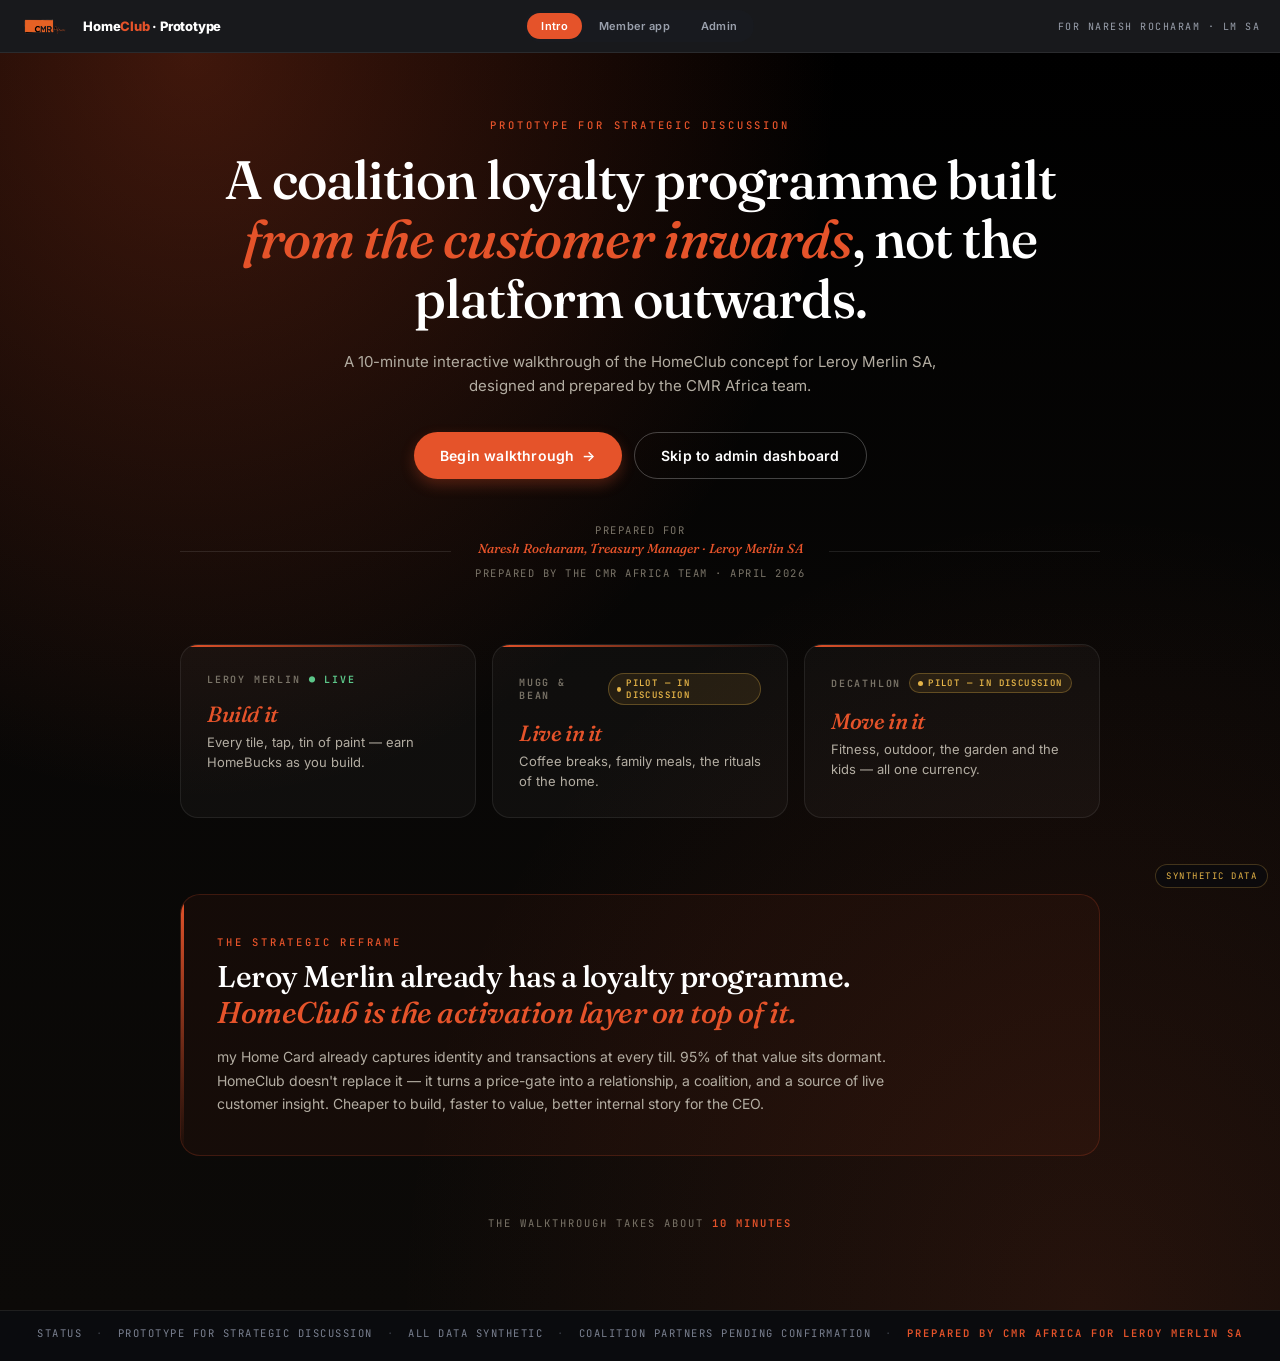
<file: Leroy Merlin Homeclub/homeclub/index.html>
<!DOCTYPE html>
<html lang="en">
<head>
<meta charset="UTF-8">
<meta name="viewport" content="width=device-width, initial-scale=1.0, viewport-fit=cover">
<meta name="theme-color" content="#0A0B0E">
<meta name="description" content="HomeClub by Leroy Merlin — an interactive prototype prepared by CMR Africa for Naresh Rocharam, Leroy Merlin SA.">
<title>HomeClub · Prototype for Leroy Merlin SA · CMR Africa</title>
<link rel="icon" type="image/png" href="assets/img/cmr-logo.png">
<link rel="manifest" href="manifest.webmanifest">

<link rel="preconnect" href="https://fonts.googleapis.com">
<link rel="preconnect" href="https://fonts.gstatic.com" crossorigin>
<link href="https://fonts.googleapis.com/css2?family=Fraunces:ital,opsz,wght@0,9..144,400;0,9..144,500;0,9..144,600;0,9..144,700;1,9..144,400;1,9..144,500&family=Inter:wght@300;400;500;600;700;800&family=JetBrains+Mono:wght@400;500;600;700&display=swap" rel="stylesheet">

<link rel="stylesheet" href="assets/css/tokens.css">
<link rel="stylesheet" href="assets/css/shared.css">
<link rel="stylesheet" href="assets/css/member.css">

<style>
/* Landing-only styles */
.landing-stage {
  min-height: 100vh;
  background:
    radial-gradient(ellipse at 15% 0%, rgba(229,83,42,0.28) 0%, transparent 42%),
    radial-gradient(ellipse at 85% 100%, rgba(229,83,42,0.12) 0%, transparent 45%),
    linear-gradient(180deg, #000 0%, #080706 50%, #0C0A08 100%);
  color: #fff;
  padding: 60px 24px 80px;
  display: flex; flex-direction: column; align-items: center;
}
.land-inner { max-width: 920px; width: 100%; }
.land-intro { text-align: center; margin-bottom: 48px; }
.land-intro .eyebrow { color: var(--hc-coral); display: inline-block; margin-bottom: 18px; }
.land-intro h1 {
  font-family: var(--ff-display); font-weight: 500;
  font-size: clamp(32px, 6vw, 54px); line-height: 1.1;
  letter-spacing: -1px; max-width: 900px; margin: 0 auto;
}
.land-intro h1 em { font-style: italic; color: var(--hc-coral); }
.land-intro .land-sub {
  font-size: 15px; color: #b3ada2; margin: 22px auto 0; max-width: 600px; line-height: 1.6;
}
.land-cta {
  display: flex; gap: 12px; justify-content: center; margin-top: 34px; flex-wrap: wrap;
}
.land-cta .btn { padding: 14px 26px; font-size: 14px; }
.land-cta .btn-ghost { color: #fff; border-color: rgba(255,255,255,0.25); }
.land-cta .btn-ghost:hover { background: rgba(255,255,255,0.06); border-color: rgba(255,255,255,0.4); }

.land-attribution {
  display: grid; grid-template-columns: 1fr auto 1fr; gap: 24px;
  align-items: center; margin-top: 44px;
  color: #7a7468;
  font-family: var(--ff-mono); font-size: 10.5px; letter-spacing: 1.5px; text-transform: uppercase;
}
.land-attribution .line { height: 1px; background: rgba(255,255,255,0.1); }
.land-attribution .label { text-align: center; }
.land-attribution .label strong { color: #fff; font-weight: 600; display: block; font-size: 11px; letter-spacing: 1.8px; }
.land-attribution .label em {
  font-family: var(--ff-display); font-style: italic; font-weight: 500; color: var(--hc-coral);
  font-size: 13px; letter-spacing: 0; text-transform: none; display: block; margin-top: 3px;
}

.land-pillars {
  display: grid; grid-template-columns: repeat(3, 1fr); gap: 16px;
  margin-top: 64px;
}
@media (max-width: 780px) { .land-pillars { grid-template-columns: 1fr; } }
.pillar {
  background: rgba(255,255,255,0.03);
  border: 1px solid rgba(255,255,255,0.08);
  border-radius: 18px; padding: 28px 26px 26px;
  position: relative; overflow: hidden;
  transition: transform 0.2s var(--ease-out), border-color 0.2s, background 0.2s;
}
.pillar:hover {
  transform: translateY(-4px);
  border-color: rgba(229,83,42,0.35);
  background: rgba(229,83,42,0.03);
}
.pillar::before {
  content: ''; position: absolute; top: 0; left: 0; right: 0; height: 2px;
  background: linear-gradient(90deg, var(--hc-coral), transparent);
}
.pillar .p-verb {
  font-family: var(--ff-display); font-weight: 500; font-size: 22px;
  letter-spacing: -0.4px; margin-bottom: 4px;
}
.pillar .p-verb em { font-style: italic; color: var(--hc-coral); }
.pillar .p-partner {
  font-family: var(--ff-mono); font-size: 10px; letter-spacing: 1.8px;
  text-transform: uppercase; color: #7a7468; font-weight: 600;
  display: flex; align-items: center; gap: 8px; margin-bottom: 14px;
}
.pillar .p-blurb { color: #b3ada2; font-size: 13px; line-height: 1.55; }

/* The strategic reframe block */
.reframe {
  margin-top: 76px;
  padding: 40px 36px;
  background: rgba(229,83,42,0.05);
  border: 1px solid rgba(229,83,42,0.2);
  border-radius: 20px;
  position: relative; overflow: hidden;
}
.reframe::before {
  content: ''; position: absolute; left: 0; top: 0; bottom: 0; width: 3px;
  background: linear-gradient(180deg, var(--hc-coral), transparent);
}
.reframe .eyebrow { color: var(--hc-coral); display: block; margin-bottom: 10px; }
.reframe h2 {
  font-family: var(--ff-display); font-weight: 500; font-size: clamp(22px, 3.5vw, 30px);
  line-height: 1.2; letter-spacing: -0.5px; max-width: 740px; margin-bottom: 14px;
}
.reframe h2 em { font-style: italic; color: var(--hc-coral); }
.reframe p { color: #b3ada2; font-size: 14px; line-height: 1.65; max-width: 680px; }

/* Walkthrough hint */
.walk-hint {
  margin-top: 60px; text-align: center;
  color: #7a7468; font-family: var(--ff-mono);
  font-size: 10.5px; letter-spacing: 2px; text-transform: uppercase;
}
.walk-hint strong { color: var(--hc-coral); font-weight: 600; }

</style>
</head>
<body>

<!-- Shared top bar -->
<nav class="proto-bar" data-proto-bar aria-label="HomeClub prototype navigation"></nav>

<main class="landing-stage">
  <div class="land-inner">

    <section class="land-intro">
      <span class="eyebrow" data-copy="landing.eyebrow">Prototype for strategic discussion</span>
      <h1 data-copy-html="landing.headline_html">A coalition loyalty programme built <em>from the customer inwards</em>, not the platform outwards.</h1>
      <p class="land-sub" data-copy="landing.sub">A 10-minute interactive walkthrough of the HomeClub concept for Leroy Merlin SA, designed and prepared by the CMR Africa team.</p>

      <div class="land-cta">
        <a class="btn btn-coral" href="app/onboarding.html">
          <span data-copy="landing.cta_primary">Begin walkthrough</span>
          <span aria-hidden="true">→</span>
        </a>
        <a class="btn btn-ghost" href="admin/index.html" data-copy="landing.cta_secondary">Skip to admin dashboard</a>
      </div>

      <div class="land-attribution">
        <div class="line"></div>
        <div class="label">
          <span data-copy="landing.prepared_for">Prepared for</span>
          <em data-copy="landing.prepared_for_name">Naresh Rocharam, Treasury Manager · Leroy Merlin SA</em>
          <span style="display:block; margin-top:10px" data-copy="landing.prepared_by">Prepared by the CMR Africa team · April 2026</span>
        </div>
        <div class="line"></div>
      </div>
    </section>

    <section class="land-pillars" aria-label="Three coalition pillars">
      <!-- pillars rendered by JS -->
    </section>

    <section class="reframe">
      <span class="eyebrow" data-copy="landing.reframe_eyebrow">The strategic reframe</span>
      <h2 data-copy-html="landing.reframe_headline_html"></h2>
      <p data-copy="landing.reframe_body"></p>
    </section>

    <div class="walk-hint">
      <span>The walkthrough takes about <strong>10 minutes</strong></span>
    </div>

  </div>
</main>

<footer class="disclosure-footer" data-disclosure-footer></footer>

<script src="assets/js/data.js"></script>
<script src="assets/js/app.js"></script>
<script>
(async () => {
  HomeClubApp.mountChrome({ pathPrefix: '', current: 'landing' });
  await HomeClubApp.initCopy('');

  // Render pillars
  const copy = HomeClubApp.getCopy();
  const host = document.querySelector('.land-pillars');
  if (host && copy.landing && copy.landing.pillars) {
    host.innerHTML = copy.landing.pillars.map(p => {
      const statusBadge = p.status === 'Live'
        ? `<span style="color:#5CC689; font-weight:700">● Live</span>`
        : `<span class="pilot-badge on-dark">Pilot — in discussion</span>`;
      return `
        <article class="pillar">
          <div class="p-partner">${p.partner} ${statusBadge}</div>
          <div class="p-verb"><em>${p.verb}</em></div>
          <p class="p-blurb">${p.blurb}</p>
        </article>
      `;
    }).join('');
  }
})();

// Register service worker (best-effort; ignored on file://)
if ('serviceWorker' in navigator) {
  window.addEventListener('load', () => {
    navigator.serviceWorker.register('service-worker.js').catch(() => {});
  });
}
</script>

</body>
</html>
</file>
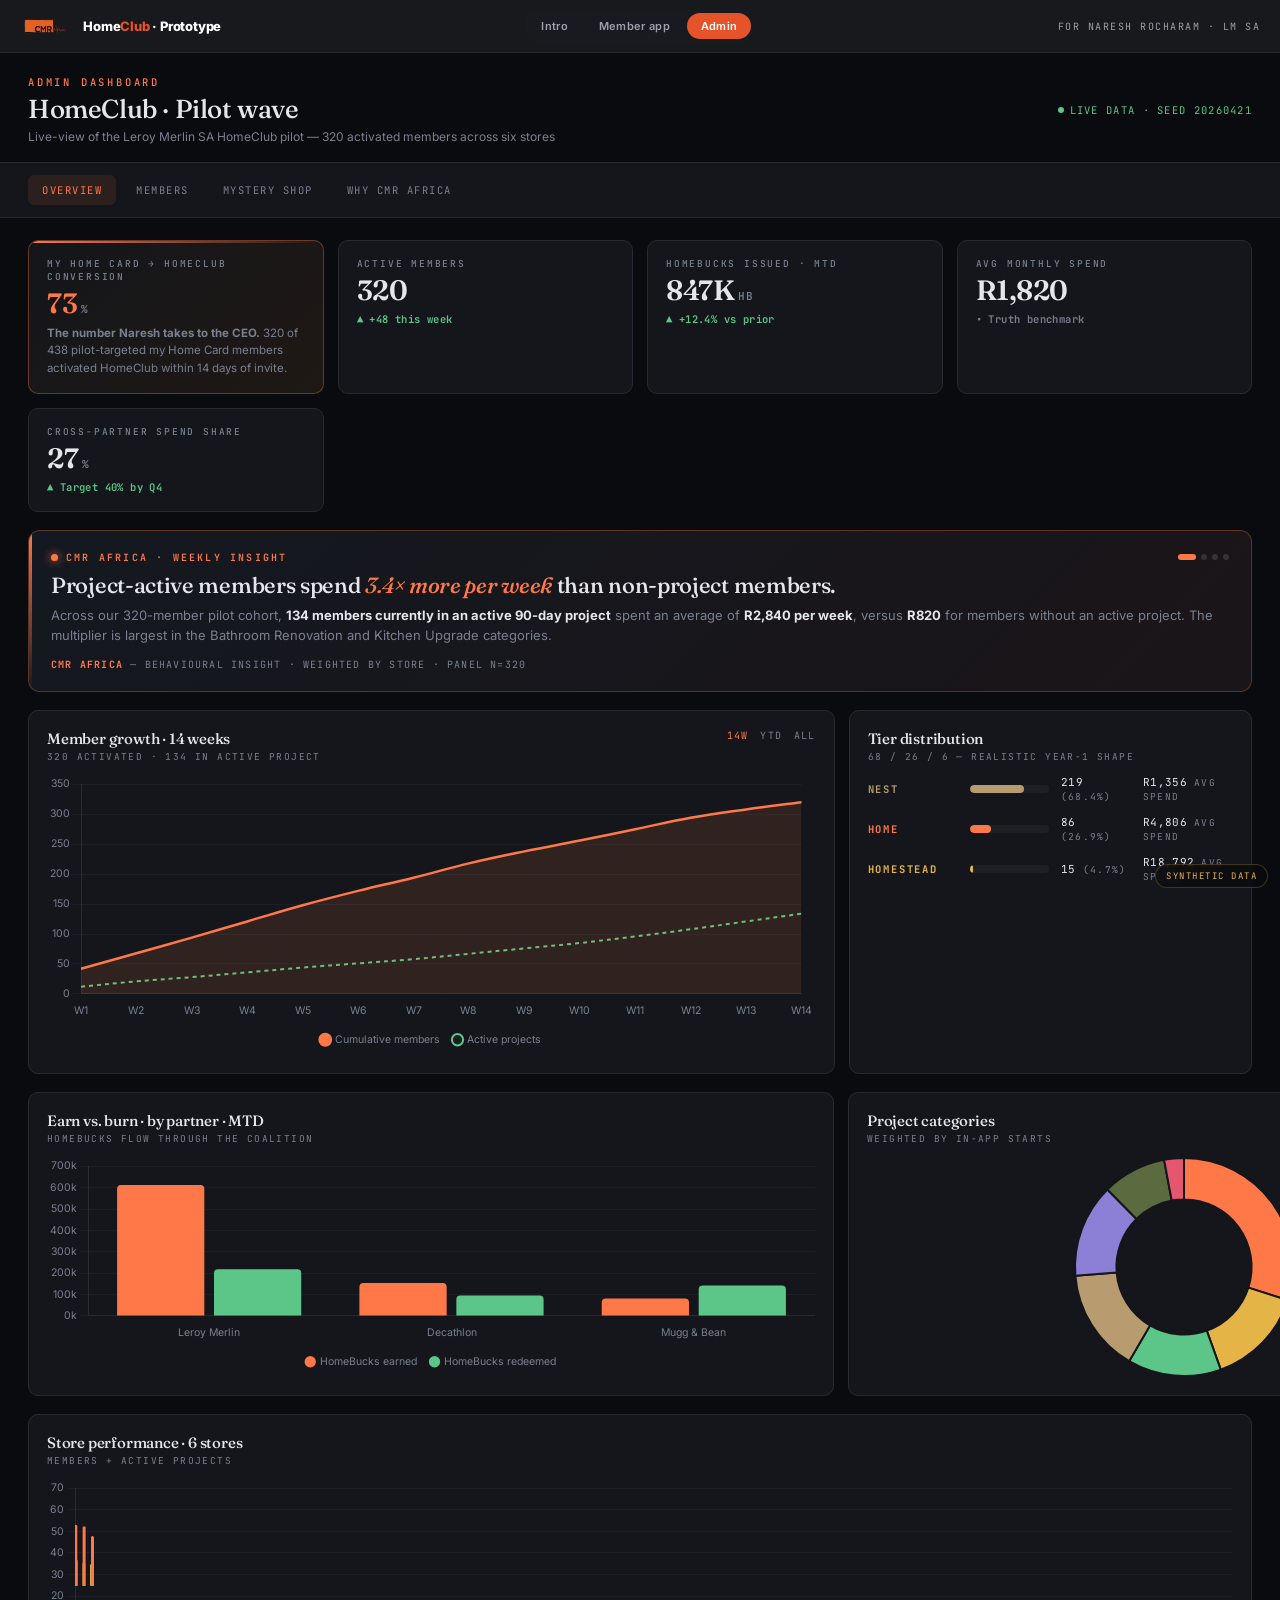
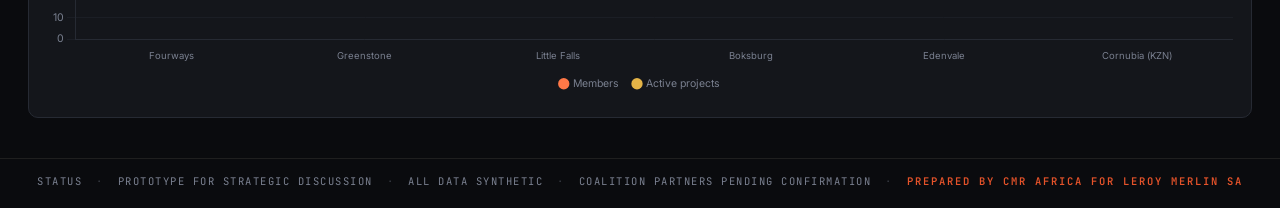
<file: Leroy Merlin Homeclub/homeclub/admin/index.html>
<!DOCTYPE html>
<html lang="en">
<head>
<meta charset="UTF-8">
<meta name="viewport" content="width=device-width, initial-scale=1.0, viewport-fit=cover">
<meta name="theme-color" content="#0A0B0E">
<title>HomeClub · Admin · Overview — for Naresh Rocharam</title>
<link rel="icon" type="image/png" href="../assets/img/cmr-logo.png">
<link rel="preconnect" href="https://fonts.googleapis.com">
<link rel="preconnect" href="https://fonts.gstatic.com" crossorigin>
<link href="https://fonts.googleapis.com/css2?family=Fraunces:ital,opsz,wght@0,9..144,400;0,9..144,500;0,9..144,600;0,9..144,700;1,9..144,400;1,9..144,500&family=Inter:wght@300;400;500;600;700;800&family=JetBrains+Mono:wght@400;500;600;700&display=swap" rel="stylesheet">
<link rel="stylesheet" href="../assets/css/tokens.css">
<link rel="stylesheet" href="../assets/css/shared.css">
<link rel="stylesheet" href="../assets/css/admin.css">
</head>
<body>

<nav class="proto-bar" data-proto-bar aria-label="HomeClub prototype navigation"></nav>

<main class="admin-stage">

  <header class="admin-header">
    <div class="ah-left">
      <span class="eyebrow ah-eyebrow" data-copy="admin_overview.eyebrow">Admin Dashboard</span>
      <h1 data-copy="admin_overview.headline">HomeClub · Pilot wave</h1>
      <div class="ah-sub" data-copy="admin_overview.sub">Live-view of the Leroy Merlin SA HomeClub pilot — 320 activated members across six stores</div>
    </div>
    <div class="ah-actions">
      <span class="ah-live">
        <span class="pulse" aria-hidden="true"></span>
        <span data-copy="admin_overview.live_label">Live · Seed 20260421</span>
      </span>
    </div>
  </header>

  <nav class="admin-subnav" aria-label="Admin sections">
    <a href="index.html" class="current" data-copy="admin_nav.overview">Overview</a>
    <a href="members.html" data-copy="admin_nav.members">Members</a>
    <a href="mystery-shop.html">Mystery Shop</a>
    <a href="why-cmr.html" data-copy="admin_nav.why_cmr">Why CMR Africa</a>
  </nav>

  <div class="admin-main">

    <!-- Hero KPI -->
    <section class="kpi-grid" id="kpi-row"></section>

    <!-- Rotating CMR Africa Weekly Insight -->
    <section class="insight-panel" aria-live="polite">
      <div class="i-head">
        <span class="i-eyebrow" data-copy="admin_overview.insight_eyebrow">CMR Africa · Weekly Insight</span>
        <div class="i-dots" data-insight-dots></div>
      </div>
      <h2 data-insight-headline></h2>
      <p class="i-body" data-insight-body></p>
      <div class="i-foot" data-insight-foot></div>
    </section>

    <!-- Charts: growth + tier distribution -->
    <section class="chart-grid">
      <div class="panel">
        <div class="p-head">
          <div>
            <div class="p-title" data-copy="admin_overview.panels.growth_title">Member growth · 14 weeks</div>
            <div class="p-sub" data-copy="admin_overview.panels.growth_sub">320 activated · 134 in active project</div>
          </div>
          <div class="p-actions">
            <a class="active" href="#">14w</a><a href="#">YTD</a><a href="#">All</a>
          </div>
        </div>
        <div class="chart-wrap"><canvas id="growthChart"></canvas></div>
      </div>

      <div class="panel">
        <div class="p-head">
          <div>
            <div class="p-title" data-copy="admin_overview.panels.tier_title">Tier distribution</div>
            <div class="p-sub" data-copy="admin_overview.panels.tier_sub">68 / 26 / 6 — realistic year-1 shape</div>
          </div>
        </div>
        <div class="tier-dist-list" id="tierDistList"></div>
      </div>
    </section>

    <!-- Charts: earn/burn + projects -->
    <section class="chart-grid">
      <div class="panel">
        <div class="p-head">
          <div>
            <div class="p-title" data-copy="admin_overview.panels.earnburn_title">Earn vs. burn · by partner · MTD</div>
            <div class="p-sub" data-copy="admin_overview.panels.earnburn_sub">HomeBucks flow through the coalition</div>
          </div>
        </div>
        <div class="chart-wrap sm"><canvas id="earnBurnChart"></canvas></div>
      </div>
      <div class="panel">
        <div class="p-head">
          <div>
            <div class="p-title" data-copy="admin_overview.panels.proj_title">Project categories</div>
            <div class="p-sub" data-copy="admin_overview.panels.proj_sub">Weighted by in-app starts</div>
          </div>
        </div>
        <div class="chart-wrap sm"><canvas id="projChart"></canvas></div>
      </div>
    </section>

    <!-- Store performance full width -->
    <section style="margin-top: 14px">
      <div class="panel">
        <div class="p-head">
          <div>
            <div class="p-title" data-copy="admin_overview.panels.store_title">Store performance · 6 stores</div>
            <div class="p-sub" data-copy="admin_overview.panels.store_sub">Members + active projects</div>
          </div>
        </div>
        <div class="chart-wrap sm"><canvas id="storeChart"></canvas></div>
      </div>
    </section>

  </div>
</main>

<footer class="disclosure-footer" data-disclosure-footer></footer>

<script src="../vendor/chart.umd.min.js"></script>
<script src="../assets/js/data.js"></script>
<script src="../assets/js/charts.js"></script>
<script src="../assets/js/app.js"></script>
<script>
(async () => {
  HomeClubApp.mountChrome({ pathPrefix: '../', current: 'admin' });
  await HomeClubApp.initCopy('../');

  const copy = HomeClubApp.getCopy();

  // -------- KPIs --------
  const row = document.getElementById('kpi-row');
  const kpis = copy.admin_overview.kpis;
  const hero = copy.admin_overview.hero_kpi;
  const trendSym = { up: '▲', down: '▼', neutral: '•' };
  row.innerHTML = `
    <div class="kpi hero">
      <div class="k-label">${hero.label}</div>
      <div class="k-value">${hero.value}<span class="k-unit">${hero.unit}</span></div>
      <div style="margin-top:8px; font-size:11.5px; color:var(--d-text-mute); line-height:1.5">${hero.caption_html}</div>
    </div>
    ${kpis.map(k => `
      <div class="kpi">
        <div class="k-label">${k.label}</div>
        <div class="k-value">${k.value}<span class="k-unit">${k.unit}</span></div>
        <div class="k-trend ${k.dir}">${trendSym[k.dir]} ${k.trend}</div>
      </div>
    `).join('')}
  `;

  // -------- Insight rotator --------
  HomeClubApp.mountInsightRotator(document.querySelector('.insight-panel'), copy.admin_overview.insight_rotator);

  // -------- Charts --------
  HomeClubCharts.setChartDefaults();
  HomeClubCharts.growthChart(document.getElementById('growthChart'));
  HomeClubCharts.earnBurnChart(document.getElementById('earnBurnChart'));
  HomeClubCharts.storeChart(document.getElementById('storeChart'));
  HomeClubCharts.projChart(document.getElementById('projChart'));

  // -------- Tier distribution --------
  const d = HomeClubData;
  const tierColors = { NEST: '#B89B6E', HOME: '#FF7847', HOMESTEAD: '#E5B447' };
  const tierList = document.getElementById('tierDistList');
  tierList.innerHTML = d.TIERS.map(t => {
    const b = d.tierBuckets[t.name];
    const pct = (b.count / d.MEMBERS.length * 100).toFixed(1);
    const avg = Math.round(b.totalSpend / Math.max(1, b.count));
    return `
      <div class="tier-dist-row">
        <div class="tname ${t.name.toLowerCase()}">${t.name}</div>
        <div class="bar-wrap"><div class="bar-fill" style="width:${pct}%; background:${tierColors[t.name]}"></div></div>
        <div class="tstat">${b.count} <span>(${pct}%)</span></div>
        <div class="tstat">R${avg.toLocaleString()} <span>avg spend</span></div>
      </div>
    `;
  }).join('');

})();

if ('serviceWorker' in navigator) {
  window.addEventListener('load', () => navigator.serviceWorker.register('../service-worker.js').catch(() => {}));
}
</script>
</body>
</html>
</file>
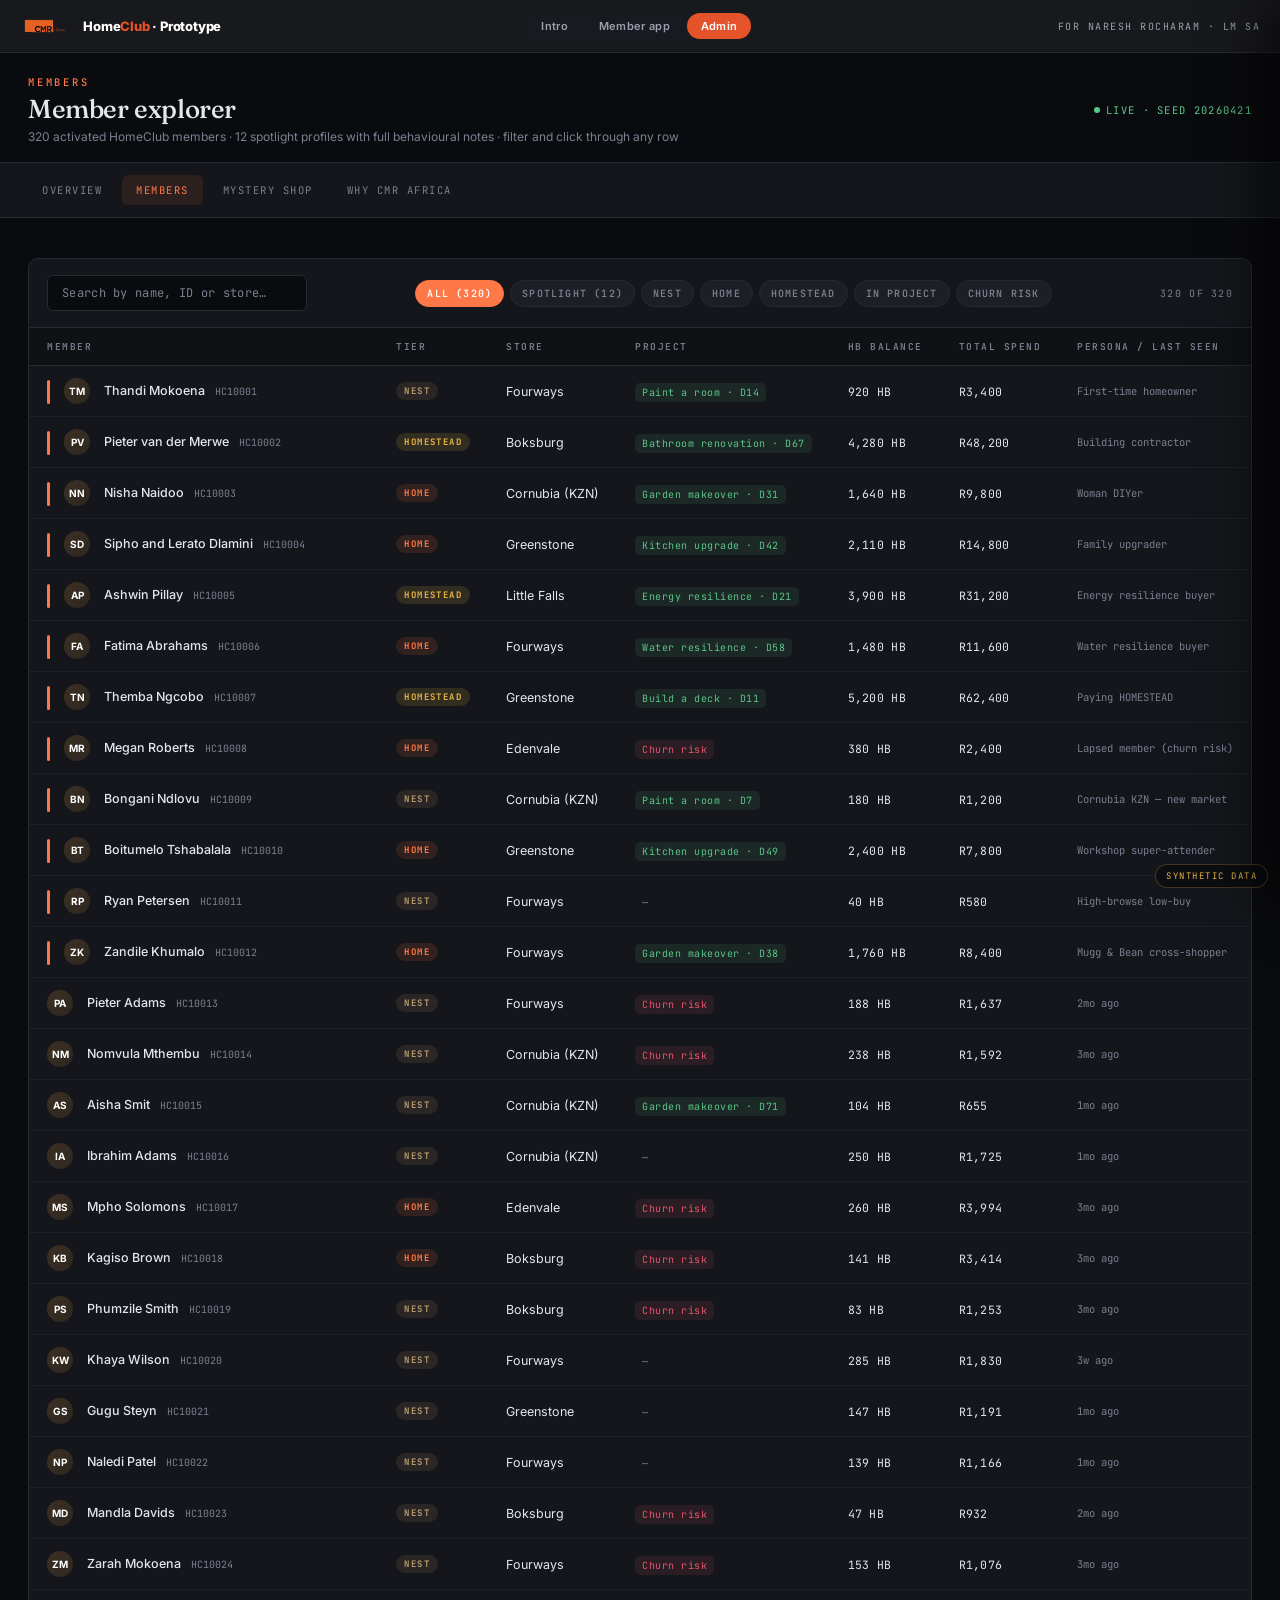
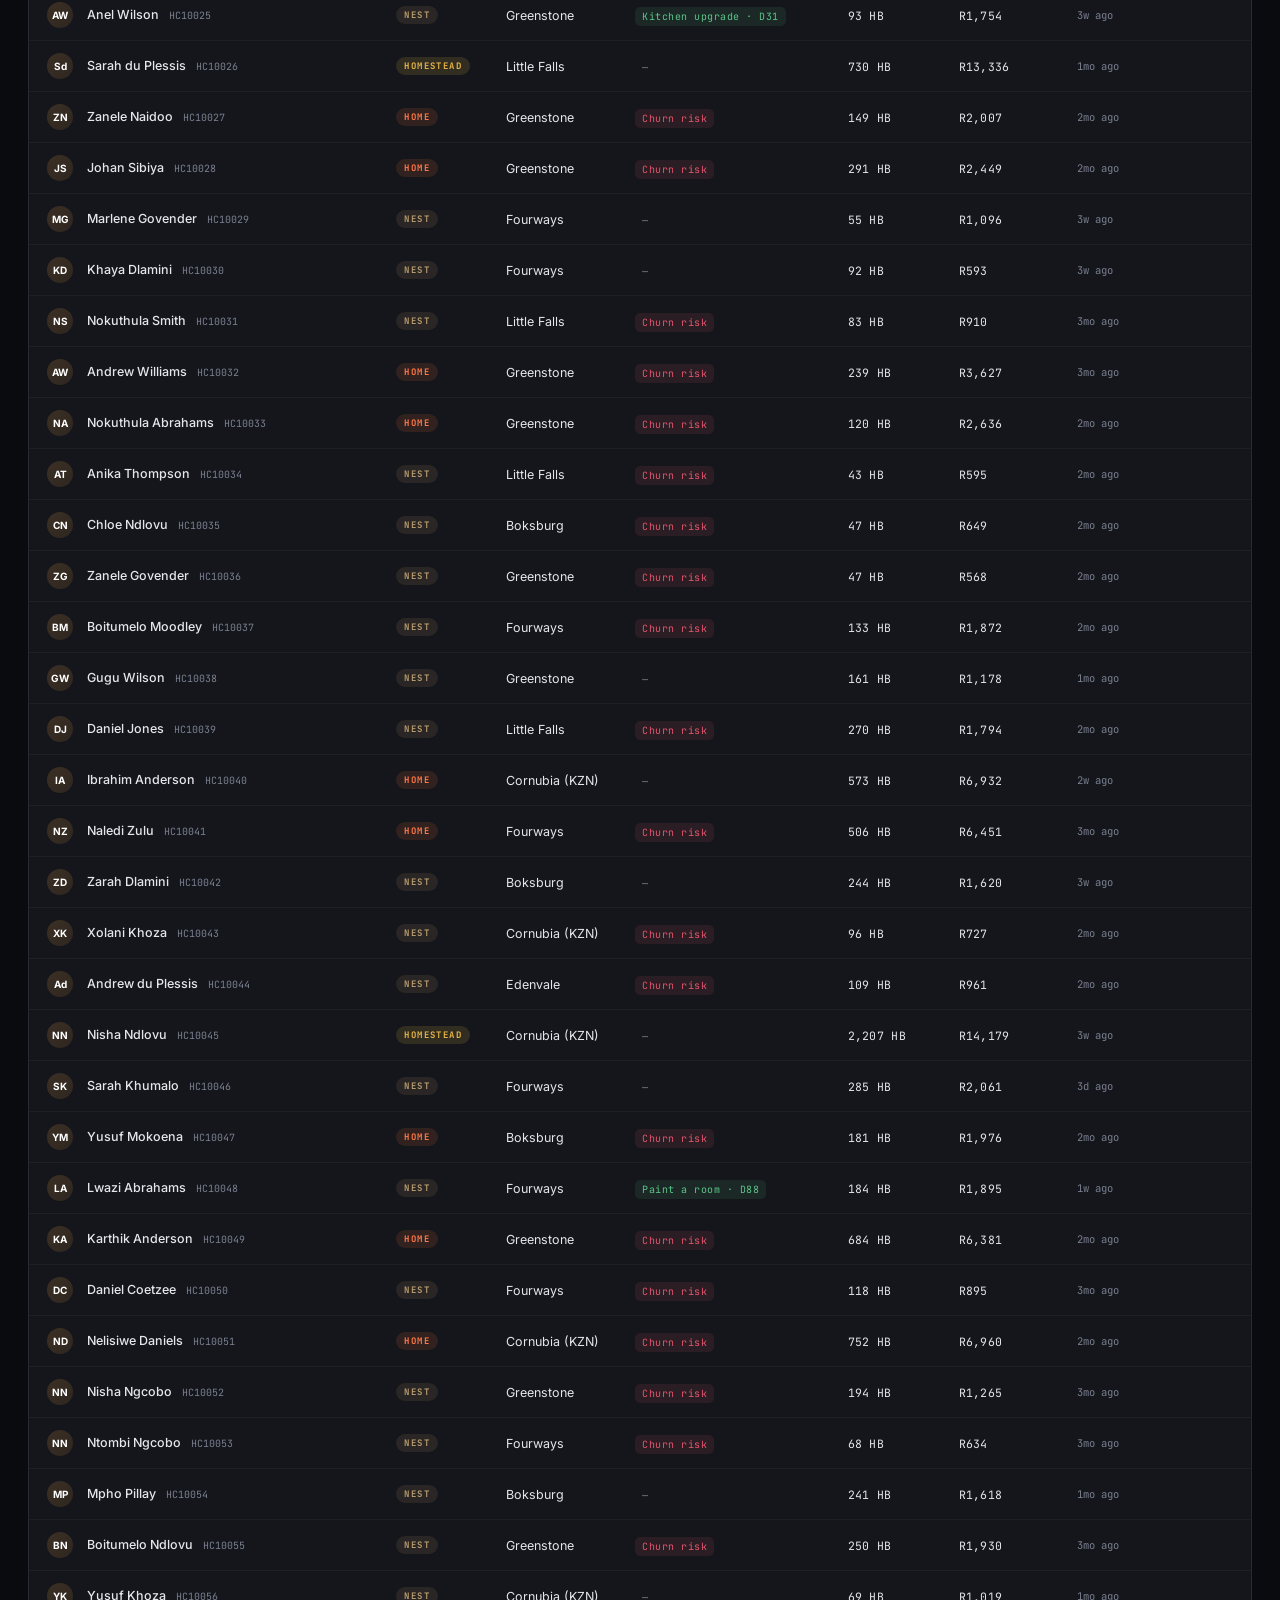
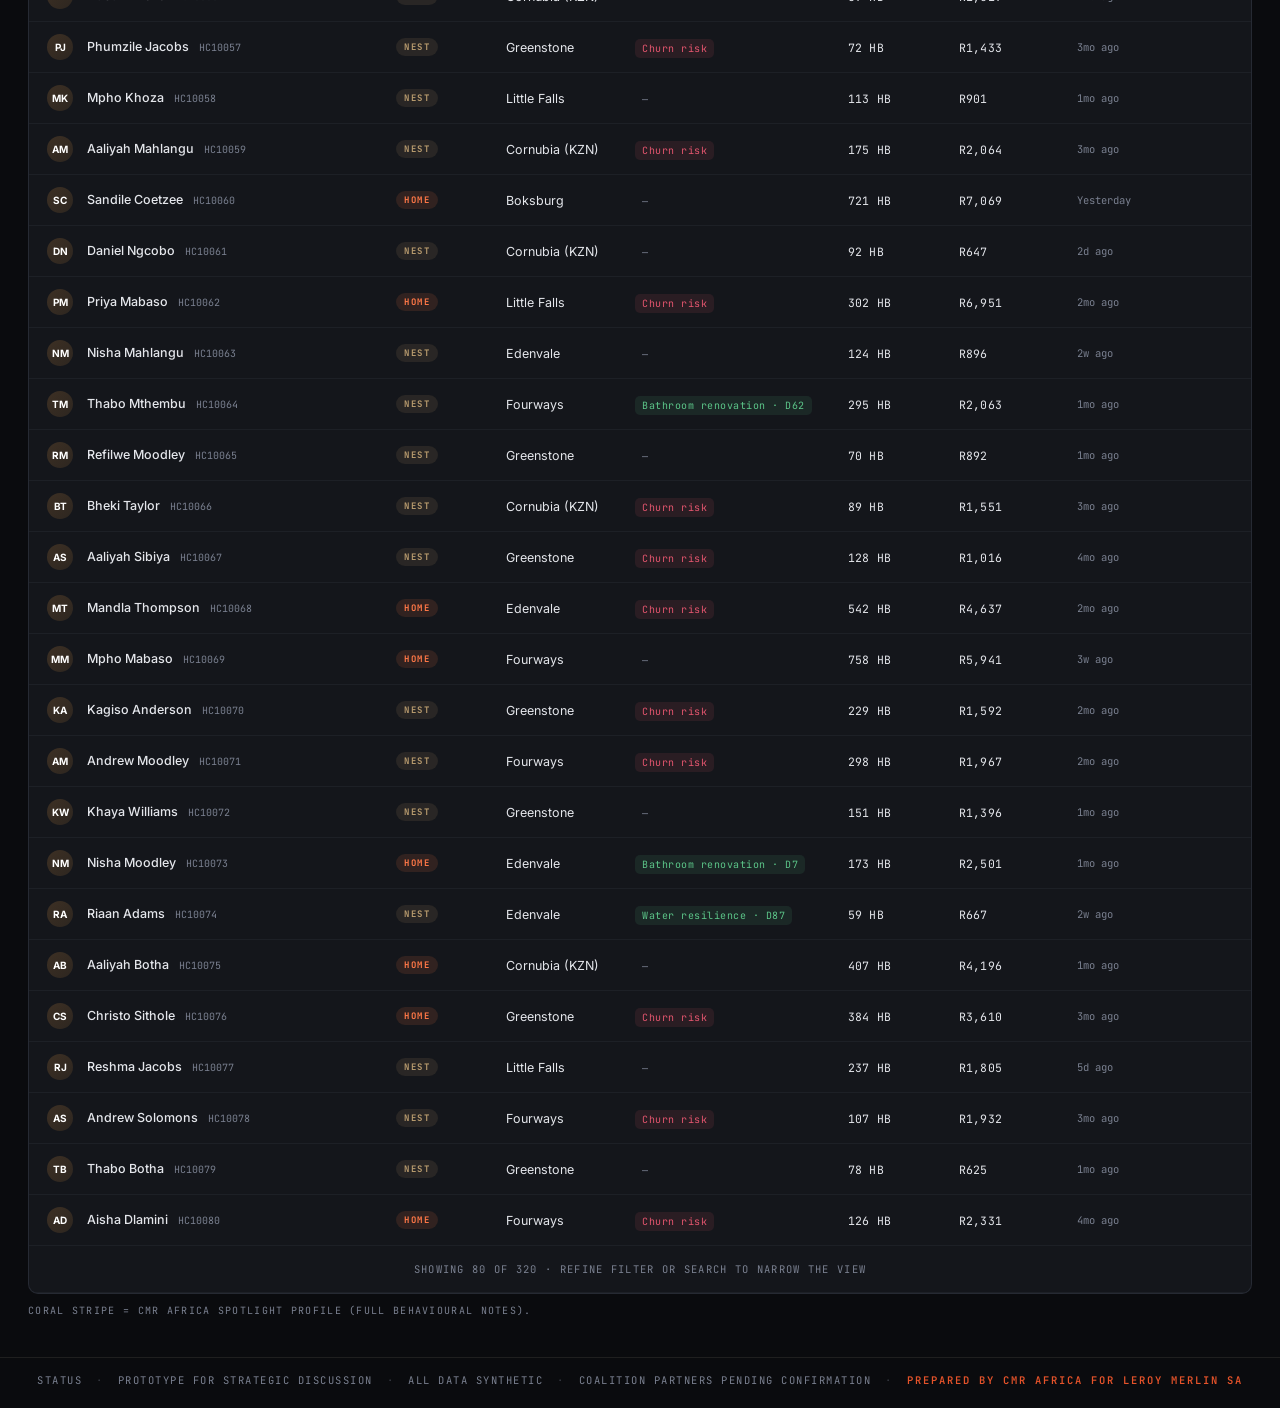
<file: Leroy Merlin Homeclub/homeclub/admin/members.html>
<!DOCTYPE html>
<html lang="en">
<head>
<meta charset="UTF-8">
<meta name="viewport" content="width=device-width, initial-scale=1.0, viewport-fit=cover">
<meta name="theme-color" content="#0A0B0E">
<title>HomeClub · Admin · Member explorer</title>
<link rel="icon" type="image/png" href="../assets/img/cmr-logo.png">
<link rel="preconnect" href="https://fonts.googleapis.com">
<link rel="preconnect" href="https://fonts.gstatic.com" crossorigin>
<link href="https://fonts.googleapis.com/css2?family=Fraunces:ital,opsz,wght@0,9..144,400;0,9..144,500;0,9..144,600;0,9..144,700;1,9..144,400;1,9..144,500&family=Inter:wght@300;400;500;600;700;800&family=JetBrains+Mono:wght@400;500;600;700&display=swap" rel="stylesheet">
<link rel="stylesheet" href="../assets/css/tokens.css">
<link rel="stylesheet" href="../assets/css/shared.css">
<link rel="stylesheet" href="../assets/css/admin.css">
</head>
<body>

<nav class="proto-bar" data-proto-bar aria-label="HomeClub prototype navigation"></nav>

<main class="admin-stage">

  <header class="admin-header">
    <div class="ah-left">
      <span class="eyebrow ah-eyebrow" data-copy="admin_members.eyebrow">Members</span>
      <h1 data-copy="admin_members.headline">Member explorer</h1>
      <div class="ah-sub" data-copy="admin_members.sub">320 activated HomeClub members · filter, search, click any row to see behavioural notes.</div>
    </div>
    <div class="ah-actions">
      <span class="ah-live"><span class="pulse" aria-hidden="true"></span>Live · Seed 20260421</span>
    </div>
  </header>

  <nav class="admin-subnav" aria-label="Admin sections">
    <a href="index.html" data-copy="admin_nav.overview">Overview</a>
    <a href="members.html" class="current" data-copy="admin_nav.members">Members</a>
    <a href="mystery-shop.html">Mystery Shop</a>
    <a href="why-cmr.html" data-copy="admin_nav.why_cmr">Why CMR Africa</a>
  </nav>

  <div class="admin-main">

    <div class="members-panel">
      <div class="members-toolbar">
        <input type="search" class="search-input" id="searchInput" placeholder="Search by name, ID or store…" aria-label="Search members">
        <div class="filter-chips" id="chips"></div>
        <div style="font-family:var(--ff-mono); font-size:10px; letter-spacing:1.3px; color:var(--d-text-mute); text-transform:uppercase" id="resultCount">320 of 320</div>
      </div>

      <div class="members-table-wrap">
        <table class="members-table" id="membersTable">
          <thead>
            <tr>
              <th style="width: 30%">Member</th>
              <th>Tier</th>
              <th>Store</th>
              <th>Project</th>
              <th>HB balance</th>
              <th>Total spend</th>
              <th>Persona / last seen</th>
            </tr>
          </thead>
          <tbody id="membersTbody"></tbody>
        </table>
      </div>

      <div style="margin-top:10px; font-family:var(--ff-mono); font-size:10px; letter-spacing:1.3px; text-transform:uppercase; color:var(--d-text-mute)" data-copy="admin_members.spotlight_caption">Coral stripe = CMR Africa spotlight profile (full behavioural notes).</div>
    </div>

  </div>

  <!-- Drawer -->
  <aside class="member-drawer" id="drawer" aria-label="Member detail">
    <button class="drawer-close" id="drawerClose" aria-label="Close drawer">← Back</button>
    <div id="drawerBody"></div>
  </aside>
  <div class="member-backdrop" id="backdrop"></div>
</main>

<footer class="disclosure-footer" data-disclosure-footer></footer>

<script src="../assets/js/data.js"></script>
<script src="../assets/js/app.js"></script>
<script>
(async () => {
  HomeClubApp.mountChrome({ pathPrefix: '../', current: 'admin' });
  await HomeClubApp.initCopy('../');

  const copy = HomeClubApp.getCopy();
  const d = HomeClubData;

  // ---- Filter state ----
  let currentFilter = 'all';
  let currentSearch = '';

  // Chips
  const chips = document.getElementById('chips');
  chips.innerHTML = copy.admin_members.filters.map((f, i) =>
    `<button class="chip ${i===0 ? 'active' : ''}" data-filter="${f.key}">${f.label}</button>`
  ).join('');
  chips.addEventListener('click', e => {
    const b = e.target.closest('.chip');
    if (!b) return;
    chips.querySelectorAll('.chip').forEach(c => c.classList.remove('active'));
    b.classList.add('active');
    currentFilter = b.dataset.filter;
    render();
  });

  // Search
  document.getElementById('searchInput').addEventListener('input', e => {
    currentSearch = e.target.value.toLowerCase().trim();
    render();
  });

  // ---- Row click → drawer ----
  const drawer    = document.getElementById('drawer');
  const backdrop  = document.getElementById('backdrop');
  const drawerBody = document.getElementById('drawerBody');

  function openDrawer(m){
    const isSpotlight = !!m.bio;
    drawerBody.innerHTML = `
      <div class="d-eyebrow">${isSpotlight ? 'Spotlight profile · ' + (m.persona || '') : 'Member record'}</div>
      <h3>${m.name}</h3>
      <div class="d-id">${m.id} · ${m.store}</div>

      <div class="d-meta-grid">
        <div class="d-meta"><div class="ml">Tier</div><div class="mv">${m.tier}</div></div>
        <div class="d-meta"><div class="ml">HB balance</div><div class="mv">${m.hbBalance.toLocaleString()} HB</div></div>
        <div class="d-meta"><div class="ml">Total spend</div><div class="mv">R${m.totalSpend.toLocaleString()}</div></div>
        <div class="d-meta"><div class="ml">Active project</div><div class="mv" style="font-size:14px">${m.project ? m.project + ' · D' + m.projectDay : '—'}</div></div>
      </div>

      ${isSpotlight ? `
        <h4>Member story</h4>
        <div class="d-bio">${m.bio}</div>
        <h4>CMR Africa insight</h4>
        <div class="d-insight"><strong>Why this member matters:</strong> ${m.insight}</div>
      ` : `
        <h4>Record</h4>
        <div class="d-insight" style="border-color:rgba(122,128,144,0.3); background:rgba(255,255,255,0.02); color:var(--d-text-mute)">
          Lighter record — one of the 308 non-spotlight members in the pilot cohort. In a live deployment this drawer would pull full transaction history, project timeline, and predicted next-purchase category from the CMR Africa insight layer.
        </div>
      `}
    `;
    drawer.classList.add('open');
    backdrop.classList.add('open');
  }
  function closeDrawer(){
    drawer.classList.remove('open');
    backdrop.classList.remove('open');
  }
  document.getElementById('drawerClose').addEventListener('click', closeDrawer);
  backdrop.addEventListener('click', closeDrawer);
  document.addEventListener('keydown', e => { if (e.key === 'Escape') closeDrawer(); });

  // ---- Render table ----
  const tbody = document.getElementById('membersTbody');
  const resultCount = document.getElementById('resultCount');

  function matches(m){
    if (currentFilter === 'spotlight' && !m.bio) return false;
    if (currentFilter === 'nest'      && m.tier !== 'NEST') return false;
    if (currentFilter === 'home'      && m.tier !== 'HOME') return false;
    if (currentFilter === 'homestead' && m.tier !== 'HOMESTEAD') return false;
    if (currentFilter === 'project'   && !m.project) return false;
    if (currentFilter === 'lapsed'    && !m.isLapsed) return false;
    if (currentSearch) {
      const hay = (m.name + ' ' + m.id + ' ' + m.store).toLowerCase();
      if (!hay.includes(currentSearch)) return false;
    }
    return true;
  }

  function render(){
    const list = d.MEMBERS.filter(matches);
    resultCount.textContent = list.length + ' of ' + d.MEMBERS.length;
    // Cap visible rows to 80 for performance; show note if truncated
    const capped = list.slice(0, 80);
    tbody.innerHTML = capped.map(m => {
      const isSpotlight = !!m.bio;
      const lastSeen = m.lastVisitLabel || (isSpotlight ? (m.joinedDays + 'd member') : '—');
      const projBadge = m.isLapsed
        ? '<span class="proj-badge churn">Churn risk</span>'
        : m.project
          ? `<span class="proj-badge">${m.project} · D${m.projectDay}</span>`
          : '<span class="proj-badge none">—</span>';
      return `
        <tr class="${isSpotlight ? 'spotlight' : ''}" data-id="${m.id}">
          <td>
            <span class="member-avatar-sm">${m.initials}</span>
            <span style="font-weight:500">${m.name}</span>
            <span style="font-family:var(--ff-mono); font-size:10px; color:var(--d-text-mute); margin-left:6px">${m.id}</span>
          </td>
          <td><span class="tier-pill ${m.tier.toLowerCase()}">${m.tier}</span></td>
          <td>${m.store}</td>
          <td>${projBadge}</td>
          <td class="amount-mono">${m.hbBalance.toLocaleString()} HB</td>
          <td class="amount-mono">R${m.totalSpend.toLocaleString()}</td>
          <td style="color:var(--d-text-mute); font-family:var(--ff-mono); font-size:10.5px">${isSpotlight ? m.persona : lastSeen}</td>
        </tr>
      `;
    }).join('');

    if (list.length > 80) {
      tbody.insertAdjacentHTML('beforeend', `
        <tr><td colspan="7" style="text-align:center; padding:16px; color:var(--d-text-mute); font-family:var(--ff-mono); font-size:10.5px; letter-spacing:1.3px; text-transform:uppercase">
          Showing 80 of ${list.length} · Refine filter or search to narrow the view
        </td></tr>
      `);
    }

    tbody.querySelectorAll('tr[data-id]').forEach(tr => {
      tr.addEventListener('click', () => {
        const m = d.MEMBERS.find(x => x.id === tr.dataset.id);
        if (m) openDrawer(m);
      });
    });
  }

  render();

})();

if ('serviceWorker' in navigator) {
  window.addEventListener('load', () => navigator.serviceWorker.register('../service-worker.js').catch(() => {}));
}
</script>
</body>
</html>
</file>
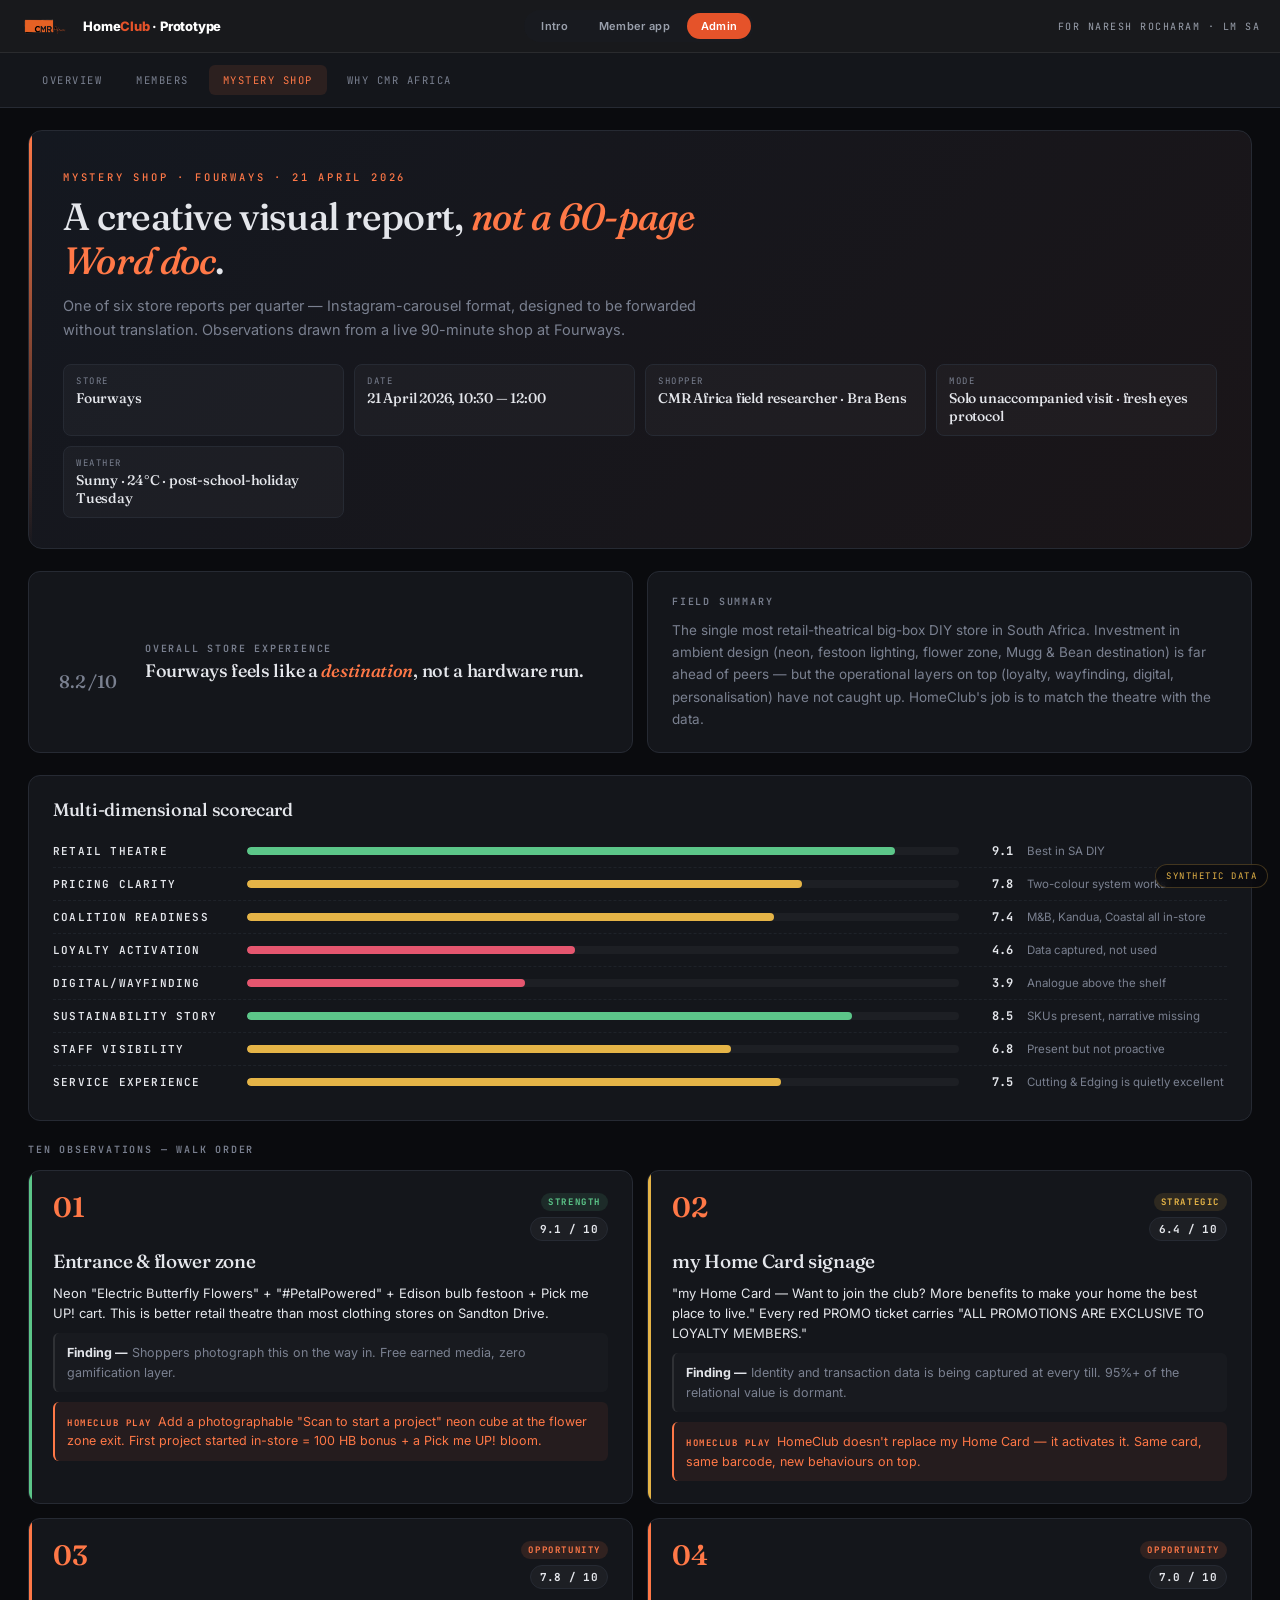
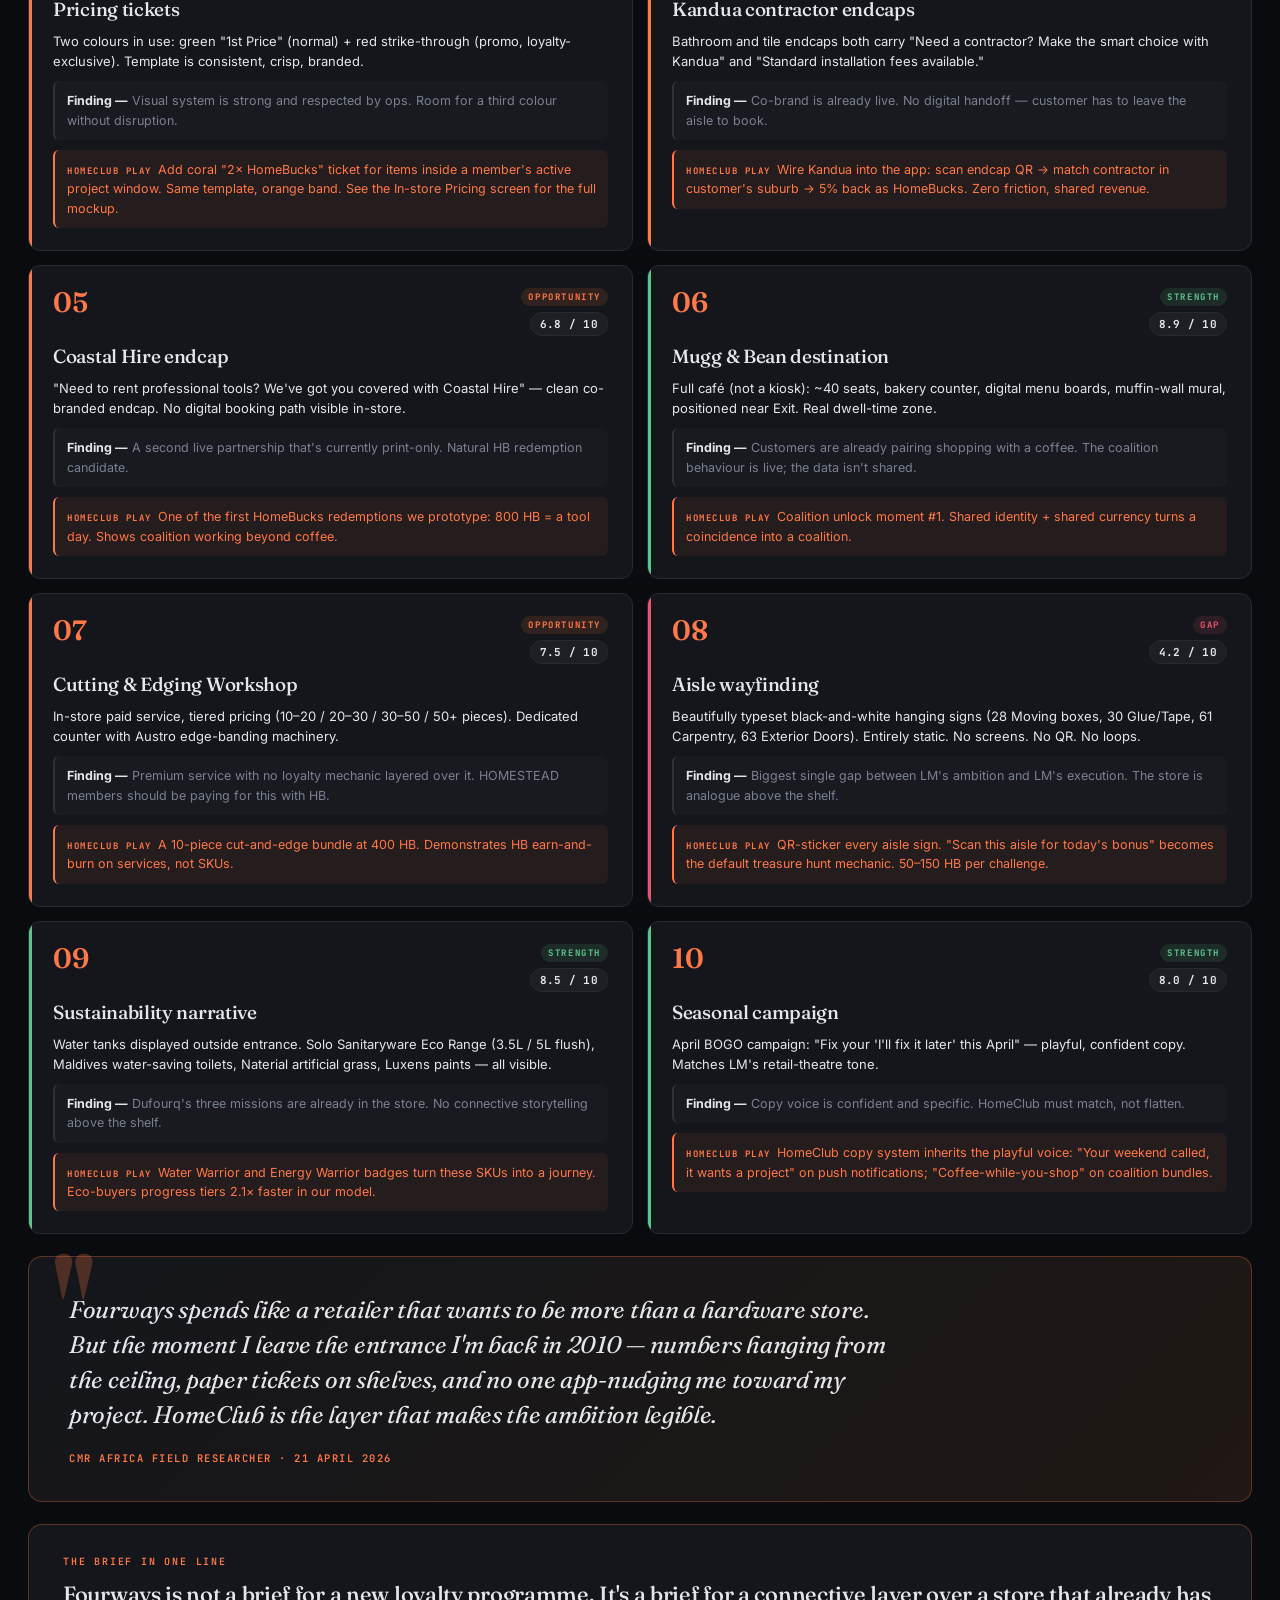
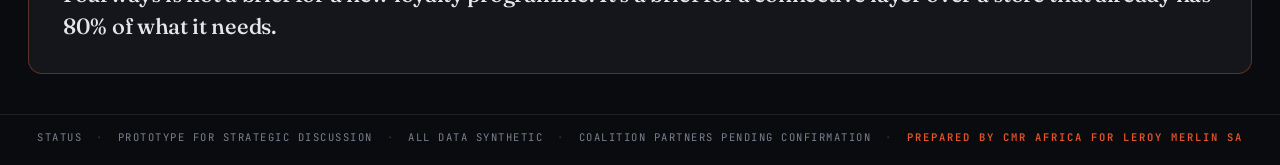
<file: Leroy Merlin Homeclub/homeclub/admin/mystery-shop.html>
<!DOCTYPE html>
<html lang="en">
<head>
<meta charset="UTF-8">
<meta name="viewport" content="width=device-width, initial-scale=1.0, viewport-fit=cover">
<meta name="theme-color" content="#0A0B0E">
<title>HomeClub · Admin · Mystery Shop · Fourways · 21 April 2026</title>
<link rel="icon" type="image/png" href="../assets/img/cmr-logo.png">
<link rel="preconnect" href="https://fonts.googleapis.com">
<link rel="preconnect" href="https://fonts.gstatic.com" crossorigin>
<link href="https://fonts.googleapis.com/css2?family=Fraunces:ital,opsz,wght@0,9..144,400;0,9..144,500;0,9..144,600;0,9..144,700;1,9..144,400;1,9..144,500&family=Inter:wght@300;400;500;600;700;800&family=JetBrains+Mono:wght@400;500;600;700&display=swap" rel="stylesheet">
<link rel="stylesheet" href="../assets/css/tokens.css">
<link rel="stylesheet" href="../assets/css/shared.css">
<link rel="stylesheet" href="../assets/css/admin.css">
<link rel="stylesheet" href="../assets/css/specials.css">
</head>
<body>

<nav class="proto-bar" data-proto-bar aria-label="HomeClub prototype navigation"></nav>

<main class="admin-stage">

  <nav class="admin-subnav" aria-label="Admin sections" style="margin-top: 0">
    <a href="index.html" data-copy="admin_nav.overview">Overview</a>
    <a href="members.html" data-copy="admin_nav.members">Members</a>
    <a href="mystery-shop.html" class="current">Mystery Shop</a>
    <a href="why-cmr.html" data-copy="admin_nav.why_cmr">Why CMR Africa</a>
  </nav>

  <div class="admin-main">

    <section class="ms-hero">
      <span class="eyebrow m-eyebrow" data-copy="mystery_shop.eyebrow">Mystery Shop · Fourways · 21 April 2026</span>
      <h1 data-copy-html="mystery_shop.headline_html">A creative visual report, <em>not a 60-page Word doc</em>.</h1>
      <p class="m-sub" data-copy="mystery_shop.sub"></p>

      <div class="ms-meta" id="msMeta"></div>
    </section>

    <section class="ms-topline">
      <div class="ms-score">
        <div>
          <div class="big"><span data-copy="mystery_shop.overall.score">8.2</span><span data-copy="mystery_shop.overall.score_unit">/10</span></div>
        </div>
        <div>
          <div class="lbl" data-copy="mystery_shop.overall.score_label">Overall store experience</div>
          <h2 data-copy-html="mystery_shop.overall.headline_html"></h2>
        </div>
      </div>
      <div class="ms-summary">
        <div class="lbl">Field summary</div>
        <p data-copy="mystery_shop.overall.summary"></p>
      </div>
    </section>

    <section class="ms-scorecard">
      <h3>Multi-dimensional scorecard</h3>
      <div id="scorecard"></div>
    </section>

    <section>
      <div style="font-family: var(--ff-mono); font-size: 10px; letter-spacing: 1.8px; text-transform: uppercase; color: var(--d-text-mute); font-weight: 600; margin-bottom: 14px">Ten observations — walk order</div>
      <div class="ms-cards" id="msCards"></div>
    </section>

    <section class="ms-quote">
      <blockquote data-copy="mystery_shop.shopper_quote"></blockquote>
      <div class="ms-quote-attr" data-copy="mystery_shop.shopper_name">CMR Africa field researcher · 21 April 2026</div>
    </section>

    <section class="ms-closing">
      <span class="lbl">The brief in one line</span>
      <div data-copy="mystery_shop.closing"></div>
    </section>

  </div>
</main>

<footer class="disclosure-footer" data-disclosure-footer></footer>

<script src="../assets/js/data.js"></script>
<script src="../assets/js/app.js"></script>
<script>
(async () => {
  HomeClubApp.mountChrome({ pathPrefix: '../', current: 'admin' });
  await HomeClubApp.initCopy('../');

  const copy = HomeClubApp.getCopy();
  const ms = copy.mystery_shop || {};

  // Meta row
  const meta = ms.visit_meta || {};
  const metaPairs = [
    { label: 'Store',    value: meta.store   },
    { label: 'Date',     value: meta.date    },
    { label: 'Shopper',  value: meta.shopper },
    { label: 'Mode',     value: meta.mode    },
    { label: 'Weather',  value: meta.weather }
  ].filter(p => p.value);
  document.getElementById('msMeta').innerHTML = metaPairs.map(p => `
    <div class="m">
      <div class="ml">${p.label}</div>
      <div class="mv">${p.value}</div>
    </div>
  `).join('');

  // Scorecard
  const sc = ms.scorecard || [];
  document.getElementById('scorecard').innerHTML = sc.map(row => {
    const pct = Math.max(0, Math.min(100, row.v * 10));
    const cls = row.v >= 8 ? 'hi' : row.v >= 6 ? 'mid' : 'low';
    return `
      <div class="sc-row">
        <div class="dim">${row.dim}</div>
        <div class="sc-bar"><div class="sc-fill ${cls}" style="width: ${pct}%"></div></div>
        <div class="sc-val">${row.v.toFixed(1)}</div>
        <div class="sc-note">${row.note}</div>
      </div>
    `;
  }).join('');

  // Cards
  const cards = ms.cards || [];
  document.getElementById('msCards').innerHTML = cards.map(c => `
    <article class="ms-card tone-${c.tone}">
      <div class="ms-top">
        <div class="ms-n">${c.n}</div>
        <div style="display:flex; flex-direction:column; align-items:flex-end; gap:6px">
          <span class="ms-tone">${c.tone}</span>
          <span class="ms-score-pill">${c.score.toFixed(1)} / 10</span>
        </div>
      </div>
      <h3>${c.zone}</h3>
      <div class="ms-obs">${c.obs}</div>
      <div class="ms-find"><strong>Finding —</strong> ${c.finding}</div>
      <div class="ms-hc"><span class="tag">HomeClub play</span>${c.homeclub}</div>
    </article>
  `).join('');
})();

if ('serviceWorker' in navigator) {
  window.addEventListener('load', () => navigator.serviceWorker.register('../service-worker.js').catch(() => {}));
}
</script>
</body>
</html>
</file>
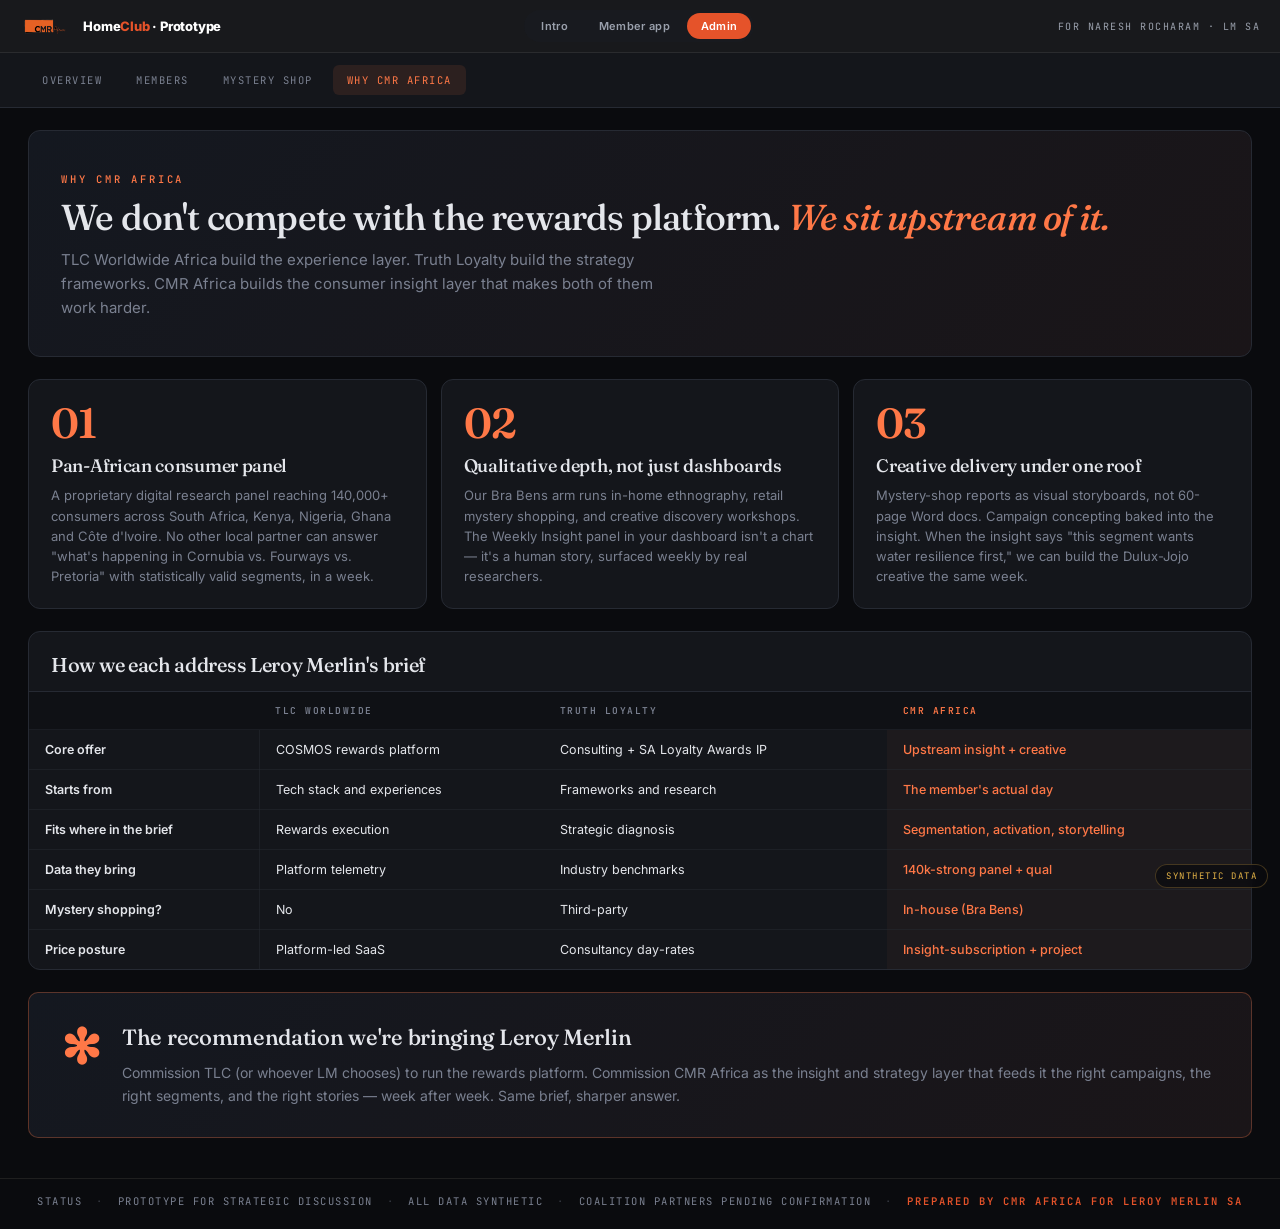
<file: Leroy Merlin Homeclub/homeclub/admin/why-cmr.html>
<!DOCTYPE html>
<html lang="en">
<head>
<meta charset="UTF-8">
<meta name="viewport" content="width=device-width, initial-scale=1.0, viewport-fit=cover">
<meta name="theme-color" content="#0A0B0E">
<title>HomeClub · Admin · Why CMR Africa</title>
<link rel="icon" type="image/png" href="../assets/img/cmr-logo.png">
<link rel="preconnect" href="https://fonts.googleapis.com">
<link rel="preconnect" href="https://fonts.gstatic.com" crossorigin>
<link href="https://fonts.googleapis.com/css2?family=Fraunces:ital,opsz,wght@0,9..144,400;0,9..144,500;0,9..144,600;0,9..144,700;1,9..144,400;1,9..144,500&family=Inter:wght@300;400;500;600;700;800&family=JetBrains+Mono:wght@400;500;600;700&display=swap" rel="stylesheet">
<link rel="stylesheet" href="../assets/css/tokens.css">
<link rel="stylesheet" href="../assets/css/shared.css">
<link rel="stylesheet" href="../assets/css/admin.css">
</head>
<body>

<nav class="proto-bar" data-proto-bar aria-label="HomeClub prototype navigation"></nav>

<main class="admin-stage">

  <nav class="admin-subnav" aria-label="Admin sections" style="margin-top: 0">
    <a href="index.html" data-copy="admin_nav.overview">Overview</a>
    <a href="members.html" data-copy="admin_nav.members">Members</a>
    <a href="mystery-shop.html">Mystery Shop</a>
    <a href="why-cmr.html" class="current" data-copy="admin_nav.why_cmr">Why CMR Africa</a>
  </nav>

  <div class="admin-main">

    <section class="why-hero">
      <span class="eyebrow w-eyebrow" data-copy="why_cmr.eyebrow">Why CMR Africa</span>
      <h1 data-copy-html="why_cmr.headline_html">We don't compete with the rewards platform. <em>We sit upstream of it.</em></h1>
      <p data-copy="why_cmr.sub"></p>
    </section>

    <section class="why-three" id="whyThree"></section>

    <section class="why-compare">
      <div class="why-compare-head">
        <h2 data-copy="why_cmr.compare_title">How we each address Leroy Merlin's brief</h2>
      </div>
      <table class="compare-table" id="compareTable"></table>
    </section>

    <section class="panel" style="padding: 30px 32px; background: linear-gradient(135deg, #141820 0%, #1A1518 100%); border-color: rgba(255,120,71,0.3)">
      <div style="display:flex; align-items:flex-start; gap: 22px; flex-wrap: wrap">
        <div style="font-family:var(--ff-display); font-weight:600; font-size:48px; color:var(--d-accent); line-height:1; letter-spacing:-1px; flex-shrink:0">✻</div>
        <div style="flex:1; min-width: 260px">
          <h2 style="font-family: var(--ff-display); font-weight: 500; font-size: 22px; letter-spacing: -0.3px; color: var(--d-text); margin-bottom: 10px" data-copy="why_cmr.closing_title">The recommendation we're bringing Leroy Merlin</h2>
          <p style="color: var(--d-text-mute); font-size: 14px; line-height: 1.65" data-copy="why_cmr.closing_body">Commission TLC (or whoever LM chooses) to run the rewards platform. Commission CMR Africa as the insight and strategy layer that feeds it the right campaigns, the right segments, and the right stories — week after week.</p>
        </div>
      </div>
    </section>

  </div>
</main>

<footer class="disclosure-footer" data-disclosure-footer></footer>

<script src="../assets/js/data.js"></script>
<script src="../assets/js/app.js"></script>
<script>
(async () => {
  HomeClubApp.mountChrome({ pathPrefix: '../', current: 'admin' });
  await HomeClubApp.initCopy('../');

  const copy = HomeClubApp.getCopy();

  // Three cards
  document.getElementById('whyThree').innerHTML = copy.why_cmr.three.map(c => `
    <article class="why-card">
      <div class="n">${c.n}</div>
      <h3>${c.title}</h3>
      <p>${c.body}</p>
    </article>
  `).join('');

  // Compare table — CMR column is highlighted
  const tbl = document.getElementById('compareTable');
  const headers = copy.why_cmr.compare.headers;
  const rows    = copy.why_cmr.compare.rows;
  const cmrIdx  = headers.length - 1;

  tbl.innerHTML = `
    <thead>
      <tr>${headers.map((h, i) => `<th${i===cmrIdx ? ' style="color:var(--d-accent)"' : ''}>${h}</th>`).join('')}</tr>
    </thead>
    <tbody>
      ${rows.map(r => `
        <tr>${r.map((cell, i) => `<td${i===cmrIdx ? ' class="cmr-col"' : ''}>${cell}</td>`).join('')}</tr>
      `).join('')}
    </tbody>
  `;
})();

if ('serviceWorker' in navigator) {
  window.addEventListener('load', () => navigator.serviceWorker.register('../service-worker.js').catch(() => {}));
}
</script>
</body>
</html>
</file>
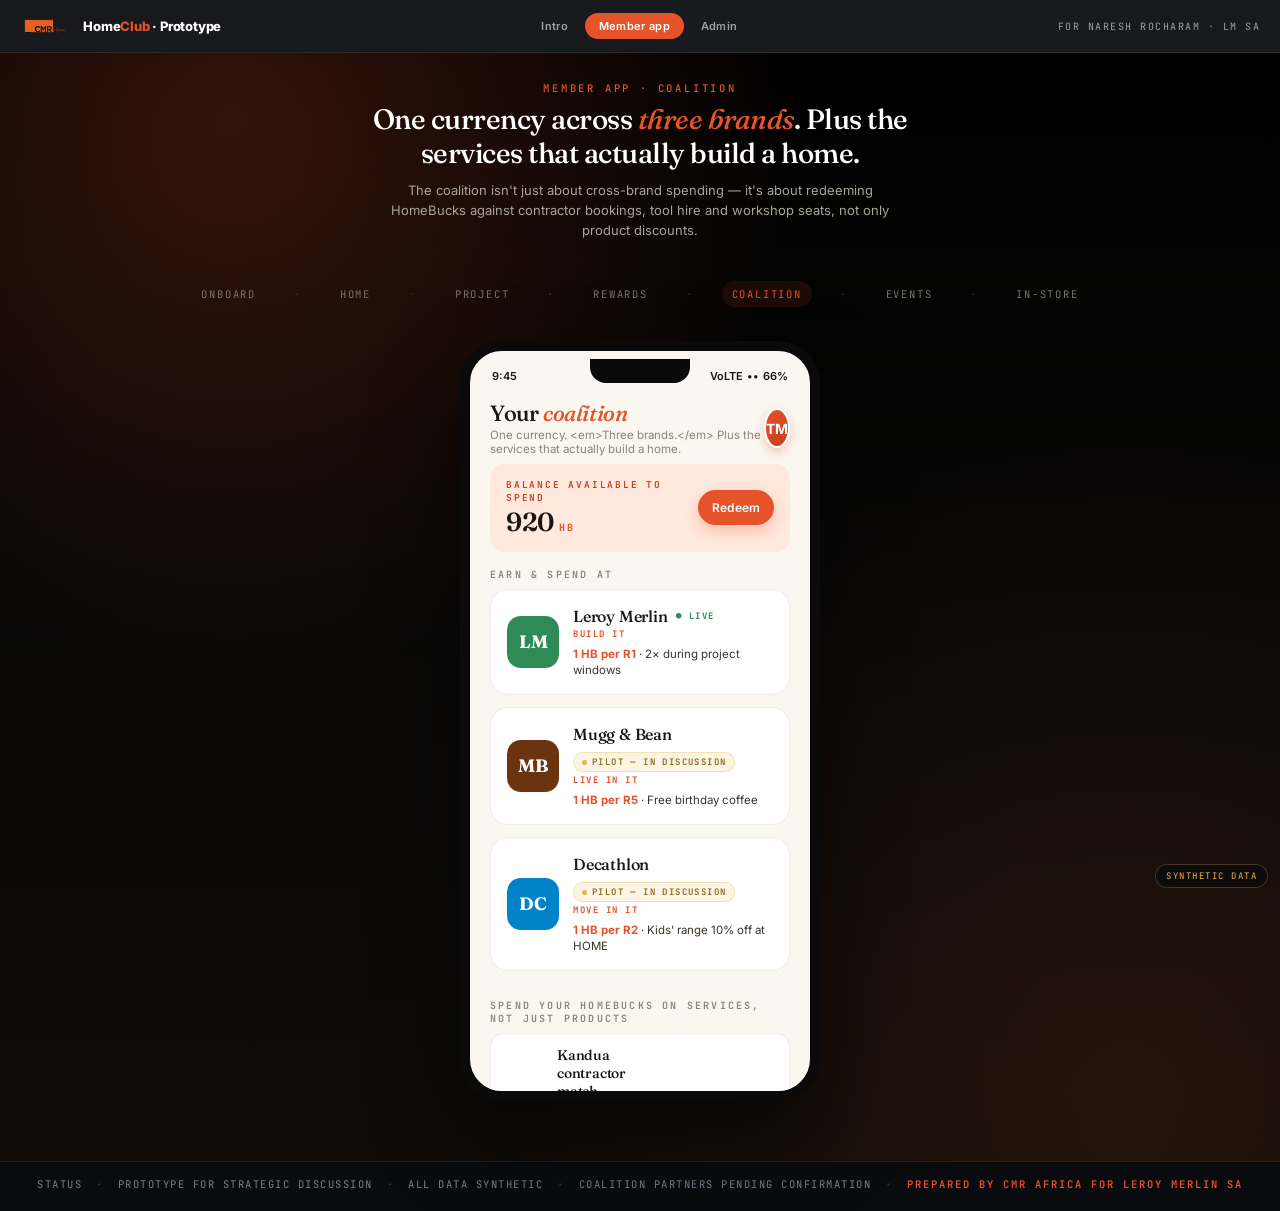
<file: Leroy Merlin Homeclub/homeclub/app/coalition.html>
<!DOCTYPE html>
<html lang="en">
<head>
<meta charset="UTF-8">
<meta name="viewport" content="width=device-width, initial-scale=1.0, viewport-fit=cover">
<meta name="theme-color" content="#1c1814">
<title>HomeClub · Coalition · LM + M&B + Decathlon + services</title>
<link rel="icon" type="image/png" href="../assets/img/cmr-logo.png">
<link rel="preconnect" href="https://fonts.googleapis.com">
<link rel="preconnect" href="https://fonts.gstatic.com" crossorigin>
<link href="https://fonts.googleapis.com/css2?family=Fraunces:ital,opsz,wght@0,9..144,400;0,9..144,500;0,9..144,600;0,9..144,700;1,9..144,400;1,9..144,500&family=Inter:wght@300;400;500;600;700;800&family=JetBrains+Mono:wght@400;500;600;700&display=swap" rel="stylesheet">
<link rel="stylesheet" href="../assets/css/tokens.css">
<link rel="stylesheet" href="../assets/css/shared.css">
<link rel="stylesheet" href="../assets/css/member.css">
</head>
<body>

<nav class="proto-bar" data-proto-bar aria-label="HomeClub prototype navigation"></nav>

<main class="mobile-stage">
  <div class="mobile-context">
    <span class="eyebrow">Member app · Coalition</span>
    <h1>One currency across <em>three brands</em>. Plus the services that actually build a home.</h1>
    <p>The coalition isn't just about cross-brand spending — it's about redeeming HomeBucks against contractor bookings, tool hire and workshop seats, not only product discounts.</p>
  </div>

  <nav class="step-nav" data-app-nav></nav>

  <div class="phone" style="margin-top: 28px">
    <div class="phone-screen">
      <div class="status-bar">
        <span>9:45</span>
        <div class="sb-right"><span>VoLTE</span><span>••</span><span>66%</span></div>
      </div>

      <header class="app-header">
        <div>
          <div class="hi">Your <em>coalition</em></div>
          <div class="sub" data-copy="coalition.headline_html">One currency. Three brands.</div>
        </div>
        <div class="avatar" aria-label="Thandi Mokoena">TM</div>
      </header>

      <!-- Balance banner -->
      <div style="margin:0 20px 16px; background: var(--hc-coral-soft); border-radius:14px; padding: 14px 16px; display:flex; align-items:center; justify-content:space-between; gap:12px">
        <div>
          <div style="font-family:var(--ff-mono); font-size:9.5px; letter-spacing:1.8px; text-transform:uppercase; color:var(--hc-coral-deep); font-weight:600">Balance available to spend</div>
          <div style="font-family:var(--ff-display); font-size:26px; font-weight:600; letter-spacing:-0.5px; color:var(--hc-charcoal); margin-top:2px">920 <span style="font-family:var(--ff-mono); font-size:10px; letter-spacing:1.5px; color:var(--hc-coral); font-weight:700">HB</span></div>
        </div>
        <button class="btn btn-coral" style="font-size:12px; padding:10px 14px">Redeem</button>
      </div>

      <div class="section-h" style="margin-top:0">
        <span data-copy="coalition.partners_eyebrow">Earn & spend at</span>
      </div>
      <div id="partners"></div>

      <div class="section-h" style="margin-top:16px">
        <span data-copy="coalition.services_eyebrow">Spend on services, not just products</span>
      </div>
      <div id="services" style="padding:0 20px 20px; display:flex; flex-direction:column; gap:10px"></div>

      <nav class="tabbar" aria-label="App sections">
        <a href="home.html"><span class="tb-ico">⌂</span><span>Home</span></a>
        <a href="project.html"><span class="tb-ico">◎</span><span>Project</span></a>
        <a href="gamification.html"><span class="tb-ico">◆</span><span>Rewards</span></a>
        <a class="active" href="coalition.html"><span class="tb-ico">☵</span><span>Coalition</span></a>
        <a href="events.html"><span class="tb-ico">✺</span><span>Events</span></a>
      </nav>
    </div>
  </div>

</main>

<footer class="disclosure-footer" data-disclosure-footer></footer>

<script src="../assets/js/data.js"></script>
<script src="../assets/js/app.js"></script>
<script>
(async () => {
  HomeClubApp.mountChrome({ pathPrefix: '../', current: 'app' });
  await HomeClubApp.initCopy('../');

  const pages = [
    { key: 'onboarding',   file: 'onboarding.html',   label: 'Onboard' },
    { key: 'home',         file: 'home.html',         label: 'Home' },
    { key: 'project',      file: 'project.html',      label: 'Project' },
    { key: 'gamification', file: 'gamification.html', label: 'Rewards' },
    { key: 'coalition',    file: 'coalition.html',    label: 'Coalition' },
    { key: 'events',       file: 'events.html',       label: 'Events' },
    { key: 'in-store',     file: 'in-store.html',     label: 'In-store' }
  ];
  HomeClubApp.renderStepNav(document.querySelector('[data-app-nav]'), pages, 'coalition', '../');

  const copy = HomeClubApp.getCopy();

  // Partners
  document.getElementById('partners').innerHTML = copy.coalition.partners.map(p => {
    const badge = p.status === 'pilot'
      ? `<span class="pilot-badge">Pilot — in discussion</span>`
      : `<span style="color:#2E8B57; font-family:var(--ff-mono); font-size:9px; letter-spacing:1.5px; text-transform:uppercase; font-weight:700">● Live</span>`;
    return `
      <div class="partner-tile ${p.key}">
        <div class="pt-logo">${p.initials}</div>
        <div class="pt-body">
          <div class="pt-name">${p.name} ${badge}</div>
          <div class="pt-pillar">${p.pillar}</div>
          <div class="pt-rate">${p.rate}</div>
        </div>
      </div>
    `;
  }).join('');

  // Services
  document.getElementById('services').innerHTML = copy.coalition.services.map(s => `
    <div style="display:flex; align-items:center; gap:12px; background:#fff; border:1px solid rgba(26,22,18,0.07); border-radius:14px; padding:12px 14px; cursor:pointer; transition:transform 0.15s var(--ease-out)" onmouseover="this.style.transform='translateY(-2px)'" onmouseout="this.style.transform='translateY(0)'">
      <div style="width:40px; height:40px; border-radius:10px; background:var(--hc-paper); display:grid; place-items:center; font-size:18px; flex-shrink:0">${s.icon}</div>
      <div style="flex:1; min-width:0">
        <div style="font-family:var(--ff-display); font-weight:500; font-size:14px; color:var(--hc-charcoal); letter-spacing:-0.2px">${s.title}</div>
        <div style="font-size:11px; color:var(--hc-mute); margin-top:2px; line-height:1.4">${s.caption}</div>
      </div>
      <div style="font-family:var(--ff-mono); font-size:10px; color:var(--hc-coral); font-weight:700; text-align:right; letter-spacing:0.5px">${s.cost}</div>
    </div>
  `).join('');
})();

if ('serviceWorker' in navigator) {
  window.addEventListener('load', () => navigator.serviceWorker.register('../service-worker.js').catch(() => {}));
}
</script>
</body>
</html>
</file>
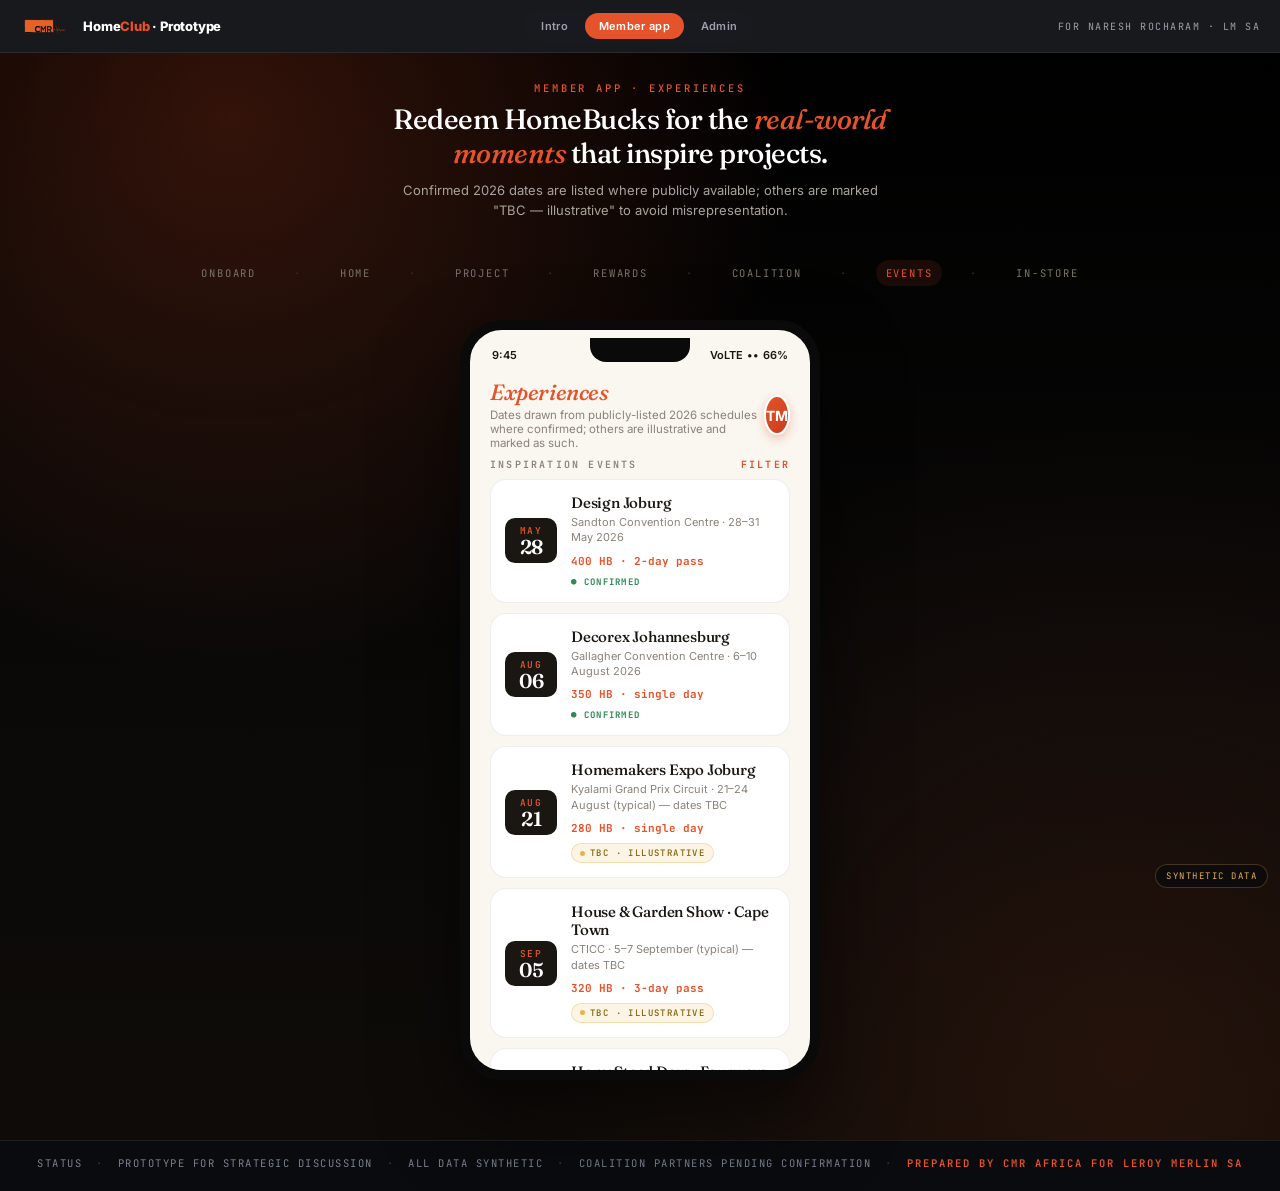
<file: Leroy Merlin Homeclub/homeclub/app/events.html>
<!DOCTYPE html>
<html lang="en">
<head>
<meta charset="UTF-8">
<meta name="viewport" content="width=device-width, initial-scale=1.0, viewport-fit=cover">
<meta name="theme-color" content="#1c1814">
<title>HomeClub · Events · Decorex, Design Joburg, Homemakers</title>
<link rel="icon" type="image/png" href="../assets/img/cmr-logo.png">
<link rel="preconnect" href="https://fonts.googleapis.com">
<link rel="preconnect" href="https://fonts.gstatic.com" crossorigin>
<link href="https://fonts.googleapis.com/css2?family=Fraunces:ital,opsz,wght@0,9..144,400;0,9..144,500;0,9..144,600;0,9..144,700;1,9..144,400;1,9..144,500&family=Inter:wght@300;400;500;600;700;800&family=JetBrains+Mono:wght@400;500;600;700&display=swap" rel="stylesheet">
<link rel="stylesheet" href="../assets/css/tokens.css">
<link rel="stylesheet" href="../assets/css/shared.css">
<link rel="stylesheet" href="../assets/css/member.css">
</head>
<body>

<nav class="proto-bar" data-proto-bar aria-label="HomeClub prototype navigation"></nav>

<main class="mobile-stage">
  <div class="mobile-context">
    <span class="eyebrow">Member app · Experiences</span>
    <h1>Redeem HomeBucks for the <em>real-world moments</em> that inspire projects.</h1>
    <p>Confirmed 2026 dates are listed where publicly available; others are marked "TBC — illustrative" to avoid misrepresentation.</p>
  </div>

  <nav class="step-nav" data-app-nav></nav>

  <div class="phone" style="margin-top: 28px">
    <div class="phone-screen">
      <div class="status-bar">
        <span>9:45</span>
        <div class="sb-right"><span>VoLTE</span><span>••</span><span>66%</span></div>
      </div>

      <header class="app-header">
        <div>
          <div class="hi"><em>Experiences</em></div>
          <div class="sub" data-copy="events.events_caption">Confirmed 2026 dates where public. Others are illustrative.</div>
        </div>
        <div class="avatar" aria-label="Thandi Mokoena">TM</div>
      </header>

      <div class="section-h" style="margin-top: 0">
        <span>Inspiration events</span>
        <a href="#">Filter</a>
      </div>

      <div id="events"></div>

      <!-- Small provenance note -->
      <div style="margin: 14px 20px 20px; font-size: 10.5px; color: var(--hc-mute); line-height: 1.5; padding: 12px 14px; background: var(--hc-paper); border-radius: 10px; border-left: 3px solid var(--hc-sand)">
        <strong style="color: var(--hc-charcoal-2);">Data note:</strong> Design Joburg and Decorex Johannesburg dates are drawn from published 2026 schedules. Homemakers Expo and House &amp; Garden Show dates shown are typical annual windows and clearly marked <em>TBC — illustrative</em>.
      </div>

      <nav class="tabbar" aria-label="App sections">
        <a href="home.html"><span class="tb-ico">⌂</span><span>Home</span></a>
        <a href="project.html"><span class="tb-ico">◎</span><span>Project</span></a>
        <a href="gamification.html"><span class="tb-ico">◆</span><span>Rewards</span></a>
        <a href="coalition.html"><span class="tb-ico">☵</span><span>Coalition</span></a>
        <a class="active" href="events.html"><span class="tb-ico">✺</span><span>Events</span></a>
      </nav>
    </div>
  </div>

</main>

<footer class="disclosure-footer" data-disclosure-footer></footer>

<script src="../assets/js/data.js"></script>
<script src="../assets/js/app.js"></script>
<script>
(async () => {
  HomeClubApp.mountChrome({ pathPrefix: '../', current: 'app' });
  await HomeClubApp.initCopy('../');

  const pages = [
    { key: 'onboarding',   file: 'onboarding.html',   label: 'Onboard' },
    { key: 'home',         file: 'home.html',         label: 'Home' },
    { key: 'project',      file: 'project.html',      label: 'Project' },
    { key: 'gamification', file: 'gamification.html', label: 'Rewards' },
    { key: 'coalition',    file: 'coalition.html',    label: 'Coalition' },
    { key: 'events',       file: 'events.html',       label: 'Events' },
    { key: 'in-store',     file: 'in-store.html',     label: 'In-store' }
  ];
  HomeClubApp.renderStepNav(document.querySelector('[data-app-nav]'), pages, 'events', '../');

  const copy = HomeClubApp.getCopy();

  const statusBadge = s => {
    if (s === 'confirmed')   return '<span style="color:#2E8B57; font-family:var(--ff-mono); font-size:9px; letter-spacing:1.3px; text-transform:uppercase; font-weight:700">● Confirmed</span>';
    if (s === 'illustrative')return '<span class="pilot-badge" style="color:#8a6a15">TBC · illustrative</span>';
    if (s === 'exclusive')   return '<span style="color:var(--hc-coral); font-family:var(--ff-mono); font-size:9px; letter-spacing:1.3px; text-transform:uppercase; font-weight:700">★ HOMESTEAD</span>';
    return '';
  };

  document.getElementById('events').innerHTML = copy.events.events.map(e => `
    <div class="event-row">
      <div class="event-date">
        <div class="m">${e.month}</div>
        <div class="d">${e.day}</div>
      </div>
      <div class="event-body">
        <div class="event-name">${e.name}</div>
        <div class="event-meta">${e.meta}</div>
        <div style="margin-top:4px; display:flex; align-items:center; gap:8px; flex-wrap:wrap">
          <span class="event-cost">${e.cost}</span>
          ${statusBadge(e.status)}
        </div>
      </div>
    </div>
  `).join('');
})();

if ('serviceWorker' in navigator) {
  window.addEventListener('load', () => navigator.serviceWorker.register('../service-worker.js').catch(() => {}));
}
</script>
</body>
</html>
</file>
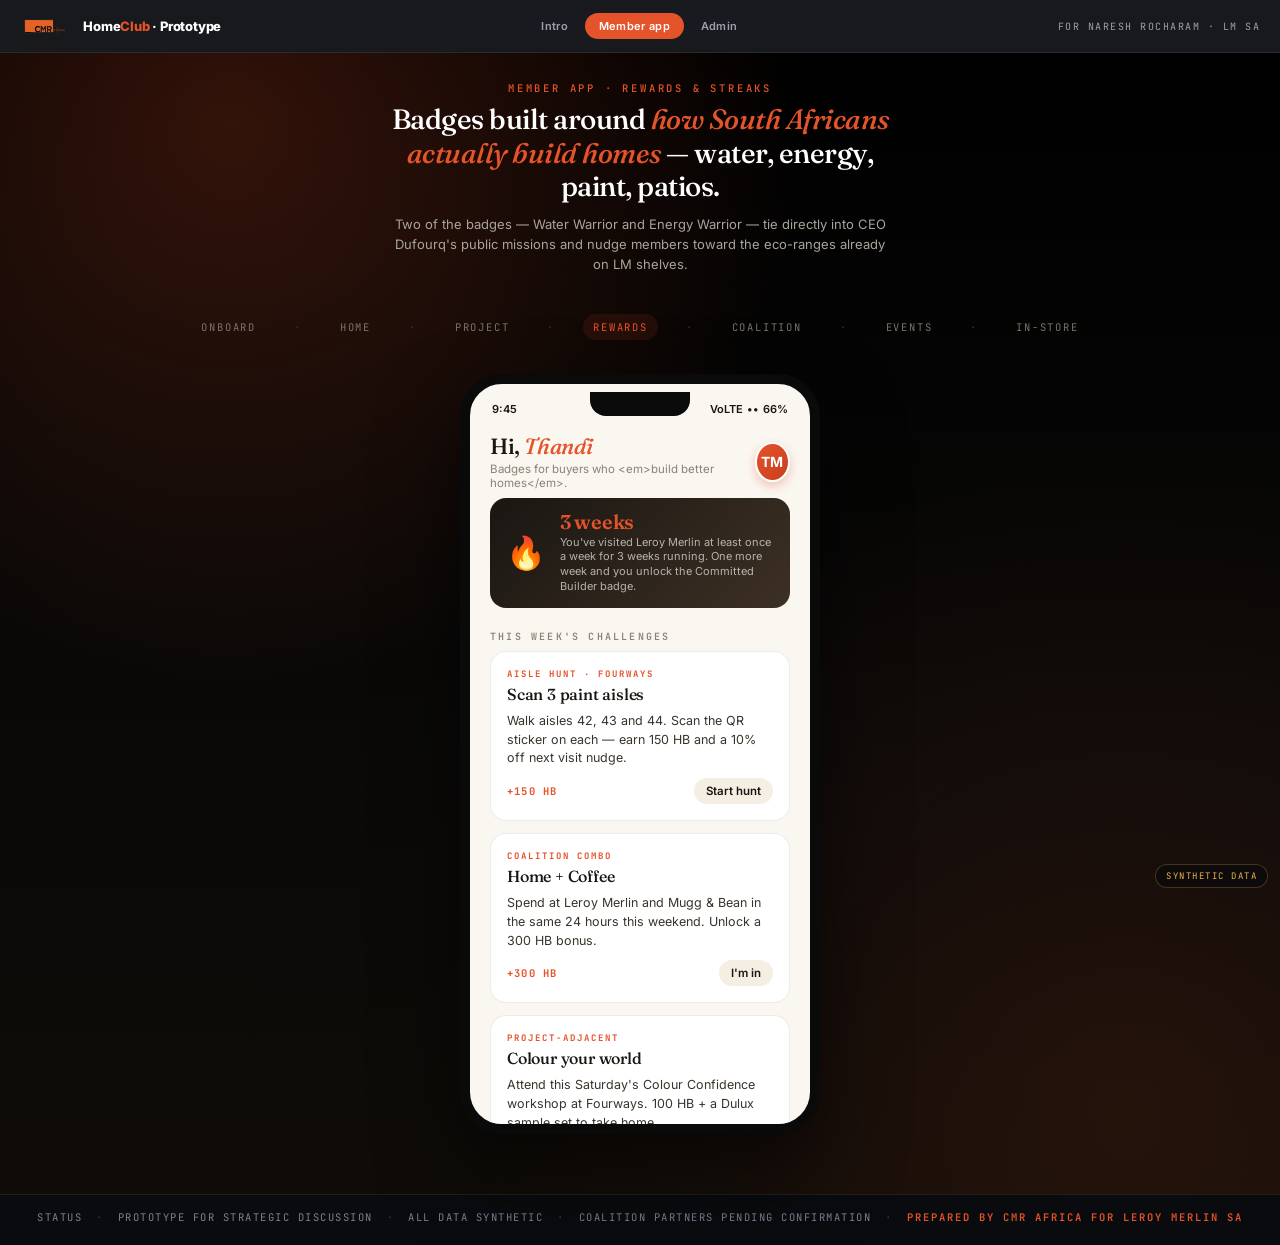
<file: Leroy Merlin Homeclub/homeclub/app/gamification.html>
<!DOCTYPE html>
<html lang="en">
<head>
<meta charset="UTF-8">
<meta name="viewport" content="width=device-width, initial-scale=1.0, viewport-fit=cover">
<meta name="theme-color" content="#1c1814">
<title>HomeClub · Rewards · Badges & challenges</title>
<link rel="icon" type="image/png" href="../assets/img/cmr-logo.png">
<link rel="preconnect" href="https://fonts.googleapis.com">
<link rel="preconnect" href="https://fonts.gstatic.com" crossorigin>
<link href="https://fonts.googleapis.com/css2?family=Fraunces:ital,opsz,wght@0,9..144,400;0,9..144,500;0,9..144,600;0,9..144,700;1,9..144,400;1,9..144,500&family=Inter:wght@300;400;500;600;700;800&family=JetBrains+Mono:wght@400;500;600;700&display=swap" rel="stylesheet">
<link rel="stylesheet" href="../assets/css/tokens.css">
<link rel="stylesheet" href="../assets/css/shared.css">
<link rel="stylesheet" href="../assets/css/member.css">
</head>
<body>

<nav class="proto-bar" data-proto-bar aria-label="HomeClub prototype navigation"></nav>

<main class="mobile-stage">
  <div class="mobile-context">
    <span class="eyebrow">Member app · Rewards & Streaks</span>
    <h1>Badges built around <em>how South Africans actually build homes</em> — water, energy, paint, patios.</h1>
    <p>Two of the badges — Water Warrior and Energy Warrior — tie directly into CEO Dufourq's public missions and nudge members toward the eco-ranges already on LM shelves.</p>
  </div>

  <nav class="step-nav" data-app-nav></nav>

  <div class="phone" style="margin-top: 28px">
    <div class="phone-screen">
      <div class="status-bar">
        <span>9:45</span>
        <div class="sb-right"><span>VoLTE</span><span>••</span><span>66%</span></div>
      </div>

      <header class="app-header">
        <div>
          <div class="hi">Hi, <em>Thandi</em></div>
          <div class="sub" data-copy="gamification.headline_html">Badges for buyers who build better homes.</div>
        </div>
        <div class="avatar" aria-label="Thandi Mokoena">TM</div>
      </header>

      <!-- Streak -->
      <div class="streak-strip">
        <div class="flame" aria-hidden="true">🔥</div>
        <div class="s-body">
          <div class="s-count" data-copy-html="gamification.streak_count_html"><em>3 weeks</em></div>
          <div class="s-caption" data-copy="gamification.streak_caption">Visit streak — one more week unlocks Committed Builder.</div>
        </div>
      </div>

      <!-- This week's challenges -->
      <div class="section-h" style="margin-top:6px">
        <span data-copy="gamification.challenges_eyebrow">This week's challenges</span>
      </div>
      <div id="challenges"></div>

      <!-- Earned badges -->
      <div class="section-h" style="margin-top:16px">
        <span data-copy="gamification.badges_earned_eyebrow">Earned</span>
      </div>
      <div class="badge-grid" id="badges-earned"></div>

      <!-- In-progress / locked -->
      <div class="section-h" style="margin-top:16px">
        <span data-copy="gamification.badges_progress_eyebrow">In progress</span>
      </div>
      <div class="badge-grid" id="badges-progress" style="margin-bottom: 18px"></div>

      <nav class="tabbar" aria-label="App sections">
        <a href="home.html"><span class="tb-ico">⌂</span><span>Home</span></a>
        <a href="project.html"><span class="tb-ico">◎</span><span>Project</span></a>
        <a class="active" href="gamification.html"><span class="tb-ico">◆</span><span>Rewards</span></a>
        <a href="coalition.html"><span class="tb-ico">☵</span><span>Coalition</span></a>
        <a href="events.html"><span class="tb-ico">✺</span><span>Events</span></a>
      </nav>
    </div>
  </div>

</main>

<footer class="disclosure-footer" data-disclosure-footer></footer>

<script src="../assets/js/data.js"></script>
<script src="../assets/js/app.js"></script>
<script>
(async () => {
  HomeClubApp.mountChrome({ pathPrefix: '../', current: 'app' });
  await HomeClubApp.initCopy('../');

  const pages = [
    { key: 'onboarding',   file: 'onboarding.html',   label: 'Onboard' },
    { key: 'home',         file: 'home.html',         label: 'Home' },
    { key: 'project',      file: 'project.html',      label: 'Project' },
    { key: 'gamification', file: 'gamification.html', label: 'Rewards' },
    { key: 'coalition',    file: 'coalition.html',    label: 'Coalition' },
    { key: 'events',       file: 'events.html',       label: 'Events' },
    { key: 'in-store',     file: 'in-store.html',     label: 'In-store' }
  ];
  HomeClubApp.renderStepNav(document.querySelector('[data-app-nav]'), pages, 'gamification', '../');

  const copy = HomeClubApp.getCopy();

  // Challenges
  document.getElementById('challenges').innerHTML = copy.gamification.challenges.map(c => `
    <div class="challenge-card">
      <div class="ch-eyebrow">${c.eyebrow}</div>
      <div class="ch-title">${c.title}</div>
      <div class="ch-body">${c.body}</div>
      <div class="ch-foot">
        <span class="ch-reward">+${c.reward}</span>
        <button class="ch-btn">${c.cta}</button>
      </div>
    </div>
  `).join('');

  // Badges
  const badges = copy.gamification.badges;
  const earned   = badges.filter(b => b.status === 'earned');
  const progress = badges.filter(b => b.status !== 'earned');

  const badgeHTML = b => `
    <div class="badge ${b.status === 'earned' ? 'earned' : (b.status === 'locked' ? 'locked' : '')}">
      <div class="b-ico">${b.icon}</div>
      <div class="b-name">${b.name}</div>
      <div class="b-progress">${b.progress}</div>
    </div>
  `;
  document.getElementById('badges-earned').innerHTML   = earned.map(badgeHTML).join('');
  document.getElementById('badges-progress').innerHTML = progress.map(badgeHTML).join('');
})();

if ('serviceWorker' in navigator) {
  window.addEventListener('load', () => navigator.serviceWorker.register('../service-worker.js').catch(() => {}));
}
</script>
</body>
</html>
</file>
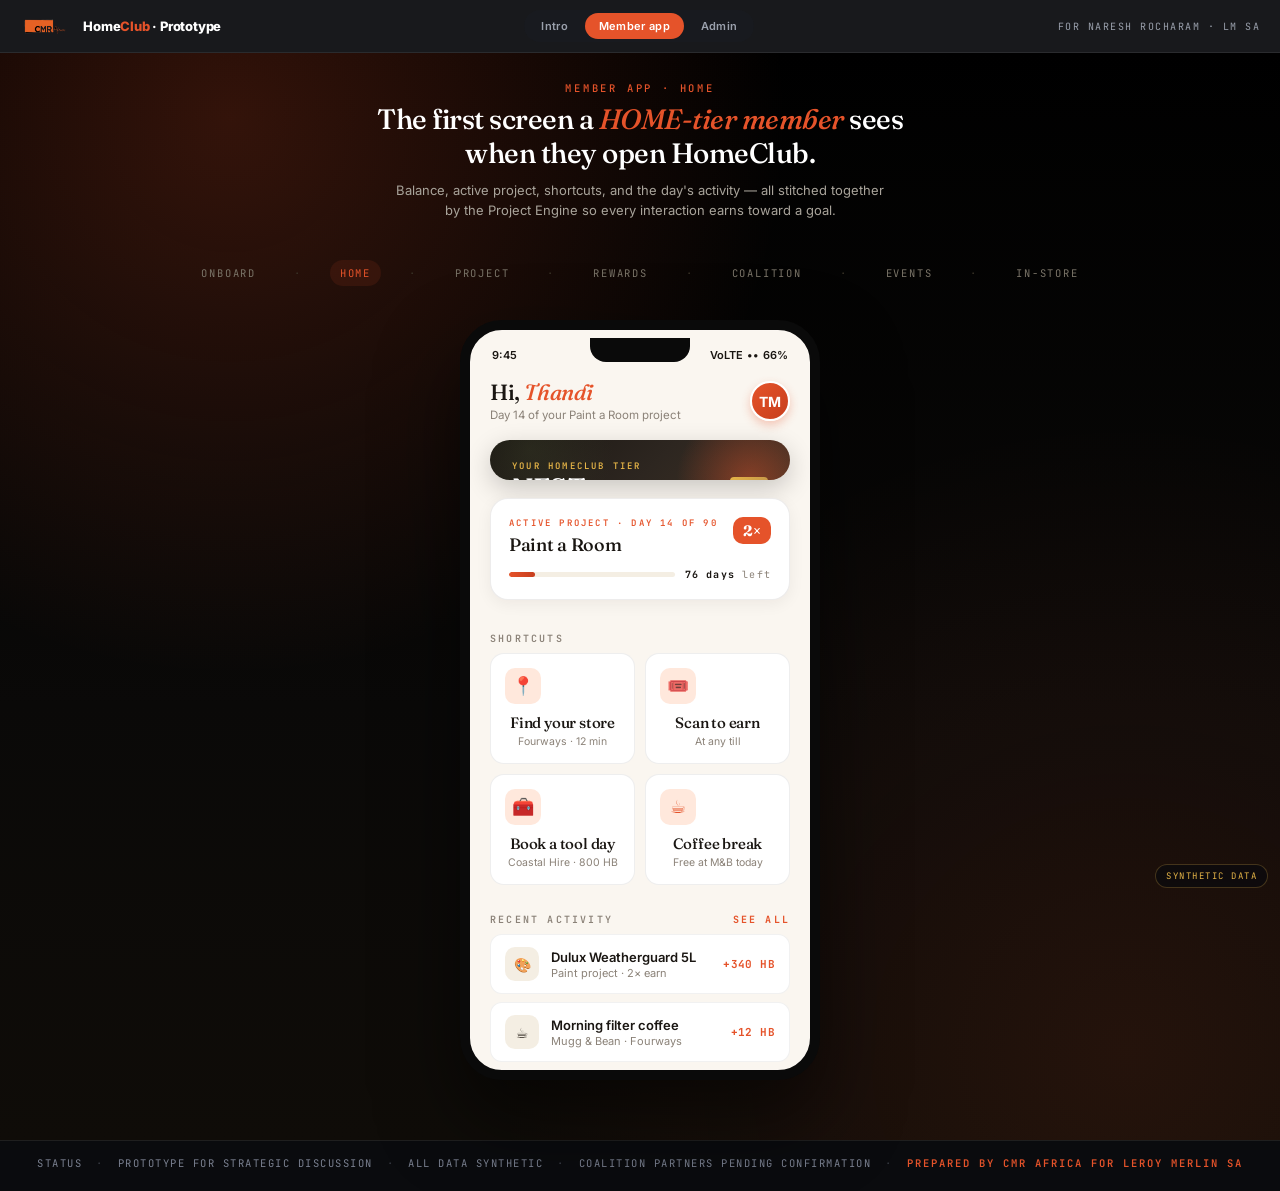
<file: Leroy Merlin Homeclub/homeclub/app/home.html>
<!DOCTYPE html>
<html lang="en">
<head>
<meta charset="UTF-8">
<meta name="viewport" content="width=device-width, initial-scale=1.0, viewport-fit=cover">
<meta name="theme-color" content="#1c1814">
<title>HomeClub · Home · Thandi's member view</title>
<link rel="icon" type="image/png" href="../assets/img/cmr-logo.png">
<link rel="preconnect" href="https://fonts.googleapis.com">
<link rel="preconnect" href="https://fonts.gstatic.com" crossorigin>
<link href="https://fonts.googleapis.com/css2?family=Fraunces:ital,opsz,wght@0,9..144,400;0,9..144,500;0,9..144,600;0,9..144,700;1,9..144,400;1,9..144,500&family=Inter:wght@300;400;500;600;700;800&family=JetBrains+Mono:wght@400;500;600;700&display=swap" rel="stylesheet">
<link rel="stylesheet" href="../assets/css/tokens.css">
<link rel="stylesheet" href="../assets/css/shared.css">
<link rel="stylesheet" href="../assets/css/member.css">
</head>
<body>

<nav class="proto-bar" data-proto-bar aria-label="HomeClub prototype navigation"></nav>

<main class="mobile-stage">
  <div class="mobile-context">
    <span class="eyebrow">Member app · Home</span>
    <h1>The first screen a <em>HOME-tier member</em> sees when they open HomeClub.</h1>
    <p>Balance, active project, shortcuts, and the day's activity — all stitched together by the Project Engine so every interaction earns toward a goal.</p>
  </div>

  <nav class="step-nav" data-app-nav></nav>

  <div class="phone" style="margin-top: 28px">
    <div class="phone-screen">
      <div class="status-bar">
        <span>9:45</span>
        <div class="sb-right"><span>VoLTE</span><span>••</span><span>66%</span></div>
      </div>

      <!-- Greeting -->
      <header class="app-header">
        <div>
          <div class="hi" data-copy-html="home_screen.greet_html">Hi, <em>Thandi</em></div>
          <div class="sub" data-copy="home_screen.greet_sub">Day 14 of your Paint a Room project</div>
        </div>
        <div class="avatar" aria-label="Thandi Mokoena">TM</div>
      </header>

      <!-- Tier card -->
      <div class="tier-card">
        <div class="tier-head">
          <div>
            <div class="tier-eyebrow">Your HomeClub tier</div>
            <div class="tier-name">NEST</div>
            <div class="home-card-origin">Upgraded from <span>my Home Card</span></div>
          </div>
          <div class="chip-logo" aria-hidden="true"></div>
        </div>
        <div class="hb-balance">
          <div class="hb-num">920</div>
          <div class="hb-unit">HomeBucks</div>
        </div>
        <div class="hb-caption" data-copy="home_screen.balance_caption">Earn 2× during your active project window</div>
        <div class="tier-progress">
          <div class="progress-track"><div class="progress-fill" style="width: 62%"></div></div>
          <div class="progress-label">
            <span>Next tier · <strong>HOME</strong></span>
            <span>1 project from unlock</span>
          </div>
        </div>
      </div>

      <!-- Active project card -->
      <a class="project-card" href="project.html" style="text-decoration:none; display:block">
        <div class="proj-head">
          <div>
            <div class="proj-eyebrow">Active project · Day 14 of 90</div>
            <div class="proj-name">Paint a Room</div>
          </div>
          <div class="multiplier">2×</div>
        </div>
        <div class="proj-days-wrap">
          <div class="proj-days-bar"><div class="proj-days-fill" style="width: 15.5%"></div></div>
          <div class="proj-days-txt"><strong>76 days</strong> left</div>
        </div>
      </a>

      <!-- Shortcuts -->
      <div class="section-h">
        <span data-copy="home_screen.shortcut_eyebrow">Shortcuts</span>
      </div>
      <div class="tile-row" id="shortcuts"><!-- JS --></div>

      <!-- Recent activity -->
      <div class="section-h">
        <span data-copy="home_screen.activity_eyebrow">Recent activity</span>
        <a href="#">See all</a>
      </div>
      <div class="activity-list" id="activity"><!-- JS --></div>

      <!-- Bottom tab bar (mock) -->
      <nav class="tabbar" aria-label="App sections">
        <a class="active" href="home.html"><span class="tb-ico">⌂</span><span>Home</span></a>
        <a href="project.html"><span class="tb-ico">◎</span><span>Project</span></a>
        <a href="gamification.html"><span class="tb-ico">◆</span><span>Rewards</span></a>
        <a href="coalition.html"><span class="tb-ico">☵</span><span>Coalition</span></a>
        <a href="events.html"><span class="tb-ico">✺</span><span>Events</span></a>
      </nav>
    </div>
  </div>

</main>

<footer class="disclosure-footer" data-disclosure-footer></footer>

<script src="../assets/js/data.js"></script>
<script src="../assets/js/app.js"></script>
<script>
(async () => {
  HomeClubApp.mountChrome({ pathPrefix: '../', current: 'app' });
  await HomeClubApp.initCopy('../');

  const pages = [
    { key: 'onboarding',   file: 'onboarding.html',   label: 'Onboard' },
    { key: 'home',         file: 'home.html',         label: 'Home' },
    { key: 'project',      file: 'project.html',      label: 'Project' },
    { key: 'gamification', file: 'gamification.html', label: 'Rewards' },
    { key: 'coalition',    file: 'coalition.html',    label: 'Coalition' },
    { key: 'events',       file: 'events.html',       label: 'Events' },
    { key: 'in-store',     file: 'in-store.html',     label: 'In-store' }
  ];
  HomeClubApp.renderStepNav(document.querySelector('[data-app-nav]'), pages, 'home', '../');

  const copy = HomeClubApp.getCopy();

  // Shortcuts
  const shortcuts = copy.home_screen.shortcuts;
  document.getElementById('shortcuts').innerHTML = shortcuts.map(s => `
    <button class="tile" aria-label="${s.label}">
      <div class="tile-ico">${s.icon}</div>
      <div class="tile-label">${s.label}</div>
      <div class="tile-caption">${s.caption}</div>
    </button>
  `).join('');

  // Activity
  const activity = copy.home_screen.recent_activity;
  document.getElementById('activity').innerHTML = activity.map(a => `
    <div class="activity-row">
      <div class="a-ico">${a.icon}</div>
      <div class="a-body">
        <div class="a-title">${a.title}</div>
        <div class="a-caption">${a.caption}</div>
      </div>
      <div class="a-hb ${a.pos ? '' : 'neg'}">${a.hb}</div>
    </div>
  `).join('');
})();

if ('serviceWorker' in navigator) {
  window.addEventListener('load', () => navigator.serviceWorker.register('../service-worker.js').catch(() => {}));
}
</script>
</body>
</html>
</file>
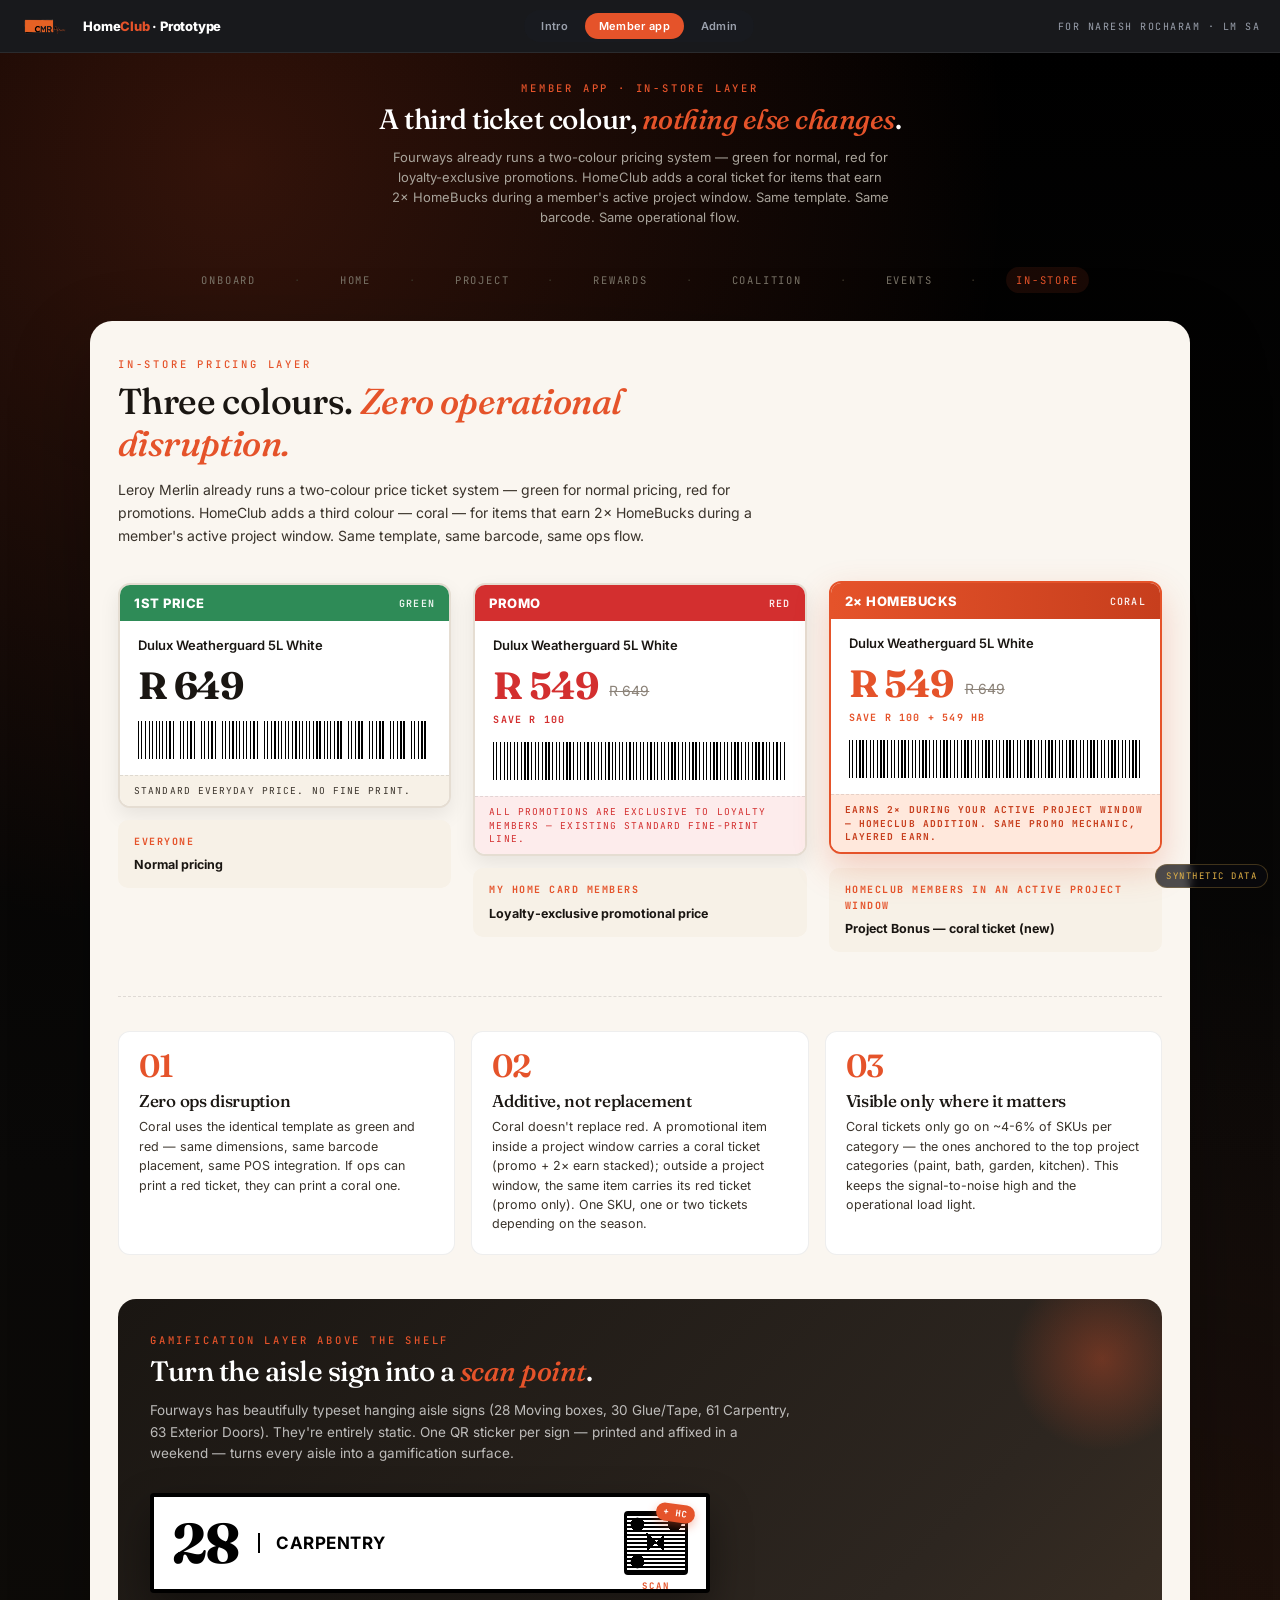
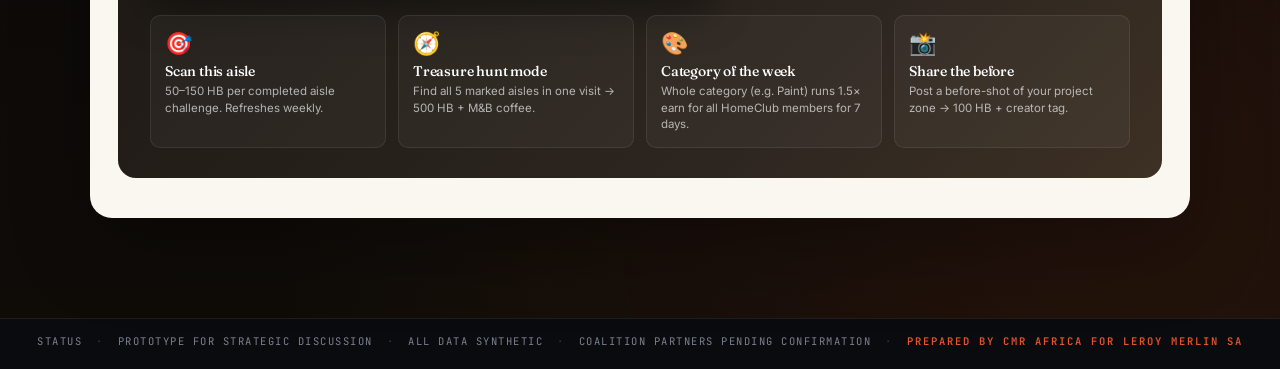
<file: Leroy Merlin Homeclub/homeclub/app/in-store.html>
<!DOCTYPE html>
<html lang="en">
<head>
<meta charset="UTF-8">
<meta name="viewport" content="width=device-width, initial-scale=1.0, viewport-fit=cover">
<meta name="theme-color" content="#0A0B0E">
<title>HomeClub · In-store pricing layer · Three tickets</title>
<link rel="icon" type="image/png" href="../assets/img/cmr-logo.png">
<link rel="preconnect" href="https://fonts.googleapis.com">
<link rel="preconnect" href="https://fonts.gstatic.com" crossorigin>
<link href="https://fonts.googleapis.com/css2?family=Fraunces:ital,opsz,wght@0,9..144,400;0,9..144,500;0,9..144,600;0,9..144,700;1,9..144,400;1,9..144,500&family=Inter:wght@300;400;500;600;700;800&family=JetBrains+Mono:wght@400;500;600;700&display=swap" rel="stylesheet">
<link rel="stylesheet" href="../assets/css/tokens.css">
<link rel="stylesheet" href="../assets/css/shared.css">
<link rel="stylesheet" href="../assets/css/member.css">
<link rel="stylesheet" href="../assets/css/specials.css">
</head>
<body>

<nav class="proto-bar" data-proto-bar aria-label="HomeClub prototype navigation"></nav>

<main class="mobile-stage">
  <div class="mobile-context">
    <span class="eyebrow">Member app · In-store layer</span>
    <h1>A third ticket colour, <em>nothing else changes</em>.</h1>
    <p>Fourways already runs a two-colour pricing system — green for normal, red for loyalty-exclusive promotions. HomeClub adds a coral ticket for items that earn 2× HomeBucks during a member's active project window. Same template. Same barcode. Same operational flow.</p>
  </div>

  <nav class="step-nav" data-app-nav></nav>

  <section class="in-store-wrap">
    <span class="eyebrow is-eyebrow" data-copy="in_store.eyebrow">In-store pricing layer</span>
    <h1 data-copy-html="in_store.headline_html">Three colours. <em>Zero operational disruption.</em></h1>
    <p class="is-sub" data-copy="in_store.sub"></p>

    <div class="ticket-row" id="ticketRow"></div>

    <div class="principles-row" id="principlesRow"></div>

    <div class="aisle-block">
      <span class="eyebrow" data-copy="in_store.aisle_eyebrow">Gamification layer above the shelf</span>
      <h2 data-copy-html="in_store.aisle_title_html">Turn the aisle sign into a <em>scan point</em>.</h2>
      <p class="aisle-body" data-copy="in_store.aisle_body"></p>

      <div class="aisle-sign-mock" aria-label="Aisle sign mock-up">
        <div class="as-num">28</div>
        <div class="as-label">Carpentry</div>
        <div class="as-qr" aria-hidden="true">
          <span class="as-qr-overlay">+ HC</span>
        </div>
      </div>

      <div class="aisle-ideas" id="aisleIdeas"></div>
    </div>
  </section>

</main>

<footer class="disclosure-footer" data-disclosure-footer></footer>

<script src="../assets/js/data.js"></script>
<script src="../assets/js/app.js"></script>
<script>
(async () => {
  HomeClubApp.mountChrome({ pathPrefix: '../', current: 'app' });
  await HomeClubApp.initCopy('../');

  const pages = [
    { key: 'onboarding',   file: 'onboarding.html',   label: 'Onboard' },
    { key: 'home',         file: 'home.html',         label: 'Home' },
    { key: 'project',      file: 'project.html',      label: 'Project' },
    { key: 'gamification', file: 'gamification.html', label: 'Rewards' },
    { key: 'coalition',    file: 'coalition.html',    label: 'Coalition' },
    { key: 'events',       file: 'events.html',       label: 'Events' },
    { key: 'in-store',     file: 'in-store.html',     label: 'In-store' }
  ];
  HomeClubApp.renderStepNav(document.querySelector('[data-app-nav]'), pages, 'in-store', '../');

  const copy = HomeClubApp.getCopy();
  const is = copy.in_store || {};

  // Tickets
  const tickets = is.tickets || [];
  document.getElementById('ticketRow').innerHTML = tickets.map(t => {
    const wasHtml = t.was ? `<span class="ticket-was">${t.was}</span>` : '';
    const saveHtml = t.save ? `<span class="ticket-save">Save ${t.save}</span>` : '';
    return `
      <div>
        <article class="price-ticket ${t.colour} ${t.highlight ? 'highlight' : ''}">
          <div class="ticket-band">
            <span>${t.label}</span>
            <span class="t-right">${t.colour.toUpperCase()}</span>
          </div>
          <div class="ticket-body">
            <div class="product">${t.product}</div>
            <div class="ticket-price-block">
              <span class="ticket-price">${t.price}</span>
              ${wasHtml}
            </div>
            ${saveHtml}
            <div class="ticket-barcode" aria-hidden="true"></div>
          </div>
          <div class="ticket-footer">${t.note}</div>
        </article>
        <div class="ticket-caption">
          <span class="who">${t.who}</span>
          <strong>${t.tag}</strong>
        </div>
      </div>
    `;
  }).join('');

  // Principles
  const principles = is.principles || [];
  document.getElementById('principlesRow').innerHTML = principles.map(p => `
    <article class="principle">
      <div class="pn">${p.n}</div>
      <h3>${p.title}</h3>
      <p>${p.body}</p>
    </article>
  `).join('');

  // Aisle ideas
  const ideas = is.aisle_ideas || [];
  document.getElementById('aisleIdeas').innerHTML = ideas.map(i => `
    <article class="aisle-idea">
      <span class="i" aria-hidden="true">${i.icon}</span>
      <h4>${i.title}</h4>
      <p>${i.body}</p>
    </article>
  `).join('');
})();

if ('serviceWorker' in navigator) {
  window.addEventListener('load', () => navigator.serviceWorker.register('../service-worker.js').catch(() => {}));
}
</script>
</body>
</html>
</file>
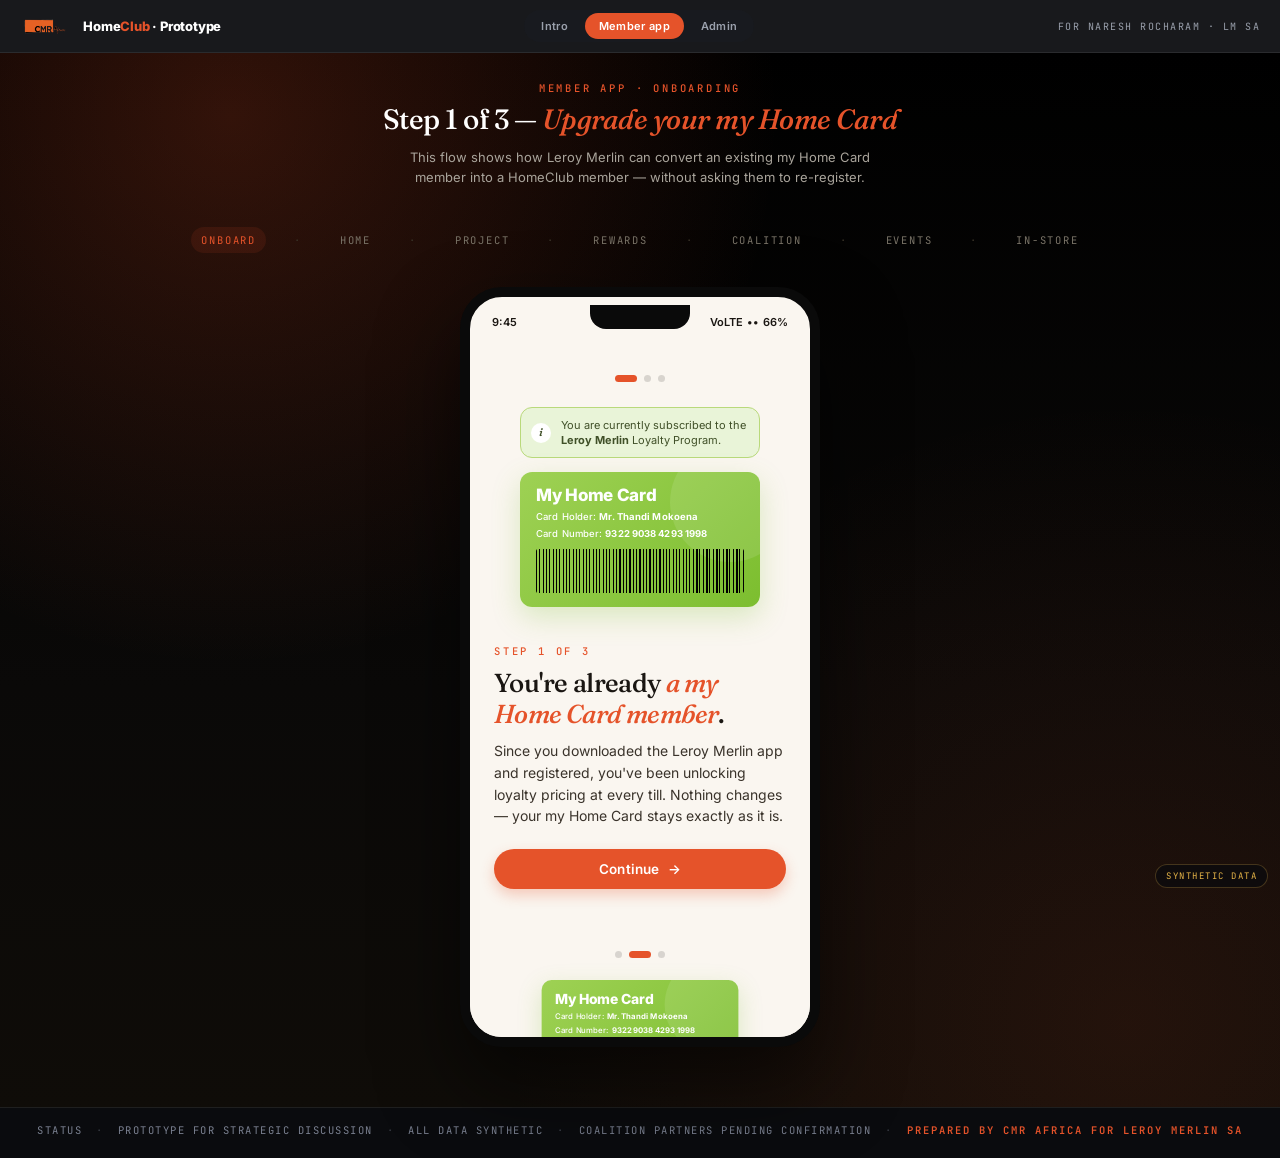
<file: Leroy Merlin Homeclub/homeclub/app/onboarding.html>
<!DOCTYPE html>
<html lang="en">
<head>
<meta charset="UTF-8">
<meta name="viewport" content="width=device-width, initial-scale=1.0, viewport-fit=cover">
<meta name="theme-color" content="#1c1814">
<title>HomeClub · Onboarding · my Home Card upgrade</title>
<link rel="icon" type="image/png" href="../assets/img/cmr-logo.png">
<link rel="preconnect" href="https://fonts.googleapis.com">
<link rel="preconnect" href="https://fonts.gstatic.com" crossorigin>
<link href="https://fonts.googleapis.com/css2?family=Fraunces:ital,opsz,wght@0,9..144,400;0,9..144,500;0,9..144,600;0,9..144,700;1,9..144,400;1,9..144,500&family=Inter:wght@300;400;500;600;700;800&family=JetBrains+Mono:wght@400;500;600;700&display=swap" rel="stylesheet">
<link rel="stylesheet" href="../assets/css/tokens.css">
<link rel="stylesheet" href="../assets/css/shared.css">
<link rel="stylesheet" href="../assets/css/member.css">
</head>
<body>

<nav class="proto-bar" data-proto-bar aria-label="HomeClub prototype navigation"></nav>

<main class="mobile-stage">
  <div class="mobile-context">
    <span class="eyebrow">Member app · Onboarding</span>
    <h1 data-copy-html="onboarding.headline_label">Step 1 of 3 — <em>Upgrade your my Home Card</em></h1>
    <p>This flow shows how Leroy Merlin can convert an existing my Home Card member into a HomeClub member — without asking them to re-register.</p>
  </div>

  <!-- Step nav between app screens -->
  <nav class="step-nav" data-app-nav></nav>

  <div class="phone" style="margin-top: 28px">
    <div class="phone-screen">
      <div class="status-bar">
        <span>9:45</span>
        <div class="sb-right"><span>VoLTE</span><span>••</span><span>66%</span></div>
      </div>

      <!-- Step 1 -->
      <section class="onboard-screen" data-step="0">
        <div>
          <div class="stepper"><span class="dot current"></span><span class="dot"></span><span class="dot"></span></div>

          <div class="onboard-visual">
            <div>
              <div class="home-card-banner">
                You are currently subscribed to the <strong>Leroy Merlin</strong> Loyalty Program.
              </div>
              <div class="home-card-mock">
                <div class="hc-title">My Home Card</div>
                <div class="hc-row">Card Holder: <strong>Mr. Thandi Mokoena</strong></div>
                <div class="hc-row">Card Number: <strong>9322 9038 4293 1998</strong></div>
                <div class="hc-barcode" aria-hidden="true"></div>
              </div>
            </div>
          </div>

          <div class="onboard-body">
            <span class="eyebrow" style="color: var(--hc-coral); display: block; margin-bottom: 10px" data-copy="onboarding.steps.0.eyebrow">Step 1 of 3</span>
            <h2 data-copy-html="onboarding.steps.0.headline_html">You're already <em>a my Home Card member</em>.</h2>
            <p data-copy="onboarding.steps.0.body">Since you downloaded the Leroy Merlin app and registered, you've been unlocking loyalty pricing at every till. Nothing changes — your my Home Card stays exactly as it is.</p>
          </div>
        </div>

        <div class="onboard-actions">
          <button class="btn btn-coral" data-goto-step="1">
            <span data-copy="onboarding.steps.0.cta">Continue</span>
            <span aria-hidden="true">→</span>
          </button>
        </div>
      </section>

      <!-- Step 2 -->
      <section class="onboard-screen" data-step="1" hidden>
        <div>
          <div class="stepper"><span class="dot"></span><span class="dot current"></span><span class="dot"></span></div>

          <div class="onboard-visual">
            <div class="upgrade-flow">
              <div class="home-card-mock" style="transform: scale(0.82); transform-origin: center; margin-bottom: -10px">
                <div class="hc-title">My Home Card</div>
                <div class="hc-row">Card Holder: <strong>Mr. Thandi Mokoena</strong></div>
                <div class="hc-row">Card Number: <strong>9322 9038 4293 1998</strong></div>
                <div class="hc-barcode" aria-hidden="true"></div>
              </div>
              <div class="upgrade-arrow" aria-hidden="true"></div>
              <div class="home-card-mock upgraded">
                <div class="hc-title" style="font-family: var(--ff-mono); font-size: 9px; letter-spacing: 2px; text-transform: uppercase; font-weight: 600">HomeClub · Tier</div>
                <div class="hc-title-big">NEST</div>
                <div class="hc-row">Balance: <strong>0 HB</strong></div>
                <div class="hc-row">Member: <strong>Thandi · HC10001</strong></div>
                <div class="hc-barcode" aria-hidden="true"></div>
              </div>
            </div>
          </div>

          <div class="onboard-body">
            <span class="eyebrow" style="color: var(--hc-coral); display: block; margin-bottom: 10px" data-copy="onboarding.steps.1.eyebrow">Step 2 of 3</span>
            <h2 data-copy-html="onboarding.steps.1.headline_html">Now meet <em>HomeClub</em>.</h2>
            <p data-copy="onboarding.steps.1.body">A new layer on top of my Home Card. The same identity, the same app, upgraded.</p>
          </div>
        </div>

        <div class="onboard-actions">
          <button class="btn btn-coral" data-goto-step="2">
            <span data-copy="onboarding.steps.1.cta">Continue</span>
            <span aria-hidden="true">→</span>
          </button>
          <button class="btn btn-ghost" data-goto-step="0">← Back</button>
        </div>
      </section>

      <!-- Step 3 -->
      <section class="onboard-screen" data-step="2" hidden>
        <div>
          <div class="stepper"><span class="dot"></span><span class="dot"></span><span class="dot current"></span></div>

          <div class="onboard-visual">
            <div class="home-card-mock upgraded" style="transform: rotate(-3deg)">
              <div class="hc-title" style="font-family: var(--ff-mono); font-size: 9px; letter-spacing: 2px; text-transform: uppercase; font-weight: 600">HomeClub · Tier</div>
              <div class="hc-title-big">NEST</div>
              <div class="hc-row">Hi, <strong>Thandi</strong>, welcome in.</div>
              <div class="hc-row">Starting bonus: <strong>+250 HB</strong></div>
              <div class="hc-barcode" aria-hidden="true"></div>
            </div>
          </div>

          <div class="onboard-body">
            <span class="eyebrow" style="color: var(--hc-coral); display: block; margin-bottom: 10px" data-copy="onboarding.steps.2.eyebrow">Step 3 of 3</span>
            <h2 data-copy-html="onboarding.steps.2.headline_html">You're in the <em>NEST</em> tier — free, and here's what's waiting.</h2>
            <p data-copy="onboarding.steps.2.body">1% back on everything. Monthly workshops. Birthday coffee at Mugg & Bean.</p>

            <ul style="list-style:none; margin-top:14px; display:flex; flex-direction:column; gap:8px">
              <li style="display:flex; gap:10px; align-items:center; font-size:12.5px; color:var(--hc-charcoal-2)">
                <span style="width:22px; height:22px; border-radius:50%; background:var(--hc-coral-soft); color:var(--hc-coral); display:grid; place-items:center; font-size:11px; font-weight:700">1%</span>
                <span>Back on every LM purchase</span>
              </li>
              <li style="display:flex; gap:10px; align-items:center; font-size:12.5px; color:var(--hc-charcoal-2)">
                <span style="width:22px; height:22px; border-radius:50%; background:var(--hc-coral-soft); color:var(--hc-coral); display:grid; place-items:center; font-size:12px; font-weight:700">☕</span>
                <span>Birthday coffee at Mugg & Bean</span>
              </li>
              <li style="display:flex; gap:10px; align-items:center; font-size:12.5px; color:var(--hc-charcoal-2)">
                <span style="width:22px; height:22px; border-radius:50%; background:var(--hc-coral-soft); color:var(--hc-coral); display:grid; place-items:center; font-size:12px; font-weight:700">🎓</span>
                <span>Monthly Saturday workshops</span>
              </li>
              <li style="display:flex; gap:10px; align-items:center; font-size:12.5px; color:var(--hc-charcoal-2)">
                <span style="width:22px; height:22px; border-radius:50%; background:var(--hc-coral-soft); color:var(--hc-coral); display:grid; place-items:center; font-size:12px; font-weight:700">🛡️</span>
                <span>3 months to change your mind — guaranteed returns</span>
              </li>
            </ul>
          </div>
        </div>

        <div class="onboard-actions">
          <a class="btn btn-coral" href="home.html">
            <span data-copy="onboarding.steps.2.cta">Open my HomeClub</span>
            <span aria-hidden="true">→</span>
          </a>
          <button class="btn btn-ghost" data-goto-step="1">← Back</button>
        </div>
      </section>
    </div>
  </div>

</main>

<footer class="disclosure-footer" data-disclosure-footer></footer>

<script src="../assets/js/data.js"></script>
<script src="../assets/js/app.js"></script>
<script>
(async () => {
  HomeClubApp.mountChrome({ pathPrefix: '../', current: 'app' });
  await HomeClubApp.initCopy('../');

  // App step nav
  const pages = [
    { key: 'onboarding',   file: 'onboarding.html',   label: 'Onboard' },
    { key: 'home',         file: 'home.html',         label: 'Home' },
    { key: 'project',      file: 'project.html',      label: 'Project' },
    { key: 'gamification', file: 'gamification.html', label: 'Rewards' },
    { key: 'coalition',    file: 'coalition.html',    label: 'Coalition' },
    { key: 'events',       file: 'events.html',       label: 'Events' },
    { key: 'in-store',     file: 'in-store.html',     label: 'In-store' }
  ];
  HomeClubApp.renderStepNav(document.querySelector('[data-app-nav]'), pages, 'onboarding', '../');

  // Step switcher
  const steps = Array.from(document.querySelectorAll('[data-step]'));
  document.querySelectorAll('[data-goto-step]').forEach(btn => {
    btn.addEventListener('click', () => {
      const target = +btn.dataset.gotoStep;
      steps.forEach(s => s.hidden = +s.dataset.step !== target);
      // scroll phone screen to top
      const screen = btn.closest('.phone-screen');
      if (screen) screen.scrollTop = 0;
    });
  });
})();

if ('serviceWorker' in navigator) {
  window.addEventListener('load', () => navigator.serviceWorker.register('../service-worker.js').catch(() => {}));
}
</script>
</body>
</html>
</file>
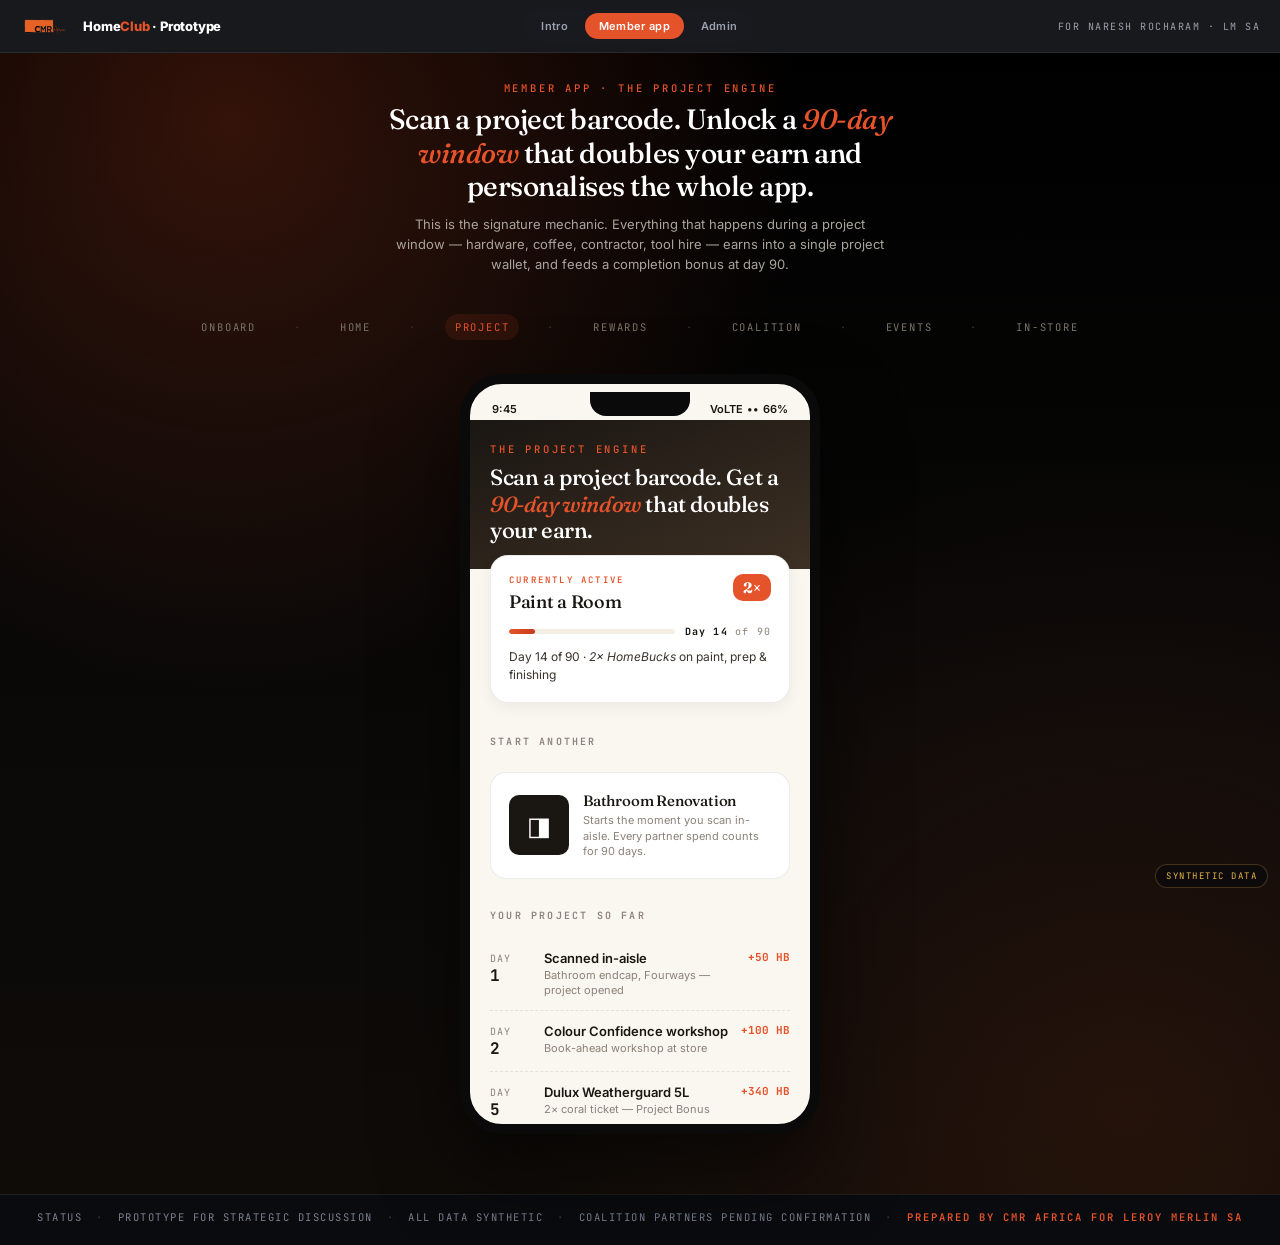
<file: Leroy Merlin Homeclub/homeclub/app/project.html>
<!DOCTYPE html>
<html lang="en">
<head>
<meta charset="UTF-8">
<meta name="viewport" content="width=device-width, initial-scale=1.0, viewport-fit=cover">
<meta name="theme-color" content="#1c1814">
<title>HomeClub · Project Engine · 90-day window</title>
<link rel="icon" type="image/png" href="../assets/img/cmr-logo.png">
<link rel="preconnect" href="https://fonts.googleapis.com">
<link rel="preconnect" href="https://fonts.gstatic.com" crossorigin>
<link href="https://fonts.googleapis.com/css2?family=Fraunces:ital,opsz,wght@0,9..144,400;0,9..144,500;0,9..144,600;0,9..144,700;1,9..144,400;1,9..144,500&family=Inter:wght@300;400;500;600;700;800&family=JetBrains+Mono:wght@400;500;600;700&display=swap" rel="stylesheet">
<link rel="stylesheet" href="../assets/css/tokens.css">
<link rel="stylesheet" href="../assets/css/shared.css">
<link rel="stylesheet" href="../assets/css/member.css">
</head>
<body>

<nav class="proto-bar" data-proto-bar aria-label="HomeClub prototype navigation"></nav>

<main class="mobile-stage">
  <div class="mobile-context">
    <span class="eyebrow">Member app · The Project Engine</span>
    <h1>Scan a project barcode. Unlock a <em>90-day window</em> that doubles your earn and personalises the whole app.</h1>
    <p>This is the signature mechanic. Everything that happens during a project window — hardware, coffee, contractor, tool hire — earns into a single project wallet, and feeds a completion bonus at day 90.</p>
  </div>

  <nav class="step-nav" data-app-nav></nav>

  <div class="phone" style="margin-top: 28px">
    <div class="phone-screen">
      <div class="status-bar">
        <span>9:45</span>
        <div class="sb-right"><span>VoLTE</span><span>••</span><span>66%</span></div>
      </div>

      <!-- Engine hero -->
      <section class="engine-header">
        <span class="eyebrow" data-copy="project_engine.eyebrow">The Project Engine</span>
        <h2 data-copy-html="project_engine.headline_html">Scan a project barcode. Get a <em>90-day window</em> that doubles your earn.</h2>
      </section>

      <!-- Current active project card -->
      <div class="project-card" style="margin-top: -14px; position: relative; z-index: 2">
        <div class="proj-head">
          <div>
            <div class="proj-eyebrow">Currently active</div>
            <div class="proj-name" data-copy="project_engine.active_title">Paint a Room</div>
          </div>
          <div class="multiplier">2×</div>
        </div>
        <div class="proj-days-wrap">
          <div class="proj-days-bar"><div class="proj-days-fill" style="width: 15.5%"></div></div>
          <div class="proj-days-txt"><strong>Day 14</strong> of 90</div>
        </div>
        <div style="margin-top:10px; font-size:12px; color:var(--hc-charcoal-2); line-height:1.5" data-copy-html="project_engine.active_caption_html">
          Day 14 of 90 · <em>2× HomeBucks</em> on paint, prep & finishing
        </div>
      </div>

      <!-- Start another project -->
      <div class="section-h"><span>Start another</span></div>
      <div class="barcode-box" role="button" tabindex="0">
        <div class="barcode-visual" aria-hidden="true">◨</div>
        <div>
          <div class="bc-title" data-copy="project_engine.barcode_title">Bathroom Renovation</div>
          <div class="bc-caption" data-copy="project_engine.barcode_caption">Starts the moment you scan in-aisle. Every partner spend counts for 90 days.</div>
        </div>
      </div>

      <!-- Timeline -->
      <div class="section-h"><span data-copy="project_engine.timeline_eyebrow">Your project so far</span></div>
      <div class="timeline" id="timeline"><!-- JS --></div>

      <!-- What's coming -->
      <div class="section-h" style="margin-top: 10px">
        <span data-copy="project_engine.timeline_rewards_eyebrow">What unlocks when you finish</span>
      </div>
      <div class="timeline" id="timeline-rewards"><!-- JS --></div>

      <nav class="tabbar" aria-label="App sections" style="margin-top: 6px">
        <a href="home.html"><span class="tb-ico">⌂</span><span>Home</span></a>
        <a class="active" href="project.html"><span class="tb-ico">◎</span><span>Project</span></a>
        <a href="gamification.html"><span class="tb-ico">◆</span><span>Rewards</span></a>
        <a href="coalition.html"><span class="tb-ico">☵</span><span>Coalition</span></a>
        <a href="events.html"><span class="tb-ico">✺</span><span>Events</span></a>
      </nav>
    </div>
  </div>
</main>

<footer class="disclosure-footer" data-disclosure-footer></footer>

<script src="../assets/js/data.js"></script>
<script src="../assets/js/app.js"></script>
<script>
(async () => {
  HomeClubApp.mountChrome({ pathPrefix: '../', current: 'app' });
  await HomeClubApp.initCopy('../');

  const pages = [
    { key: 'onboarding',   file: 'onboarding.html',   label: 'Onboard' },
    { key: 'home',         file: 'home.html',         label: 'Home' },
    { key: 'project',      file: 'project.html',      label: 'Project' },
    { key: 'gamification', file: 'gamification.html', label: 'Rewards' },
    { key: 'coalition',    file: 'coalition.html',    label: 'Coalition' },
    { key: 'events',       file: 'events.html',       label: 'Events' },
    { key: 'in-store',     file: 'in-store.html',     label: 'In-store' }
  ];
  HomeClubApp.renderStepNav(document.querySelector('[data-app-nav]'), pages, 'project', '../');

  const copy = HomeClubApp.getCopy();
  document.getElementById('timeline').innerHTML = copy.project_engine.timeline.map(row => `
    <div class="timeline-row">
      <div class="timeline-day">Day<strong>${row.day.replace('D','')}</strong></div>
      <div class="timeline-content">
        <div class="tl-title">${row.label}</div>
        <div class="tl-caption">${row.caption}</div>
      </div>
      <div class="timeline-earn ${row.pos ? '' : 'neg'}">${row.earn}</div>
    </div>
  `).join('');

  document.getElementById('timeline-rewards').innerHTML = copy.project_engine.timeline_rewards.map(row => `
    <div class="timeline-row">
      <div class="timeline-day">${row.when.includes('+') ? 'After' : 'Day'}<strong>${row.when.replace('D','').replace('+','')}</strong></div>
      <div class="timeline-content">
        <div class="tl-title">${row.label}</div>
        <div class="tl-caption">${row.caption}</div>
      </div>
      <div class="timeline-earn">${row.earn}</div>
    </div>
  `).join('');
})();

if ('serviceWorker' in navigator) {
  window.addEventListener('load', () => navigator.serviceWorker.register('../service-worker.js').catch(() => {}));
}
</script>
</body>
</html>
</file>
<file: Leroy Merlin Homeclub/homeclub/assets/css/tokens.css>
/* ==========================================================================
   HomeClub design tokens — lifted from the CMR Africa prototype lineage.
   Do not invent new colours; if you need a shade, derive it from these.
   ========================================================================== */

:root {
  /* — Consumer / member-facing palette — */
  --hc-coral:        #E5532A;
  --hc-coral-deep:   #C73E1D;
  --hc-coral-soft:   #FFE8DC;
  --hc-cream:        #FAF6F0;
  --hc-paper:        #F4EEE3;
  --hc-charcoal:     #1A1612;
  --hc-charcoal-2:   #3A332B;
  --hc-mute:         #8B8278;
  --hc-leaf:         #5A6B3F;
  --hc-sand:         #D9C7A7;

  /* In-store price ticket system (LM-existing + our addition) */
  --ticket-green:    #2E8B57;   /* LM normal "1st Price" */
  --ticket-red:      #D32F2F;   /* LM promo */
  --ticket-coral:    #E5532A;   /* HomeClub 2× project bonus */

  /* — Admin / enterprise palette — */
  --d-bg:            #0A0B0E;
  --d-panel:         #14161B;
  --d-panel-2:       #1B1E25;
  --d-border:        #262A33;
  --d-text:          #E4E6EB;
  --d-text-mute:     #7A8090;
  --d-accent:        #FF7847;
  --d-green:         #5CC689;
  --d-amber:         #E5B447;
  --d-red:           #E5566F;
  --d-purple:        #8B7FD6;

  /* — Typography — */
  --ff-display: 'Fraunces', Georgia, serif;
  --ff-body:    'Inter', system-ui, -apple-system, 'Segoe UI', sans-serif;
  --ff-mono:    'JetBrains Mono', 'SF Mono', Consolas, monospace;

  /* — Rhythm — */
  --r-xs: 4px;
  --r-sm: 8px;
  --r-md: 16px;
  --r-lg: 24px;
  --r-xl: 40px;

  /* — Radii — */
  --rad-sm: 6px;
  --rad-md: 12px;
  --rad-lg: 22px;

  /* — Motion — */
  --ease-out: cubic-bezier(0.2, 0.8, 0.2, 1);
  --ease-in-out: cubic-bezier(0.65, 0, 0.35, 1);
}

* { box-sizing: border-box; margin: 0; padding: 0; }
html, body { height: 100%; }
body { font-family: var(--ff-body); -webkit-font-smoothing: antialiased; text-rendering: optimizeLegibility; }
a { color: inherit; text-decoration: none; }
button { font-family: inherit; cursor: pointer; border: none; background: none; color: inherit; }
img { max-width: 100%; display: block; }

/* Reusable monospace eyebrow used everywhere */
.eyebrow {
  font-family: var(--ff-mono);
  font-size: 10.5px;
  letter-spacing: 2.8px;
  text-transform: uppercase;
  font-weight: 500;
}

.display {
  font-family: var(--ff-display);
  font-weight: 500;
  letter-spacing: -0.4px;
  line-height: 1.2;
}
.display em { font-style: italic; color: var(--hc-coral); }

/* Visually hidden (a11y) */
.sr-only {
  position: absolute; width: 1px; height: 1px; padding: 0; margin: -1px;
  overflow: hidden; clip: rect(0,0,0,0); white-space: nowrap; border: 0;
}
</file>
<file: Leroy Merlin Homeclub/homeclub/assets/css/shared.css>
/* ==========================================================================
   Shared chrome: top bar, footer disclosure band, phone frame, buttons.
   ========================================================================== */

/* — Top proto bar, on every page for context — */
.proto-bar {
  position: sticky; top: 0; z-index: 100;
  background: rgba(10,11,14,0.94);
  backdrop-filter: blur(10px);
  -webkit-backdrop-filter: blur(10px);
  color: #fff;
  padding: 10px 20px;
  display: flex; align-items: center; justify-content: space-between;
  gap: 16px;
  border-bottom: 1px solid rgba(255,255,255,0.08);
  font-family: var(--ff-body);
}
.proto-bar .brand { display: flex; align-items: center; gap: 10px; min-width: 0; }
.proto-bar .brand img { height: 22px; width: auto; opacity: 0.95; }
.proto-bar .brand-title {
  font-weight: 800; letter-spacing: -0.2px; font-size: 13px; white-space: nowrap;
}
.proto-bar .brand-title span { color: var(--hc-coral); }
.proto-bar .bar-meta {
  font-family: var(--ff-mono);
  font-size: 10px; letter-spacing: 1.5px;
  color: #9aa0ac;
  text-transform: uppercase;
  white-space: nowrap;
}
.proto-tabs {
  display: flex; gap: 3px; background: #181a1f; padding: 3px;
  border-radius: 100px; flex-shrink: 0;
}
.proto-tab {
  color: #9aa0ac; padding: 6px 14px;
  border-radius: 100px; font-size: 11px; font-weight: 600;
  letter-spacing: 0.3px; transition: all 0.2s var(--ease-out);
}
.proto-tab.active { background: var(--hc-coral); color: #fff; }
.proto-tab:hover:not(.active) { color: #fff; }

@media (max-width: 640px) {
  .proto-bar { padding: 9px 14px; }
  .proto-bar .bar-meta { display: none; }
  .proto-bar .brand-title { font-size: 11.5px; }
  .proto-tab { padding: 6px 11px; font-size: 10.5px; }
}

/* — Disclosure footer (on EVERY page, per Lee's instruction) — */
.disclosure-footer {
  background: #0A0B0E;
  color: #7A8090;
  padding: 14px 20px 18px;
  text-align: center;
  font-family: var(--ff-mono);
  font-size: 10.5px;
  letter-spacing: 1.5px;
  text-transform: uppercase;
  border-top: 1px solid #1f1f1f;
  line-height: 1.7;
}
.disclosure-footer .disc-row { display: inline-flex; gap: 14px; flex-wrap: wrap; justify-content: center; }
.disclosure-footer .dot { opacity: 0.4; }
.disclosure-footer .cmr-mark { color: var(--hc-coral); letter-spacing: 2px; font-weight: 600; }

/* — Buttons, shared — */
.btn {
  display: inline-flex; align-items: center; justify-content: center; gap: 8px;
  padding: 12px 20px; border-radius: 100px;
  font-family: var(--ff-body); font-weight: 600; font-size: 13.5px;
  letter-spacing: 0.2px;
  transition: transform 0.15s var(--ease-out), background 0.2s var(--ease-out), box-shadow 0.2s var(--ease-out);
  will-change: transform;
}
.btn:active { transform: translateY(1px) scale(0.995); }

.btn-coral {
  background: var(--hc-coral); color: #fff;
  box-shadow: 0 6px 14px rgba(229,83,42,0.28);
}
.btn-coral:hover { background: var(--hc-coral-deep); box-shadow: 0 8px 18px rgba(229,83,42,0.35); }

.btn-ghost {
  background: transparent; color: var(--hc-charcoal);
  border: 1px solid rgba(26,22,18,0.15);
}
.btn-ghost:hover { background: rgba(26,22,18,0.04); }

.btn-dark {
  background: var(--hc-charcoal); color: #fff;
}
.btn-dark:hover { background: #000; }

/* — Pilot badge (used on M&B and Decathlon everywhere) — */
.pilot-badge {
  display: inline-flex; align-items: center; gap: 5px;
  padding: 3px 8px;
  background: rgba(229,180,71,0.14);
  border: 1px solid rgba(229,180,71,0.35);
  color: #8a6a15;
  border-radius: 100px;
  font-family: var(--ff-mono);
  font-size: 9px; letter-spacing: 1.4px; text-transform: uppercase; font-weight: 600;
}
.pilot-badge.on-dark {
  background: rgba(229,180,71,0.1); color: #E5B447; border-color: rgba(229,180,71,0.3);
}
.pilot-badge::before {
  content: ''; width: 5px; height: 5px; border-radius: 50%; background: #E5B447;
}

/* — Watermark "synthetic data" — */
.synth-watermark {
  position: fixed; bottom: 12px; right: 12px;
  z-index: 90;
  font-family: var(--ff-mono);
  font-size: 9px; letter-spacing: 1.5px; text-transform: uppercase;
  background: rgba(10,11,14,0.72);
  color: #E5B447;
  padding: 5px 10px;
  border-radius: 100px;
  border: 1px solid rgba(229,180,71,0.25);
  pointer-events: none;
  backdrop-filter: blur(4px);
}
@media print { .synth-watermark { display: none; } }
</file>
<file: Leroy Merlin Homeclub/homeclub/assets/css/member.css>
/* ==========================================================================
   Member-facing CSS. Warm cream + coral. Phone frame for desktop, natural
   full-width layout for mobile devices.
   ========================================================================== */

.mobile-stage {
  min-height: 100vh;
  background:
    radial-gradient(circle at 18% 6%, rgba(229,83,42,0.22) 0%, transparent 38%),
    radial-gradient(circle at 88% 92%, rgba(229,83,42,0.10) 0%, transparent 42%),
    linear-gradient(180deg, #000 0%, #0A0908 60%, #0F0C08 100%);
  padding: 28px 20px 60px;
  display: flex;
  flex-direction: column;
  align-items: center;
}

.mobile-context {
  max-width: 680px; width: 100%;
  text-align: center; color: #fff;
  margin-bottom: 22px;
}
.mobile-context .eyebrow { color: var(--hc-coral); margin-bottom: 8px; display: block; }
.mobile-context h1 {
  font-family: var(--ff-display); font-weight: 500;
  font-size: clamp(22px, 4vw, 28px);
  line-height: 1.2; letter-spacing: -0.5px;
  max-width: 540px; margin: 0 auto;
}
.mobile-context h1 em { font-style: italic; color: var(--hc-coral); }
.mobile-context p {
  color: #a9a49b; margin-top: 10px; font-size: 13px; max-width: 500px;
  margin-left: auto; margin-right: auto; line-height: 1.55;
}

/* Step nav, above phone */
.step-nav {
  display: flex; justify-content: center; align-items: center; gap: 18px;
  margin: 18px 0 6px; flex-wrap: wrap;
}
.step-nav a, .step-nav span {
  font-family: var(--ff-mono);
  font-size: 10.5px; letter-spacing: 1.8px; text-transform: uppercase;
  color: #7a7468; padding: 6px 10px; border-radius: 100px;
  transition: color 0.2s, background 0.2s;
}
.step-nav a:hover { color: #fff; background: rgba(255,255,255,0.05); }
.step-nav a.current { color: var(--hc-coral); background: rgba(229,83,42,0.1); }
.step-nav .sep { color: #3a3428; }

/* The phone frame (desktop view) */
.phone {
  width: 360px; height: 760px;
  background: var(--hc-cream);
  border-radius: 42px;
  border: 10px solid #0a0a0a;
  box-shadow: 0 38px 80px rgba(0,0,0,0.55), inset 0 0 0 1px rgba(255,255,255,0.04);
  position: relative; overflow: hidden;
  display: flex; flex-direction: column;
  margin: 0 auto;
}
.phone::before {
  content: ''; position: absolute; top: 8px; left: 50%; transform: translateX(-50%);
  width: 100px; height: 24px; background: #0a0a0a; border-radius: 0 0 16px 16px;
  z-index: 100;
}

/* On real mobile viewports, drop the frame — fill the screen */
@media (max-width: 520px) {
  .mobile-stage { padding: 0; background: var(--hc-cream); }
  .mobile-context { background: #000; padding: 22px 18px; margin-bottom: 0; color: #fff; }
  .phone {
    width: 100%; height: auto; min-height: calc(100vh - 160px);
    border-radius: 0; border: 0; box-shadow: none;
  }
  .phone::before { display: none; }
  .step-nav { background: #000; padding: 10px; margin: 0; }
}

.phone-screen {
  flex: 1; display: flex; flex-direction: column;
  overflow-y: auto; overflow-x: hidden;
  position: relative;
  -webkit-overflow-scrolling: touch;
}
.phone-screen::-webkit-scrollbar { width: 0; }

/* Status bar (iOS-ish) */
.status-bar {
  height: 36px; padding: 14px 22px 0; display: flex;
  justify-content: space-between; align-items: center;
  font-size: 11px; font-weight: 600; color: var(--hc-charcoal);
  flex-shrink: 0;
}
.status-bar .sb-right { display: flex; gap: 4px; align-items: center; }

@media (max-width: 520px) {
  .status-bar { display: none; }
}

/* Member app header, inside phone */
.app-header {
  display: flex; align-items: center; justify-content: space-between;
  padding: 14px 20px 8px;
}
.app-header .hi {
  font-family: var(--ff-display); font-weight: 500;
  font-size: 22px; color: var(--hc-charcoal); letter-spacing: -0.4px; line-height: 1.15;
}
.app-header .hi em { font-style: italic; color: var(--hc-coral); }
.app-header .sub {
  font-size: 11.5px; color: var(--hc-mute); margin-top: 2px;
}
.app-header .avatar {
  width: 40px; height: 40px; border-radius: 50%;
  background: linear-gradient(135deg, var(--hc-coral), var(--hc-coral-deep));
  color: #fff; font-weight: 700; font-size: 14px;
  display: grid; place-items: center;
  border: 2px solid #fff;
  box-shadow: 0 4px 10px rgba(229,83,42,0.3);
}

/* The tier card */
.tier-card {
  margin: 10px 20px 18px;
  background: linear-gradient(135deg, #1A1612 0%, #2D2620 55%, #3D3024 100%);
  border-radius: 22px; padding: 20px 22px;
  color: #fff; position: relative; overflow: hidden;
  box-shadow: 0 8px 26px rgba(0,0,0,0.2);
}
.tier-card::before {
  content: ''; position: absolute; right: -40px; top: -40px;
  width: 160px; height: 160px;
  background: radial-gradient(circle, rgba(229,83,42,0.45), transparent 65%);
}
.tier-card::after {
  content: ''; position: absolute; left: -50px; bottom: -60px;
  width: 180px; height: 180px;
  background: radial-gradient(circle, rgba(90,107,63,0.18), transparent 65%);
}
.tier-card .tier-head {
  display: flex; justify-content: space-between; align-items: center;
  position: relative; z-index: 2;
}
.tier-card .tier-eyebrow {
  font-family: var(--ff-mono); font-size: 9px; letter-spacing: 2.2px;
  text-transform: uppercase; color: #E5B447; font-weight: 600;
}
.tier-card .tier-name {
  font-family: var(--ff-display); font-size: 28px; font-weight: 600;
  letter-spacing: -0.5px; margin-top: 2px; line-height: 1;
}
.tier-card .home-card-origin {
  font-family: var(--ff-mono); font-size: 8.5px; letter-spacing: 1.4px;
  text-transform: uppercase; color: rgba(255,255,255,0.55); margin-top: 6px;
}
.tier-card .home-card-origin span { color: #E5B447; }
.tier-card .chip-logo {
  width: 38px; height: 26px;
  background: linear-gradient(135deg, #E5B447 0%, #B8894A 100%);
  border-radius: 4px; position: relative;
}
.tier-card .chip-logo::after {
  content: ''; position: absolute; inset: 3px;
  background:
    linear-gradient(90deg, transparent 30%, rgba(0,0,0,0.15) 30%, rgba(0,0,0,0.15) 33%, transparent 33%),
    linear-gradient(90deg, transparent 50%, rgba(0,0,0,0.15) 50%, rgba(0,0,0,0.15) 53%, transparent 53%),
    linear-gradient(90deg, transparent 70%, rgba(0,0,0,0.15) 70%, rgba(0,0,0,0.15) 73%, transparent 73%);
}
.tier-card .hb-balance {
  margin-top: 22px; position: relative; z-index: 2;
  display: flex; align-items: flex-end; gap: 8px;
}
.tier-card .hb-num {
  font-family: var(--ff-display); font-weight: 600;
  font-size: 42px; line-height: 1; letter-spacing: -1px;
}
.tier-card .hb-unit {
  font-family: var(--ff-mono); font-size: 11px; letter-spacing: 1.8px;
  text-transform: uppercase; color: #E5B447; padding-bottom: 6px; font-weight: 600;
}
.tier-card .hb-caption {
  font-size: 11px; color: rgba(255,255,255,0.62); margin-top: 4px;
  position: relative; z-index: 2;
}
.tier-card .tier-progress {
  margin-top: 14px; position: relative; z-index: 2;
  display: flex; flex-direction: column; gap: 6px;
}
.tier-card .progress-track {
  height: 4px; background: rgba(255,255,255,0.12); border-radius: 100px;
  overflow: hidden;
}
.tier-card .progress-fill {
  height: 100%; background: linear-gradient(90deg, #E5532A, #E5B447);
  border-radius: 100px;
}
.tier-card .progress-label {
  display: flex; justify-content: space-between;
  font-family: var(--ff-mono); font-size: 9.5px; letter-spacing: 1.5px;
  text-transform: uppercase; color: rgba(255,255,255,0.5);
}
.tier-card .progress-label strong { color: #fff; font-weight: 600; }

/* Active project card */
.project-card {
  margin: 0 20px 18px;
  background: #fff; border: 1px solid rgba(26,22,18,0.08);
  border-radius: 18px; padding: 18px;
  box-shadow: 0 4px 16px rgba(26,22,18,0.06);
  position: relative;
  cursor: pointer;
  transition: transform 0.15s var(--ease-out), box-shadow 0.2s var(--ease-out);
}
.project-card:hover { transform: translateY(-2px); box-shadow: 0 10px 26px rgba(26,22,18,0.1); }
.project-card .proj-head {
  display: flex; justify-content: space-between; align-items: flex-start;
  margin-bottom: 10px;
}
.project-card .proj-eyebrow {
  font-family: var(--ff-mono); font-size: 9px; letter-spacing: 2.2px;
  text-transform: uppercase; color: var(--hc-coral); font-weight: 600;
  margin-bottom: 4px;
}
.project-card .proj-name {
  font-family: var(--ff-display); font-size: 18px; font-weight: 500;
  letter-spacing: -0.3px; color: var(--hc-charcoal);
}
.project-card .multiplier {
  background: var(--hc-coral); color: #fff;
  font-family: var(--ff-display); font-weight: 700; font-size: 15px;
  padding: 6px 10px; border-radius: 10px; line-height: 1;
}
.project-card .proj-days-wrap {
  display: flex; align-items: center; gap: 10px;
  margin-top: 12px;
}
.project-card .proj-days-bar {
  flex: 1; height: 5px; background: var(--hc-paper); border-radius: 100px; overflow: hidden;
}
.project-card .proj-days-fill {
  height: 100%; background: linear-gradient(90deg, var(--hc-coral), var(--hc-coral-deep));
  border-radius: 100px;
}
.project-card .proj-days-txt {
  font-family: var(--ff-mono); font-size: 10px; color: var(--hc-mute); letter-spacing: 1.2px;
  white-space: nowrap;
}
.project-card .proj-days-txt strong { color: var(--hc-charcoal); }

/* Section headings inside the app */
.section-h {
  margin: 14px 20px 8px;
  font-family: var(--ff-mono); font-size: 10px; letter-spacing: 2.2px;
  text-transform: uppercase; color: var(--hc-mute); font-weight: 600;
  display: flex; justify-content: space-between; align-items: center;
}
.section-h a { color: var(--hc-coral); font-weight: 700; }

/* Row of 2 tiles */
.tile-row {
  display: grid; grid-template-columns: 1fr 1fr; gap: 10px;
  padding: 0 20px; margin-bottom: 14px;
}
.tile {
  background: #fff; border-radius: 14px; padding: 14px;
  border: 1px solid rgba(26,22,18,0.07);
  transition: transform 0.15s var(--ease-out);
  cursor: pointer;
}
.tile:hover { transform: translateY(-2px); }
.tile .tile-ico {
  width: 36px; height: 36px; border-radius: 10px; display: grid; place-items: center;
  background: var(--hc-coral-soft); color: var(--hc-coral); margin-bottom: 10px;
  font-size: 18px;
}
.tile .tile-label {
  font-family: var(--ff-display); font-weight: 500; font-size: 15px;
  color: var(--hc-charcoal); letter-spacing: -0.2px; line-height: 1.2;
}
.tile .tile-caption { font-size: 10.5px; color: var(--hc-mute); margin-top: 3px; line-height: 1.35; }

/* Activity list */
.activity-list { padding: 0 20px 6px; display: flex; flex-direction: column; gap: 8px; }
.activity-row {
  display: flex; align-items: center; gap: 12px;
  padding: 12px 14px; background: #fff;
  border-radius: 12px; border: 1px solid rgba(26,22,18,0.06);
}
.activity-row .a-ico {
  width: 34px; height: 34px; border-radius: 10px; display: grid; place-items: center;
  background: var(--hc-paper); color: var(--hc-charcoal-2); font-size: 14px; flex-shrink: 0;
}
.activity-row .a-body { flex: 1; min-width: 0; }
.activity-row .a-title { font-size: 13px; font-weight: 600; color: var(--hc-charcoal); }
.activity-row .a-caption { font-size: 11px; color: var(--hc-mute); margin-top: 1px; }
.activity-row .a-hb {
  font-family: var(--ff-mono); font-size: 11px; letter-spacing: 0.4px;
  color: var(--hc-coral); font-weight: 700; white-space: nowrap;
}
.activity-row .a-hb.neg { color: var(--hc-mute); font-weight: 500; }

/* Bottom tabbar (mock) */
.tabbar {
  display: flex; justify-content: space-around; align-items: center;
  padding: 12px 0 16px;
  border-top: 1px solid rgba(26,22,18,0.08);
  background: #fff;
  flex-shrink: 0;
}
.tabbar a {
  display: flex; flex-direction: column; align-items: center; gap: 2px;
  font-family: var(--ff-mono); font-size: 9px; letter-spacing: 1.3px;
  text-transform: uppercase; color: var(--hc-mute); padding: 2px 10px;
  transition: color 0.15s;
}
.tabbar a .tb-ico { font-size: 18px; line-height: 1; }
.tabbar a.active, .tabbar a:hover { color: var(--hc-coral); }
.tabbar a.active .tb-ico { transform: translateY(-1px); }

/* Screen-level sections */
.screen-section { padding: 0 0 16px; }

/* Onboarding specific */
.onboard-screen {
  padding: 28px 24px 20px;
  flex: 1; display: flex; flex-direction: column; justify-content: space-between;
  background: var(--hc-cream);
}
.onboard-visual {
  margin: 10px 0 22px;
  display: grid; place-items: center;
  min-height: 230px;
}
.onboard-body h2 {
  font-family: var(--ff-display); font-weight: 500; font-size: 26px; line-height: 1.2;
  letter-spacing: -0.6px; color: var(--hc-charcoal); margin-bottom: 10px;
}
.onboard-body h2 em { font-style: italic; color: var(--hc-coral); }
.onboard-body p { font-size: 14px; color: var(--hc-charcoal-2); line-height: 1.55; }
.onboard-actions { display: flex; flex-direction: column; gap: 10px; margin-top: 22px; }

/* Stepper dots */
.stepper {
  display: flex; justify-content: center; gap: 7px; margin-top: 14px;
}
.stepper .dot {
  width: 7px; height: 7px; border-radius: 50%; background: rgba(26,22,18,0.15);
  transition: width 0.2s var(--ease-out);
}
.stepper .dot.current { background: var(--hc-coral); width: 22px; border-radius: 100px; }

/* my Home Card rendering — illustrated after Lee's actual LM app screenshot.
   Lime-green gradient card, white sans-serif title, card holder/number rows,
   vertical barcode, mint info banner above the card. */
.home-card-mock {
  width: 240px;
  background: linear-gradient(135deg, #9ED154 0%, #7CBE2F 100%);
  border-radius: 12px;
  padding: 14px 16px;
  position: relative; overflow: hidden;
  box-shadow: 0 10px 28px rgba(124,190,47,0.25);
  color: #fff;
}
.home-card-mock::before {
  /* soft highlight blob in top-right, like the real card */
  content: ''; position: absolute; right: -30px; top: -30px;
  width: 120px; height: 120px; border-radius: 50%;
  background: rgba(255,255,255,0.1);
}
.home-card-mock .hc-title {
  font-family: var(--ff-body); font-weight: 800; font-size: 17px;
  letter-spacing: -0.3px; color: #fff; line-height: 1.1;
  position: relative; z-index: 2;
}
.home-card-mock .hc-row {
  font-family: var(--ff-body); font-size: 9.5px; font-weight: 500;
  color: #fff; margin-top: 6px; letter-spacing: 0.1px;
  position: relative; z-index: 2;
}
.home-card-mock .hc-row strong { font-weight: 700; }
.home-card-mock .hc-barcode {
  margin-top: 10px; height: 44px; width: 100%;
  background:
    repeating-linear-gradient(90deg,
      #000 0, #000 1.5px, transparent 1.5px, transparent 3px,
      #000 3px, #000 4.5px, transparent 4.5px, transparent 7px,
      #000 7px, #000 8px, transparent 8px, transparent 10px);
  border-radius: 2px;
  position: relative; z-index: 2;
}
.home-card-mock.upgraded {
  background: linear-gradient(135deg, #1A1612 0%, #2D2620 55%, #3D3024 100%);
  color: #fff;
  box-shadow: 0 14px 32px rgba(229,83,42,0.3);
}
.home-card-mock.upgraded::before {
  background: radial-gradient(circle, rgba(229,83,42,0.5), transparent 70%);
  right: -40px; top: -40px; width: 160px; height: 160px;
}
.home-card-mock.upgraded .hc-title { color: var(--hc-coral); }
.home-card-mock.upgraded .hc-title-big {
  font-family: var(--ff-display); font-weight: 600; font-size: 24px;
  letter-spacing: -0.5px; line-height: 1; margin-top: 2px; color: #fff;
}
.home-card-mock.upgraded .hc-row { color: rgba(255,255,255,0.7); }
.home-card-mock.upgraded .hc-barcode { opacity: 0.3; filter: invert(1); }

/* Info banner above the card, echoing the app's mint pill */
.home-card-banner {
  width: 240px;
  background: #E9F4D8;
  border: 1px solid #B9D97B;
  border-radius: 12px;
  padding: 10px 12px 10px 40px;
  color: #405028; font-size: 11px; line-height: 1.35;
  position: relative;
  margin: 0 auto 14px;
}
.home-card-banner::before {
  content: 'i'; position: absolute; left: 10px; top: 50%; transform: translateY(-50%);
  width: 20px; height: 20px; border-radius: 50%;
  background: #fff; color: #405028;
  display: grid; place-items: center;
  font-family: var(--ff-display); font-style: italic; font-weight: 600; font-size: 11px;
}

/* Upgrade arrow between cards */
.upgrade-flow {
  display: flex; flex-direction: column; align-items: center; gap: 12px;
}
.upgrade-arrow {
  width: 2px; height: 26px; background: linear-gradient(180deg, #2E8B57, var(--hc-coral));
  position: relative;
}
.upgrade-arrow::after {
  content: ''; position: absolute; bottom: -2px; left: 50%; transform: translateX(-50%);
  border-left: 6px solid transparent; border-right: 6px solid transparent;
  border-top: 8px solid var(--hc-coral);
}

/* Project Engine specific */
.engine-header {
  background: linear-gradient(160deg, #1A1612 0%, #3D3024 100%);
  color: #fff; padding: 22px 20px 26px;
}
.engine-header .eyebrow { color: var(--hc-coral); margin-bottom: 8px; display: block; }
.engine-header h2 {
  font-family: var(--ff-display); font-weight: 500; font-size: 22px;
  letter-spacing: -0.4px; line-height: 1.2;
}
.engine-header h2 em { font-style: italic; color: var(--hc-coral); }

.barcode-box {
  margin: 16px 20px;
  background: #fff; border-radius: 16px; padding: 18px;
  border: 1px solid rgba(26,22,18,0.08);
  display: flex; align-items: center; gap: 14px;
  cursor: pointer;
  transition: transform 0.15s var(--ease-out);
}
.barcode-box:hover { transform: translateY(-2px); }
.barcode-visual {
  width: 60px; height: 60px; border-radius: 10px; background: var(--hc-charcoal);
  color: #fff; display: grid; place-items: center; font-size: 26px; flex-shrink: 0;
}
.barcode-box .bc-title {
  font-family: var(--ff-display); font-size: 15px; font-weight: 500; color: var(--hc-charcoal);
  letter-spacing: -0.2px;
}
.barcode-box .bc-caption { font-size: 11px; color: var(--hc-mute); margin-top: 3px; line-height: 1.4; }

/* Project timeline */
.timeline { padding: 8px 20px 12px; }
.timeline-row {
  display: grid; grid-template-columns: 42px 1fr auto; gap: 12px; align-items: flex-start;
  padding: 12px 0; border-bottom: 1px dashed rgba(26,22,18,0.1);
}
.timeline-row:last-child { border-bottom: 0; }
.timeline-day {
  font-family: var(--ff-mono); font-size: 10px; letter-spacing: 1px;
  color: var(--hc-mute); text-transform: uppercase; padding-top: 2px;
}
.timeline-day strong { display: block; font-size: 16px; color: var(--hc-charcoal); letter-spacing: -0.3px; }
.timeline-content .tl-title { font-size: 13px; font-weight: 600; color: var(--hc-charcoal); }
.timeline-content .tl-caption { font-size: 11px; color: var(--hc-mute); margin-top: 2px; line-height: 1.4; }
.timeline-earn {
  font-family: var(--ff-mono); font-size: 11px; color: var(--hc-coral); font-weight: 700;
  white-space: nowrap;
}
.timeline-earn.neg { color: var(--hc-mute); font-weight: 500; }

/* Partner tile row */
.partner-tile {
  background: #fff; border-radius: 18px; padding: 16px;
  border: 1px solid rgba(26,22,18,0.07);
  display: flex; gap: 14px; align-items: center;
  margin: 0 20px 12px;
  position: relative;
  transition: transform 0.15s var(--ease-out), box-shadow 0.2s;
  cursor: pointer;
}
.partner-tile:hover { transform: translateY(-2px); box-shadow: 0 10px 24px rgba(26,22,18,0.08); }
.partner-tile .pt-logo {
  width: 52px; height: 52px; border-radius: 14px; display: grid; place-items: center;
  font-family: var(--ff-display); font-weight: 700; font-size: 18px;
  color: #fff; flex-shrink: 0; line-height: 1;
}
.partner-tile.lm .pt-logo { background: #2E8B57; }
.partner-tile.mb .pt-logo { background: #6B3410; }
.partner-tile.dec .pt-logo { background: #0082C8; }
.partner-tile .pt-body { flex: 1; min-width: 0; }
.partner-tile .pt-name {
  font-family: var(--ff-display); font-weight: 500; font-size: 16px; color: var(--hc-charcoal);
  letter-spacing: -0.2px;
  display: flex; align-items: center; gap: 8px; flex-wrap: wrap;
}
.partner-tile .pt-pillar {
  font-family: var(--ff-mono); font-size: 9px; letter-spacing: 1.5px; text-transform: uppercase;
  color: var(--hc-coral); font-weight: 700; margin-top: 2px;
}
.partner-tile .pt-rate {
  font-size: 11.5px; color: var(--hc-charcoal-2); margin-top: 6px; line-height: 1.4;
}
.partner-tile .pt-rate strong { color: var(--hc-coral); }

/* Badge grid */
.badge-grid {
  display: grid; grid-template-columns: repeat(3, 1fr); gap: 10px; padding: 0 20px;
}
.badge {
  background: #fff; border-radius: 14px; padding: 12px 8px 10px;
  border: 1px solid rgba(26,22,18,0.07);
  text-align: center;
  transition: transform 0.15s var(--ease-out);
}
.badge:hover { transform: translateY(-2px); }
.badge.earned { border-color: var(--hc-coral); background: var(--hc-coral-soft); }
.badge.locked { opacity: 0.45; }
.badge .b-ico { font-size: 26px; margin-bottom: 4px; }
.badge .b-name {
  font-family: var(--ff-display); font-weight: 500; font-size: 11.5px;
  color: var(--hc-charcoal); line-height: 1.2;
}
.badge .b-progress {
  font-family: var(--ff-mono); font-size: 9px; letter-spacing: 1px; color: var(--hc-mute);
  margin-top: 3px; text-transform: uppercase;
}
.badge.earned .b-progress { color: var(--hc-coral); font-weight: 700; }

/* Events list */
.event-row {
  display: flex; gap: 14px; align-items: center;
  background: #fff; border-radius: 16px; padding: 14px;
  margin: 0 20px 10px;
  border: 1px solid rgba(26,22,18,0.07);
  transition: transform 0.15s var(--ease-out);
  cursor: pointer;
}
.event-row:hover { transform: translateY(-2px); }
.event-date {
  width: 52px; flex-shrink: 0; text-align: center;
  padding: 6px 4px; border-radius: 10px;
  background: var(--hc-charcoal); color: #fff;
}
.event-date .m {
  font-family: var(--ff-mono); font-size: 9.5px; letter-spacing: 1.5px; text-transform: uppercase;
  color: var(--hc-coral); font-weight: 600;
}
.event-date .d {
  font-family: var(--ff-display); font-size: 20px; font-weight: 600; line-height: 1; letter-spacing: -0.5px;
}
.event-body { flex: 1; min-width: 0; }
.event-name {
  font-family: var(--ff-display); font-weight: 500; font-size: 15px; color: var(--hc-charcoal);
  letter-spacing: -0.2px; line-height: 1.2;
}
.event-meta { font-size: 11px; color: var(--hc-mute); margin-top: 3px; line-height: 1.4; }
.event-cost {
  font-family: var(--ff-mono); font-size: 11px; color: var(--hc-coral); font-weight: 700;
  margin-top: 4px;
}

/* Streak strip */
.streak-strip {
  margin: 0 20px 16px;
  background: linear-gradient(135deg, #1A1612, #3D3024);
  color: #fff; border-radius: 16px; padding: 14px 16px;
  display: flex; align-items: center; gap: 14px;
}
.streak-strip .flame { font-size: 32px; }
.streak-strip .s-body { flex: 1; }
.streak-strip .s-count {
  font-family: var(--ff-display); font-weight: 600; font-size: 20px; letter-spacing: -0.3px;
  line-height: 1;
}
.streak-strip .s-count em { color: var(--hc-coral); font-style: normal; }
.streak-strip .s-caption { font-size: 11px; color: rgba(255,255,255,0.65); margin-top: 3px; line-height: 1.35; }

/* Challenge card */
.challenge-card {
  background: #fff; border-radius: 16px; padding: 16px;
  margin: 0 20px 12px;
  border: 1px solid rgba(26,22,18,0.08);
  position: relative;
}
.challenge-card .ch-eyebrow {
  font-family: var(--ff-mono); font-size: 9px; letter-spacing: 2px; text-transform: uppercase;
  color: var(--hc-coral); font-weight: 700;
}
.challenge-card .ch-title {
  font-family: var(--ff-display); font-size: 16px; font-weight: 500; letter-spacing: -0.2px;
  color: var(--hc-charcoal); margin: 4px 0 8px;
}
.challenge-card .ch-body { font-size: 12.5px; color: var(--hc-charcoal-2); line-height: 1.5; }
.challenge-card .ch-foot {
  display: flex; justify-content: space-between; align-items: center; margin-top: 10px;
}
.challenge-card .ch-reward {
  font-family: var(--ff-mono); font-size: 10.5px; letter-spacing: 1.2px;
  color: var(--hc-coral); font-weight: 700;
}
.challenge-card .ch-btn {
  font-family: var(--ff-body); font-size: 11.5px; font-weight: 600;
  color: var(--hc-charcoal); background: var(--hc-paper);
  padding: 6px 12px; border-radius: 100px;
}
.challenge-card .ch-btn:hover { background: var(--hc-sand); }
</file>
<file: Leroy Merlin Homeclub/homeclub/assets/css/admin.css>
/* ==========================================================================
   Admin dashboard — dark, data-dense, Bloomberg-ish.
   ========================================================================== */

.admin-stage {
  background: var(--d-bg); color: var(--d-text); min-height: 100vh;
  font-family: var(--ff-body);
}

.admin-header {
  padding: 22px 28px 18px;
  border-bottom: 1px solid var(--d-border);
  display: flex; align-items: center; justify-content: space-between; gap: 16px;
  flex-wrap: wrap;
}
.admin-header .ah-left { display: flex; flex-direction: column; gap: 4px; }
.admin-header .ah-eyebrow { color: var(--d-accent); }
.admin-header h1 {
  font-family: var(--ff-display); font-weight: 500; font-size: 26px;
  letter-spacing: -0.4px; color: var(--d-text);
}
.admin-header .ah-sub { color: var(--d-text-mute); font-size: 12px; }
.admin-header .ah-actions {
  display: flex; align-items: center; gap: 10px;
}
.admin-header .ah-live {
  display: inline-flex; align-items: center; gap: 6px;
  font-family: var(--ff-mono); font-size: 10.5px; letter-spacing: 1.3px; color: var(--d-green);
  text-transform: uppercase;
}
.admin-header .ah-live .pulse {
  width: 6px; height: 6px; border-radius: 50%; background: var(--d-green);
  box-shadow: 0 0 0 0 rgba(92,198,137, 0.7);
  animation: pulse 2s infinite;
}
@keyframes pulse {
  0%   { box-shadow: 0 0 0 0 rgba(92,198,137, 0.6); }
  70%  { box-shadow: 0 0 0 8px rgba(92,198,137, 0); }
  100% { box-shadow: 0 0 0 0 rgba(92,198,137, 0); }
}

.admin-subnav {
  padding: 12px 28px; background: var(--d-panel);
  border-bottom: 1px solid var(--d-border);
  display: flex; gap: 6px; flex-wrap: wrap;
  font-family: var(--ff-mono); font-size: 10.5px; letter-spacing: 1.5px; text-transform: uppercase;
}
.admin-subnav a {
  color: var(--d-text-mute); padding: 8px 14px; border-radius: 6px;
  transition: background 0.15s, color 0.15s;
}
.admin-subnav a:hover { color: var(--d-text); background: rgba(255,255,255,0.03); }
.admin-subnav a.current { color: var(--d-accent); background: rgba(255,120,71,0.1); }

.admin-main { padding: 22px 28px 40px; max-width: 1440px; margin: 0 auto; }

@media (max-width: 720px) {
  .admin-header { padding: 16px 16px 14px; }
  .admin-header h1 { font-size: 22px; }
  .admin-subnav { padding: 10px 16px; }
  .admin-main { padding: 16px 16px 32px; }
}

/* KPI row */
.kpi-grid {
  display: grid; grid-template-columns: repeat(4, 1fr); gap: 14px;
  margin-bottom: 18px;
}
@media (max-width: 900px) { .kpi-grid { grid-template-columns: repeat(2, 1fr); } }
@media (max-width: 480px) { .kpi-grid { grid-template-columns: 1fr; } }

.kpi {
  background: var(--d-panel); border: 1px solid var(--d-border);
  border-radius: 10px; padding: 16px 18px;
  position: relative; overflow: hidden;
  transition: border-color 0.15s;
}
.kpi:hover { border-color: #3a3f4a; }
.kpi .k-label {
  font-family: var(--ff-mono); font-size: 9.5px; letter-spacing: 1.8px;
  text-transform: uppercase; color: var(--d-text-mute); font-weight: 500;
}
.kpi .k-value {
  font-family: var(--ff-display); font-weight: 600; font-size: 28px;
  color: var(--d-text); letter-spacing: -0.5px; margin-top: 6px; line-height: 1;
}
.kpi .k-unit {
  font-family: var(--ff-mono); font-size: 11px; letter-spacing: 1px;
  color: var(--d-text-mute); margin-left: 4px;
}
.kpi .k-trend {
  display: inline-flex; align-items: center; gap: 4px;
  margin-top: 8px;
  font-family: var(--ff-mono); font-size: 10.5px; letter-spacing: 0.4px; font-weight: 600;
}
.kpi .k-trend.up { color: var(--d-green); }
.kpi .k-trend.down { color: var(--d-red); }
.kpi .k-trend.neutral { color: var(--d-text-mute); }
.kpi .k-spark {
  position: absolute; right: 14px; top: 16px; width: 70px; height: 28px; opacity: 0.7;
}

/* KPI flagged as the "hero" number — conversion from my Home Card */
.kpi.hero {
  border-color: rgba(255,120,71,0.35);
  background: linear-gradient(135deg, #14161B 0%, #1F1814 100%);
}
.kpi.hero::before {
  content: ''; position: absolute; top: 0; left: 0; right: 0; height: 2px;
  background: linear-gradient(90deg, var(--d-accent), transparent);
}
.kpi.hero .k-value { color: var(--d-accent); }

/* Weekly Insight — the CMR Africa wedge */
.insight-panel {
  margin-bottom: 18px;
  background: linear-gradient(135deg, #141820 0%, #1A1518 100%);
  border: 1px solid rgba(255,120,71,0.3);
  border-radius: 12px; padding: 20px 22px;
  position: relative; overflow: hidden;
}
.insight-panel::before {
  content: ''; position: absolute; top: 0; left: 0; bottom: 0; width: 3px;
  background: linear-gradient(180deg, var(--d-accent), transparent);
}
.insight-panel .i-head {
  display: flex; align-items: center; justify-content: space-between; gap: 16px; flex-wrap: wrap;
  margin-bottom: 8px;
}
.insight-panel .i-eyebrow {
  font-family: var(--ff-mono); font-size: 10px; letter-spacing: 2.2px;
  text-transform: uppercase; color: var(--d-accent); font-weight: 600;
  display: inline-flex; align-items: center; gap: 8px;
}
.insight-panel .i-eyebrow::before {
  content: ''; width: 7px; height: 7px; border-radius: 50%; background: var(--d-accent);
  box-shadow: 0 0 10px var(--d-accent);
}
.insight-panel .i-dots {
  display: flex; gap: 5px;
}
.insight-panel .i-dot {
  width: 6px; height: 6px; border-radius: 50%; background: rgba(255,255,255,0.12);
  cursor: pointer; transition: background 0.15s;
}
.insight-panel .i-dot.current { background: var(--d-accent); width: 18px; border-radius: 100px; }

.insight-panel h2 {
  font-family: var(--ff-display); font-weight: 500; font-size: 22px;
  color: var(--d-text); letter-spacing: -0.3px; line-height: 1.25;
  margin: 4px 0 6px;
}
.insight-panel h2 em { font-style: italic; color: var(--d-accent); }
.insight-panel .i-body { color: var(--d-text-mute); font-size: 13px; line-height: 1.55; }
.insight-panel .i-body strong { color: var(--d-text); }
.insight-panel .i-foot {
  margin-top: 12px; font-family: var(--ff-mono); font-size: 10px; letter-spacing: 1.2px;
  color: var(--d-text-mute); text-transform: uppercase;
}
.insight-panel .i-foot .cmr { color: var(--d-accent); font-weight: 700; }

/* Chart grid */
.chart-grid {
  display: grid; grid-template-columns: 2fr 1fr; gap: 14px;
  margin-bottom: 18px;
}
@media (max-width: 900px) { .chart-grid { grid-template-columns: 1fr; } }

.panel {
  background: var(--d-panel); border: 1px solid var(--d-border);
  border-radius: 10px; padding: 18px;
}
.panel .p-head {
  display: flex; justify-content: space-between; align-items: flex-start; margin-bottom: 12px;
}
.panel .p-title {
  font-family: var(--ff-display); font-weight: 500; font-size: 15px;
  color: var(--d-text); letter-spacing: -0.2px;
}
.panel .p-sub {
  font-family: var(--ff-mono); font-size: 9.5px; letter-spacing: 1.4px;
  text-transform: uppercase; color: var(--d-text-mute); margin-top: 2px;
}
.panel .p-actions {
  font-family: var(--ff-mono); font-size: 10px; letter-spacing: 1.2px;
  color: var(--d-text-mute); text-transform: uppercase;
  display: flex; gap: 12px;
}
.panel .p-actions a { color: var(--d-text-mute); transition: color 0.15s; }
.panel .p-actions a:hover, .panel .p-actions a.active { color: var(--d-accent); }

.chart-wrap { position: relative; height: 280px; }
.chart-wrap.sm { height: 220px; }

/* Tier distribution (inline bars) */
.tier-dist-list { display: flex; flex-direction: column; gap: 12px; margin-top: 4px; }
.tier-dist-row {
  display: grid;
  grid-template-columns: 90px 1fr 70px 90px;
  gap: 12px; align-items: center;
}
.tier-dist-row .tname {
  font-family: var(--ff-mono); font-size: 10.5px; letter-spacing: 1.8px;
  text-transform: uppercase; font-weight: 700;
}
.tier-dist-row .tname.nest { color: #B89B6E; }
.tier-dist-row .tname.home { color: var(--d-accent); }
.tier-dist-row .tname.homestead { color: var(--d-amber); }
.tier-dist-row .bar-wrap {
  height: 8px; background: rgba(255,255,255,0.04); border-radius: 4px; overflow: hidden;
}
.tier-dist-row .bar-fill {
  height: 100%; border-radius: 4px;
  transition: width 0.6s var(--ease-out);
}
.tier-dist-row .tstat {
  font-family: var(--ff-mono); font-size: 11px; color: var(--d-text);
  letter-spacing: 0.3px;
}
.tier-dist-row .tstat span {
  font-size: 9.5px; color: var(--d-text-mute); letter-spacing: 1.2px; text-transform: uppercase;
}

@media (max-width: 600px) {
  .tier-dist-row { grid-template-columns: 80px 1fr 70px; }
  .tier-dist-row .tstat:last-child { display: none; }
}

/* Member table */
.members-panel { margin-top: 18px; }
.members-toolbar {
  display: flex; align-items: center; justify-content: space-between; gap: 14px;
  padding: 16px 18px; background: var(--d-panel); border: 1px solid var(--d-border);
  border-radius: 10px 10px 0 0; flex-wrap: wrap;
}
.search-input {
  background: #0A0B0E; border: 1px solid var(--d-border);
  border-radius: 6px; padding: 9px 14px;
  color: var(--d-text); font-family: var(--ff-mono); font-size: 12px;
  letter-spacing: 0.3px; width: 260px;
  transition: border-color 0.15s;
}
.search-input:focus { outline: none; border-color: var(--d-accent); }
.search-input::placeholder { color: var(--d-text-mute); }

.filter-chips {
  display: flex; gap: 6px; flex-wrap: wrap;
}
.chip {
  font-family: var(--ff-mono); font-size: 10px; letter-spacing: 1.2px;
  text-transform: uppercase; font-weight: 600;
  padding: 6px 11px; border-radius: 100px;
  background: rgba(255,255,255,0.04); color: var(--d-text-mute);
  border: 1px solid var(--d-border);
  transition: all 0.15s;
}
.chip:hover { color: var(--d-text); }
.chip.active { background: var(--d-accent); color: #fff; border-color: var(--d-accent); }

.members-table-wrap {
  background: var(--d-panel); border: 1px solid var(--d-border);
  border-top: none; border-radius: 0 0 10px 10px;
  overflow-x: auto;
}
.members-table {
  width: 100%; border-collapse: collapse;
  font-size: 12.5px;
}
.members-table thead th {
  text-align: left; padding: 12px 18px;
  background: #0F1115;
  font-family: var(--ff-mono); font-size: 9.5px; letter-spacing: 1.5px;
  text-transform: uppercase; color: var(--d-text-mute); font-weight: 600;
  border-bottom: 1px solid var(--d-border);
  white-space: nowrap;
}
.members-table tbody td {
  padding: 12px 18px;
  border-bottom: 1px solid rgba(38,42,51,0.5);
  color: var(--d-text);
  white-space: nowrap;
}
.members-table tbody tr {
  cursor: pointer; transition: background 0.1s;
}
.members-table tbody tr:hover { background: rgba(255,255,255,0.025); }
.members-table tbody tr.spotlight td:first-child::before {
  content: ''; display: inline-block;
  width: 3px; height: 24px; background: var(--d-accent); margin-right: 10px; vertical-align: middle;
  border-radius: 2px;
}

.member-avatar-sm {
  display: inline-flex; align-items: center; justify-content: center;
  width: 26px; height: 26px; border-radius: 50%;
  background: linear-gradient(135deg, #3D3024, #2D2620);
  color: #fff; font-size: 10px; font-weight: 700; margin-right: 10px;
}
.amount-mono {
  font-family: var(--ff-mono); font-size: 11.5px; letter-spacing: 0.3px;
}
.tier-pill {
  font-family: var(--ff-mono); font-size: 9px; letter-spacing: 1.4px;
  text-transform: uppercase; font-weight: 700;
  padding: 3px 8px; border-radius: 100px; display: inline-block;
}
.tier-pill.nest      { background: rgba(184,155,110,0.12); color: #B89B6E; }
.tier-pill.home      { background: rgba(255,120,71,0.12); color: var(--d-accent); }
.tier-pill.homestead { background: rgba(229,180,71,0.14); color: var(--d-amber); }

.proj-badge {
  font-family: var(--ff-mono); font-size: 10px; letter-spacing: 0.5px;
  padding: 3px 7px; border-radius: 5px;
  background: rgba(92,198,137,0.1); color: var(--d-green);
}
.proj-badge.churn { background: rgba(229,86,111,0.1); color: var(--d-red); }
.proj-badge.none { background: transparent; color: var(--d-text-mute); }

/* Member detail drawer */
.member-drawer {
  position: fixed; top: 0; right: 0; bottom: 0; width: 420px; max-width: 100vw;
  background: var(--d-panel); border-left: 1px solid var(--d-border);
  transform: translateX(100%); transition: transform 0.3s var(--ease-out);
  z-index: 200; overflow-y: auto;
  padding: 26px 24px 60px;
  box-shadow: -20px 0 50px rgba(0,0,0,0.6);
}
.member-drawer.open { transform: translateX(0); }
.member-drawer .drawer-close {
  position: absolute; top: 18px; right: 18px; color: var(--d-text-mute);
  font-family: var(--ff-mono); font-size: 12px; letter-spacing: 1.5px; text-transform: uppercase;
}
.member-drawer .drawer-close:hover { color: var(--d-text); }
.member-drawer .d-eyebrow {
  font-family: var(--ff-mono); font-size: 10px; letter-spacing: 2px; text-transform: uppercase;
  color: var(--d-accent); margin-bottom: 6px;
}
.member-drawer h3 {
  font-family: var(--ff-display); font-weight: 500; font-size: 24px;
  color: var(--d-text); letter-spacing: -0.4px;
}
.member-drawer .d-id { font-family: var(--ff-mono); font-size: 11px; color: var(--d-text-mute); letter-spacing: 1px; margin-top: 2px; }
.member-drawer .d-meta-grid {
  display: grid; grid-template-columns: 1fr 1fr; gap: 10px;
  margin: 20px 0;
}
.member-drawer .d-meta {
  background: #0A0B0E; border: 1px solid var(--d-border);
  border-radius: 6px; padding: 10px 12px;
}
.member-drawer .d-meta .ml {
  font-family: var(--ff-mono); font-size: 9.5px; letter-spacing: 1.4px;
  color: var(--d-text-mute); text-transform: uppercase;
}
.member-drawer .d-meta .mv {
  font-family: var(--ff-display); font-weight: 500; font-size: 18px;
  color: var(--d-text); letter-spacing: -0.3px; margin-top: 3px;
}
.member-drawer h4 {
  font-family: var(--ff-mono); font-size: 10px; letter-spacing: 1.8px;
  text-transform: uppercase; color: var(--d-text-mute); margin: 20px 0 10px;
  font-weight: 600;
}
.member-drawer .d-bio {
  font-size: 13px; color: var(--d-text); line-height: 1.55;
  padding: 14px 16px; background: rgba(255,255,255,0.02); border-radius: 8px;
  border-left: 2px solid var(--d-accent);
}
.member-drawer .d-insight {
  font-size: 12px; color: var(--d-text-mute); line-height: 1.5;
  padding: 12px 14px; background: rgba(255,120,71,0.06); border-radius: 6px;
  border: 1px dashed rgba(255,120,71,0.3);
  margin-top: 10px;
}
.member-drawer .d-insight strong { color: var(--d-accent); }

.member-backdrop {
  position: fixed; inset: 0; background: rgba(0,0,0,0.5);
  opacity: 0; pointer-events: none; transition: opacity 0.25s;
  z-index: 199;
}
.member-backdrop.open { opacity: 1; pointer-events: auto; }

/* Why CMR page */
.why-hero {
  background: linear-gradient(135deg, #141820 0%, #1A1518 100%);
  border: 1px solid var(--d-border); border-radius: 12px;
  padding: 36px 32px;
  margin-bottom: 22px;
}
.why-hero .w-eyebrow { color: var(--d-accent); }
.why-hero h1 {
  font-family: var(--ff-display); font-weight: 500; font-size: 36px;
  letter-spacing: -0.8px; line-height: 1.15;
  color: var(--d-text); margin: 10px 0;
}
.why-hero h1 em { font-style: italic; color: var(--d-accent); }
.why-hero p { color: var(--d-text-mute); font-size: 15px; line-height: 1.6; max-width: 620px; }

.why-three {
  display: grid; grid-template-columns: repeat(3, 1fr); gap: 14px;
  margin-bottom: 22px;
}
@media (max-width: 900px) { .why-three { grid-template-columns: 1fr; } }
.why-card {
  background: var(--d-panel); border: 1px solid var(--d-border);
  border-radius: 12px; padding: 22px;
}
.why-card .n {
  font-family: var(--ff-display); font-weight: 600; font-size: 42px;
  color: var(--d-accent); line-height: 1; letter-spacing: -1px;
  margin-bottom: 10px;
}
.why-card h3 {
  font-family: var(--ff-display); font-weight: 500; font-size: 18px;
  color: var(--d-text); letter-spacing: -0.3px; margin-bottom: 8px;
}
.why-card p { color: var(--d-text-mute); font-size: 13px; line-height: 1.55; }

.why-compare {
  background: var(--d-panel); border: 1px solid var(--d-border);
  border-radius: 12px; overflow: hidden;
  margin-bottom: 22px;
}
.why-compare-head {
  padding: 20px 22px 14px;
  border-bottom: 1px solid var(--d-border);
}
.why-compare-head h2 {
  font-family: var(--ff-display); font-weight: 500; font-size: 20px;
  color: var(--d-text); letter-spacing: -0.3px;
}
.compare-table {
  width: 100%; border-collapse: collapse;
}
.compare-table th, .compare-table td {
  padding: 12px 16px; text-align: left; font-size: 12.5px;
  border-bottom: 1px solid rgba(38,42,51,0.5);
}
.compare-table th {
  font-family: var(--ff-mono); font-size: 9.5px; letter-spacing: 1.5px; text-transform: uppercase;
  color: var(--d-text-mute); font-weight: 600;
  background: #0F1115;
}
.compare-table td:first-child {
  font-weight: 600; color: var(--d-text);
  border-right: 1px solid rgba(38,42,51,0.5);
}
.compare-table .cmr-col {
  color: var(--d-accent); font-weight: 500;
  background: rgba(255,120,71,0.04);
}
.compare-table tbody tr:last-child td { border-bottom: 0; }
</file>
<file: Leroy Merlin Homeclub/homeclub/assets/css/specials.css>
/* ==========================================================================
   Scene-specific styles: in-store pricing tickets + mystery shop layout.
   Shared because they appear in both member (in-store) and admin (shop report).
   ========================================================================== */

/* ---------- In-store pricing: the three tickets ---------- */

.in-store-wrap {
  max-width: 1100px; margin: 0 auto;
  padding: 36px 28px 40px;
  color: var(--hc-charcoal);
  background: var(--hc-cream);
  border-radius: 22px;
  box-shadow: 0 30px 80px rgba(0,0,0,0.3);
  margin-top: 22px; margin-bottom: 40px;
}
.in-store-wrap .is-eyebrow { color: var(--hc-coral); display: block; margin-bottom: 10px; }
.in-store-wrap h1 {
  font-family: var(--ff-display); font-weight: 500; font-size: clamp(26px, 4vw, 36px);
  letter-spacing: -0.6px; line-height: 1.15; max-width: 640px;
}
.in-store-wrap h1 em { font-style: italic; color: var(--hc-coral); }
.in-store-wrap .is-sub {
  color: var(--hc-charcoal-2); font-size: 14px; line-height: 1.65;
  max-width: 680px; margin-top: 14px;
}

.ticket-row {
  display: grid; grid-template-columns: repeat(3, 1fr); gap: 22px;
  margin: 36px 0 30px;
}
@media (max-width: 860px) { .ticket-row { grid-template-columns: 1fr; } }

.price-ticket {
  background: #fff; border-radius: 12px;
  padding: 0; overflow: hidden;
  border: 2px solid #e5ddd2;
  box-shadow: 0 8px 20px rgba(0,0,0,0.08);
  display: flex; flex-direction: column;
  transition: transform 0.2s var(--ease-out);
}
.price-ticket:hover { transform: translateY(-4px); }
.price-ticket.highlight {
  border-color: var(--hc-coral);
  box-shadow: 0 14px 34px rgba(229,83,42,0.25);
  transform: translateY(-2px);
}
.price-ticket.highlight:hover { transform: translateY(-6px); }

.ticket-band {
  padding: 10px 14px;
  font-family: var(--ff-body); font-weight: 800; font-size: 13px;
  letter-spacing: 0.5px; color: #fff; text-transform: uppercase;
  display: flex; align-items: center; justify-content: space-between;
}
.price-ticket.green  .ticket-band { background: var(--ticket-green); }
.price-ticket.red    .ticket-band { background: var(--ticket-red); }
.price-ticket.coral  .ticket-band { background: linear-gradient(90deg, var(--hc-coral), var(--hc-coral-deep)); }

.ticket-band .t-right {
  font-family: var(--ff-mono); font-size: 10px; letter-spacing: 1.3px; font-weight: 600;
  opacity: 0.92;
}

.ticket-body {
  padding: 16px 18px 12px;
  display: flex; flex-direction: column; gap: 6px;
}
.ticket-body .product {
  font-family: var(--ff-body); font-weight: 600; font-size: 13px; color: var(--hc-charcoal);
  line-height: 1.35;
}
.ticket-price-block {
  display: flex; align-items: flex-end; gap: 12px;
  margin-top: 6px;
}
.ticket-price {
  font-family: var(--ff-display); font-weight: 700; font-size: 38px;
  line-height: 1; letter-spacing: -1.2px; color: var(--hc-charcoal);
}
.price-ticket.red .ticket-price { color: var(--ticket-red); }
.price-ticket.coral .ticket-price { color: var(--hc-coral); }
.ticket-was {
  font-size: 14px; color: var(--hc-mute);
  text-decoration: line-through;
  padding-bottom: 6px;
}
.ticket-save {
  display: inline-block;
  font-family: var(--ff-mono); font-size: 10px; letter-spacing: 1.2px;
  color: var(--ticket-red); font-weight: 700; text-transform: uppercase;
  margin-top: 2px;
}
.price-ticket.coral .ticket-save { color: var(--hc-coral); }

.ticket-barcode {
  height: 38px; margin: 10px 0 4px;
  background:
    repeating-linear-gradient(90deg,
      #000 0, #000 1.2px, transparent 1.2px, transparent 3px,
      #000 3px, #000 4.4px, transparent 4.4px, transparent 7px,
      #000 7px, #000 8px, transparent 8px, transparent 10.5px);
}

.ticket-footer {
  background: #f7f1e7;
  padding: 8px 14px; font-family: var(--ff-mono);
  font-size: 9.5px; letter-spacing: 1.1px; color: var(--hc-charcoal-2);
  text-transform: uppercase; line-height: 1.45;
  border-top: 1px dashed rgba(0,0,0,0.1);
}
.price-ticket.red .ticket-footer   { background: #fdecec; color: var(--ticket-red); }
.price-ticket.coral .ticket-footer { background: var(--hc-coral-soft); color: var(--hc-coral-deep); font-weight: 700; }

.ticket-caption {
  margin-top: 12px; padding: 14px 16px;
  background: #f7f1e7; border-radius: 10px;
  font-size: 12.5px; color: var(--hc-charcoal-2); line-height: 1.55;
}
.ticket-caption strong { color: var(--hc-charcoal); }
.ticket-caption .who {
  font-family: var(--ff-mono); font-size: 10px; letter-spacing: 1.5px;
  text-transform: uppercase; color: var(--hc-coral); font-weight: 700;
  display: block; margin-bottom: 6px;
}

/* Principles strip */
.principles-row {
  display: grid; grid-template-columns: repeat(3, 1fr); gap: 16px;
  margin-top: 44px; padding-top: 34px;
  border-top: 1px dashed rgba(26,22,18,0.12);
}
@media (max-width: 860px) { .principles-row { grid-template-columns: 1fr; } }
.principle {
  padding: 18px 20px 20px;
  background: #fff; border-radius: 12px;
  border: 1px solid rgba(26,22,18,0.07);
}
.principle .pn {
  font-family: var(--ff-display); font-weight: 600; font-size: 32px;
  color: var(--hc-coral); line-height: 1; letter-spacing: -1px;
  margin-bottom: 8px;
}
.principle h3 {
  font-family: var(--ff-display); font-weight: 500; font-size: 17px;
  color: var(--hc-charcoal); letter-spacing: -0.3px; margin-bottom: 6px;
}
.principle p { color: var(--hc-charcoal-2); font-size: 12.5px; line-height: 1.55; }

/* Aisle / gamification section */
.aisle-block {
  margin-top: 44px;
  background: linear-gradient(135deg, #1A1612 0%, #2D2620 70%, #3D3024 100%);
  color: #fff;
  border-radius: 18px;
  padding: 34px 32px 30px;
  position: relative; overflow: hidden;
}
.aisle-block::before {
  content: ''; position: absolute; right: -40px; top: -40px;
  width: 200px; height: 200px;
  background: radial-gradient(circle, rgba(229,83,42,0.35), transparent 65%);
}
.aisle-block .eyebrow {
  color: var(--hc-coral); display: block; margin-bottom: 8px; position: relative;
}
.aisle-block h2 {
  font-family: var(--ff-display); font-weight: 500; font-size: clamp(22px, 3.4vw, 28px);
  letter-spacing: -0.5px; line-height: 1.2; position: relative;
}
.aisle-block h2 em { font-style: italic; color: var(--hc-coral); }
.aisle-block .aisle-body {
  color: rgba(255,255,255,0.7); font-size: 13.5px; line-height: 1.6;
  max-width: 640px; margin-top: 12px; position: relative;
}

/* Aisle-sign mockup */
.aisle-sign-mock {
  margin: 28px 0 14px;
  background: #fff; color: #000;
  padding: 14px 18px;
  border-radius: 4px;
  display: flex; align-items: center; justify-content: space-between; gap: 20px;
  border: 4px solid #000;
  font-family: var(--ff-body);
  max-width: 560px;
  box-shadow: 0 18px 40px rgba(0,0,0,0.4);
  position: relative;
}
.aisle-sign-mock .as-num {
  font-family: var(--ff-display); font-weight: 700; font-size: 56px;
  line-height: 0.9; letter-spacing: -2px;
}
.aisle-sign-mock .as-label {
  font-family: var(--ff-body); font-weight: 700; font-size: 17px;
  letter-spacing: 0.5px; text-transform: uppercase; flex: 1;
  padding-left: 16px; border-left: 2px solid #000;
}
.aisle-sign-mock .as-qr {
  width: 64px; height: 64px; border-radius: 4px;
  background:
    linear-gradient(45deg, transparent 48%, #000 48%, #000 52%, transparent 52%),
    linear-gradient(-45deg, transparent 48%, #000 48%, #000 52%, transparent 52%),
    conic-gradient(from 0deg, #000 0deg 15deg, transparent 15deg 30deg, #000 30deg 45deg, transparent 45deg 60deg, #000 60deg 75deg, transparent 75deg 90deg, #000 90deg 105deg, transparent 105deg 120deg, #000 120deg 135deg, transparent 135deg 150deg, #000 150deg 165deg, transparent 165deg 180deg, #000 180deg 195deg, transparent 195deg 210deg, #000 210deg 225deg, transparent 225deg 240deg, #000 240deg 255deg, transparent 255deg 270deg, #000 270deg 285deg, transparent 285deg 300deg, #000 300deg 315deg, transparent 315deg 330deg, #000 330deg 345deg, transparent 345deg 360deg),
    repeating-conic-gradient(#000 0 6deg, #fff 6deg 12deg);
  background-size: 100% 100%, 100% 100%, 100% 100%, 50% 50%;
  background-repeat: no-repeat;
  background-color: #fff;
  border: 3px solid #000;
  position: relative;
  flex-shrink: 0;
}
/* Simpler QR visual — pixelated blocks, looks the part without being an actual QR */
.aisle-sign-mock .as-qr {
  background:
    radial-gradient(circle at 18% 18%, #000 0 10%, transparent 10.5%),
    radial-gradient(circle at 82% 18%, #000 0 10%, transparent 10.5%),
    radial-gradient(circle at 18% 82%, #000 0 10%, transparent 10.5%),
    linear-gradient(45deg, transparent 44%, #000 44%, #000 56%, transparent 56%) 40% 40% / 18% 18% no-repeat,
    conic-gradient(from 45deg at 50% 50%, #000 0 90deg, transparent 90deg 180deg, #000 180deg 270deg, transparent 270deg 360deg) center / 30% 30% no-repeat,
    repeating-linear-gradient(0deg, #000 0 2px, transparent 2px 4px),
    #fff;
  background-color: #fff;
}
.aisle-sign-mock .as-qr::after {
  content: 'SCAN'; position: absolute; left: 50%; top: calc(100% + 8px);
  transform: translateX(-50%);
  font-family: var(--ff-mono); font-size: 9px; letter-spacing: 1.8px;
  color: var(--hc-coral); font-weight: 700;
  white-space: nowrap;
}
.aisle-sign-mock .as-qr-overlay {
  position: absolute; right: -10px; top: -10px;
  background: var(--hc-coral); color: #fff;
  font-family: var(--ff-mono); font-size: 9px; letter-spacing: 1.2px;
  padding: 3px 7px; border-radius: 100px;
  text-transform: uppercase; font-weight: 700;
  transform: rotate(8deg);
  box-shadow: 0 4px 10px rgba(229,83,42,0.4);
}

.aisle-ideas {
  display: grid; grid-template-columns: repeat(4, 1fr); gap: 12px;
  margin-top: 22px; position: relative;
}
@media (max-width: 860px) { .aisle-ideas { grid-template-columns: repeat(2, 1fr); } }
@media (max-width: 480px) { .aisle-ideas { grid-template-columns: 1fr; } }
.aisle-idea {
  background: rgba(255,255,255,0.04);
  border: 1px solid rgba(255,255,255,0.08);
  border-radius: 10px; padding: 14px;
}
.aisle-idea .i {
  font-size: 22px; margin-bottom: 6px; display: block;
}
.aisle-idea h4 {
  font-family: var(--ff-display); font-weight: 500; font-size: 14px;
  letter-spacing: -0.2px; margin-bottom: 3px; color: #fff;
}
.aisle-idea p {
  font-size: 11.5px; color: rgba(255,255,255,0.65); line-height: 1.45;
}


/* ---------- Mystery shop report (admin-side) ---------- */

.ms-hero {
  background: linear-gradient(135deg, #141820 0%, #1A1518 100%);
  border: 1px solid var(--d-border); border-radius: 14px;
  padding: 34px 34px 30px;
  margin-bottom: 22px;
  position: relative; overflow: hidden;
}
.ms-hero::before {
  content: ''; position: absolute; top: 0; left: 0; bottom: 0; width: 3px;
  background: linear-gradient(180deg, var(--d-accent), transparent);
}
.ms-hero .m-eyebrow { color: var(--d-accent); }
.ms-hero h1 {
  font-family: var(--ff-display); font-weight: 500; font-size: clamp(26px, 4vw, 38px);
  letter-spacing: -0.7px; line-height: 1.15;
  margin: 10px 0 12px; color: var(--d-text); max-width: 720px;
}
.ms-hero h1 em { font-style: italic; color: var(--d-accent); }
.ms-hero .m-sub { color: var(--d-text-mute); font-size: 14.5px; line-height: 1.65; max-width: 640px; }

.ms-meta {
  display: grid; grid-template-columns: repeat(4, 1fr); gap: 10px;
  margin-top: 22px;
}
@media (max-width: 900px) { .ms-meta { grid-template-columns: repeat(2, 1fr); } }
.ms-meta .m {
  background: rgba(255,255,255,0.03);
  border: 1px solid var(--d-border);
  border-radius: 8px; padding: 10px 12px;
}
.ms-meta .m .ml {
  font-family: var(--ff-mono); font-size: 9px; letter-spacing: 1.5px;
  color: var(--d-text-mute); text-transform: uppercase;
}
.ms-meta .m .mv {
  font-family: var(--ff-display); font-weight: 500; font-size: 14px;
  color: var(--d-text); letter-spacing: -0.2px; margin-top: 3px; line-height: 1.25;
}

.ms-topline {
  display: grid; grid-template-columns: 1fr 1fr; gap: 14px;
  margin-bottom: 22px;
}
@media (max-width: 900px) { .ms-topline { grid-template-columns: 1fr; } }

.ms-score {
  background: var(--d-panel); border: 1px solid var(--d-border);
  border-radius: 12px; padding: 26px 28px;
  display: flex; align-items: center; gap: 28px;
}
.ms-score .big {
  font-family: var(--ff-display); font-weight: 600; font-size: 72px;
  color: var(--d-accent); letter-spacing: -2px; line-height: 1;
}
.ms-score .big span {
  font-size: 18px; color: var(--d-text-mute); letter-spacing: 0; margin-left: 2px;
  font-weight: 500;
}
.ms-score .lbl {
  font-family: var(--ff-mono); font-size: 10px; letter-spacing: 1.8px;
  text-transform: uppercase; color: var(--d-text-mute); font-weight: 600;
  margin-bottom: 4px;
}
.ms-score h2 {
  font-family: var(--ff-display); font-weight: 500; font-size: 18px;
  color: var(--d-text); letter-spacing: -0.3px; line-height: 1.3;
}
.ms-score h2 em { font-style: italic; color: var(--d-accent); }

.ms-summary {
  background: var(--d-panel); border: 1px solid var(--d-border);
  border-radius: 12px; padding: 22px 24px;
  color: var(--d-text-mute); font-size: 13.5px; line-height: 1.65;
}
.ms-summary .lbl {
  font-family: var(--ff-mono); font-size: 10px; letter-spacing: 1.8px;
  text-transform: uppercase; color: var(--d-text-mute);
  margin-bottom: 8px; font-weight: 600;
}

/* Scorecard — multi-dimensional bar list */
.ms-scorecard {
  background: var(--d-panel); border: 1px solid var(--d-border);
  border-radius: 12px; padding: 22px 24px;
  margin-bottom: 22px;
}
.ms-scorecard h3 {
  font-family: var(--ff-display); font-weight: 500; font-size: 18px;
  color: var(--d-text); letter-spacing: -0.3px; margin-bottom: 14px;
}
.sc-row {
  display: grid; grid-template-columns: 180px 1fr 40px 200px; gap: 14px;
  align-items: center;
  padding: 8px 0;
  border-bottom: 1px dashed rgba(38,42,51,0.6);
}
.sc-row:last-child { border-bottom: 0; }
.sc-row .dim {
  font-family: var(--ff-mono); font-size: 11px; letter-spacing: 1.2px;
  text-transform: uppercase; color: var(--d-text); font-weight: 600;
}
.sc-row .sc-bar {
  height: 8px; background: rgba(255,255,255,0.04); border-radius: 4px;
  overflow: hidden;
}
.sc-row .sc-fill {
  height: 100%; background: linear-gradient(90deg, var(--d-accent), var(--d-amber));
  border-radius: 4px;
  transition: width 0.6s var(--ease-out);
}
.sc-row .sc-fill.low { background: var(--d-red); }
.sc-row .sc-fill.mid { background: var(--d-amber); }
.sc-row .sc-fill.hi  { background: var(--d-green); }
.sc-row .sc-val {
  font-family: var(--ff-mono); font-size: 12px; font-weight: 700;
  color: var(--d-text); text-align: right;
}
.sc-row .sc-note {
  font-size: 11.5px; color: var(--d-text-mute);
}
@media (max-width: 800px) {
  .sc-row { grid-template-columns: 1fr 40px; }
  .sc-row .sc-bar, .sc-row .sc-note { grid-column: 1 / -1; }
}

/* Carousel of insight cards */
.ms-cards {
  display: grid; grid-template-columns: repeat(2, 1fr); gap: 14px;
  margin-bottom: 22px;
}
@media (max-width: 900px) { .ms-cards { grid-template-columns: 1fr; } }
.ms-card {
  background: var(--d-panel); border: 1px solid var(--d-border);
  border-radius: 12px; padding: 22px 24px;
  position: relative; overflow: hidden;
  transition: border-color 0.2s;
}
.ms-card:hover { border-color: #3a3f4a; }
.ms-card::before {
  content: ''; position: absolute; top: 0; left: 0; bottom: 0; width: 3px;
  background: var(--d-accent);
}
.ms-card.tone-strength::before   { background: var(--d-green); }
.ms-card.tone-gap::before        { background: var(--d-red); }
.ms-card.tone-opportunity::before{ background: var(--d-accent); }
.ms-card.tone-strategic::before  { background: var(--d-amber); }
.ms-card .ms-top {
  display: flex; align-items: flex-start; justify-content: space-between; gap: 16px;
  margin-bottom: 8px;
}
.ms-card .ms-n {
  font-family: var(--ff-display); font-weight: 600; font-size: 28px;
  color: var(--d-accent); line-height: 1; letter-spacing: -0.5px;
}
.ms-card .ms-score-pill {
  font-family: var(--ff-mono); font-size: 11px; font-weight: 700;
  color: var(--d-text); padding: 4px 9px;
  background: rgba(255,255,255,0.04); border-radius: 100px;
  border: 1px solid var(--d-border);
  letter-spacing: 0.3px;
}
.ms-card .ms-tone {
  font-family: var(--ff-mono); font-size: 9px; letter-spacing: 1.6px;
  text-transform: uppercase; font-weight: 700;
  padding: 3px 7px; border-radius: 100px; display: inline-block;
}
.ms-card.tone-strength   .ms-tone { background: rgba(92,198,137,0.12); color: var(--d-green); }
.ms-card.tone-gap        .ms-tone { background: rgba(229,86,111,0.12); color: var(--d-red); }
.ms-card.tone-opportunity .ms-tone{ background: rgba(255,120,71,0.12); color: var(--d-accent); }
.ms-card.tone-strategic  .ms-tone { background: rgba(229,180,71,0.12); color: var(--d-amber); }
.ms-card h3 {
  font-family: var(--ff-display); font-weight: 500; font-size: 19px;
  color: var(--d-text); letter-spacing: -0.3px; margin: 8px 0 10px;
}
.ms-card .ms-obs {
  color: var(--d-text); font-size: 13px; line-height: 1.55;
  margin-bottom: 10px;
}
.ms-card .ms-find {
  color: var(--d-text-mute); font-size: 12.5px; line-height: 1.55;
  padding: 10px 12px; background: rgba(255,255,255,0.02);
  border-radius: 6px; margin-bottom: 10px;
  border-left: 2px solid rgba(255,255,255,0.1);
}
.ms-card .ms-find strong { color: var(--d-text); }
.ms-card .ms-hc {
  font-size: 12.5px; color: var(--d-accent); line-height: 1.55;
  padding: 10px 12px; background: rgba(255,120,71,0.07);
  border-radius: 6px; border-left: 2px solid var(--d-accent);
}
.ms-card .ms-hc strong { color: var(--d-text); font-weight: 700; }
.ms-card .ms-hc .tag {
  display: inline-block; margin-right: 6px;
  font-family: var(--ff-mono); font-size: 9px; letter-spacing: 1.5px;
  text-transform: uppercase; color: var(--d-accent); font-weight: 700;
}

/* Big shopper quote */
.ms-quote {
  margin: 22px 0;
  background: linear-gradient(135deg, #14161B 0%, #1F1814 100%);
  border: 1px solid rgba(255,120,71,0.3);
  border-radius: 14px;
  padding: 36px 40px;
  position: relative;
}
.ms-quote::before {
  content: '"';
  position: absolute; top: -10px; left: 24px;
  font-family: var(--ff-display); font-weight: 700; font-size: 120px;
  color: var(--d-accent); line-height: 1; opacity: 0.25;
}
.ms-quote blockquote {
  font-family: var(--ff-display); font-weight: 400; font-style: italic;
  font-size: clamp(18px, 2.4vw, 24px);
  color: var(--d-text); letter-spacing: -0.3px; line-height: 1.45;
  max-width: 820px; position: relative; z-index: 2;
}
.ms-quote .ms-quote-attr {
  margin-top: 18px;
  font-family: var(--ff-mono); font-size: 10.5px; letter-spacing: 1.5px;
  color: var(--d-accent); text-transform: uppercase; font-weight: 600;
}

.ms-closing {
  background: var(--d-panel); border: 1px solid rgba(255,120,71,0.3);
  border-radius: 14px; padding: 30px 34px;
  color: var(--d-text); font-family: var(--ff-display);
  font-size: clamp(18px, 2.2vw, 22px); font-weight: 500;
  letter-spacing: -0.3px; line-height: 1.45;
}
.ms-closing .lbl {
  font-family: var(--ff-mono); font-size: 10px; letter-spacing: 1.8px;
  text-transform: uppercase; color: var(--d-accent);
  margin-bottom: 10px; font-weight: 600; display: block;
}
</file>
